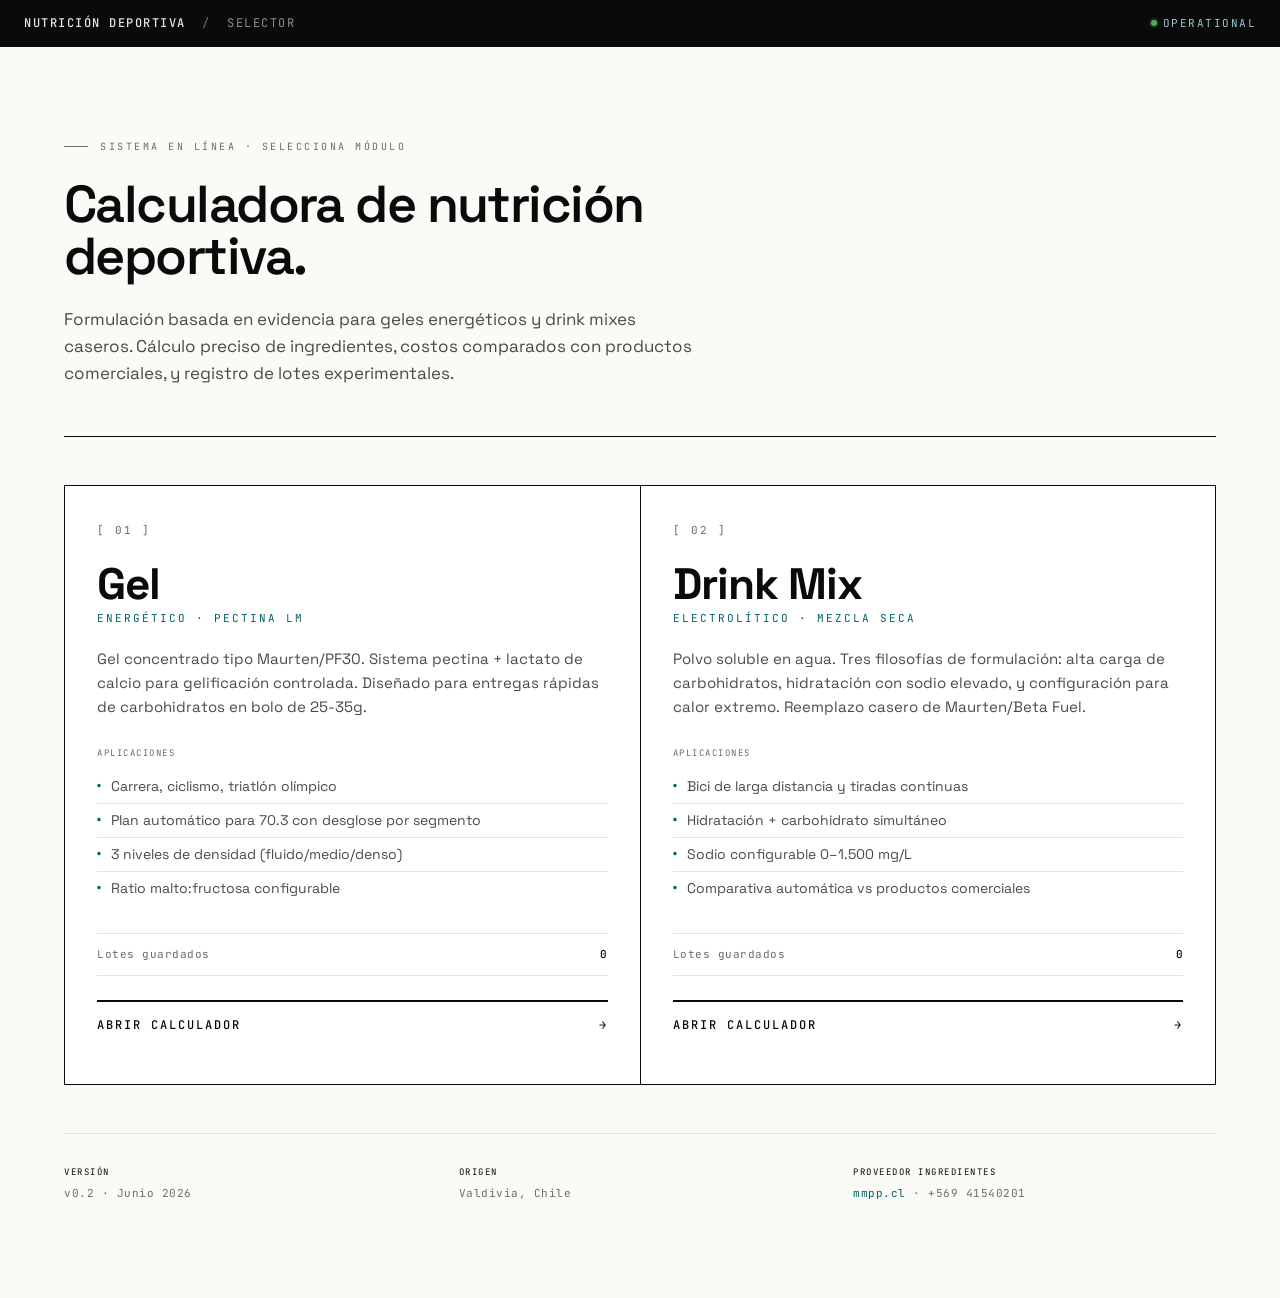
<file: index.html>
<!DOCTYPE html>
<html lang="es">
<head>
<meta charset="UTF-8">
<meta name="viewport" content="width=device-width, initial-scale=1.0">
<title>Nutrición Deportiva · Selector</title>
<link rel="preconnect" href="https://fonts.googleapis.com">
<link rel="preconnect" href="https://fonts.gstatic.com" crossorigin>
<link href="https://fonts.googleapis.com/css2?family=Space+Grotesk:wght@400;500;600;700&family=JetBrains+Mono:wght@400;500;600&display=swap" rel="stylesheet">
<link rel="stylesheet" href="styles.css">
<style>
  /* Selector-specific styles */
  .hero {
    padding: 60px 0 48px;
    border-bottom: 1px solid var(--ink);
    margin-bottom: 48px;
  }
  .hero .system-line {
    font-family: var(--font-mono);
    font-size: 10px;
    letter-spacing: 2.5px;
    text-transform: uppercase;
    color: var(--muted);
    margin-bottom: 24px;
    display: flex;
    align-items: center;
    gap: 12px;
  }
  .hero .system-line::before {
    content: "";
    display: inline-block;
    width: 24px; height: 1px;
    background: var(--muted);
  }
  .hero h1 {
    font-family: var(--font-sans);
    font-weight: 600;
    font-size: 52px;
    line-height: 1;
    letter-spacing: -0.03em;
    margin-bottom: 24px;
    max-width: 800px;
  }
  .hero p {
    font-size: 17px;
    color: var(--ink-soft);
    max-width: 640px;
    line-height: 1.6;
  }

  .selector-grid {
    display: grid;
    grid-template-columns: 1fr 1fr;
    gap: 1px;
    background: var(--ink);
    border: 1px solid var(--ink);
    margin-bottom: 48px;
  }
  .selector-card {
    background: var(--surface);
    padding: 36px 32px;
    text-decoration: none;
    color: var(--ink);
    display: flex;
    flex-direction: column;
    transition: background 0.15s;
    cursor: pointer;
    position: relative;
  }
  .selector-card:hover {
    background: #F4F2EB;
  }
  .selector-card .num {
    font-family: var(--font-mono);
    font-size: 11px;
    letter-spacing: 2px;
    color: var(--muted);
    margin-bottom: 24px;
  }
  .selector-card h2 {
    font-family: var(--font-sans);
    font-weight: 700;
    font-size: 44px;
    letter-spacing: -0.02em;
    line-height: 1;
    margin-bottom: 4px;
  }
  .selector-card .subtitle {
    font-family: var(--font-mono);
    font-size: 11px;
    letter-spacing: 2px;
    text-transform: uppercase;
    color: var(--accent);
    margin-bottom: 20px;
  }
  .selector-card .desc {
    font-size: 15px;
    color: var(--ink-soft);
    line-height: 1.6;
    margin-bottom: 28px;
  }
  .selector-card .features-label {
    font-family: var(--font-mono);
    font-size: 9px;
    letter-spacing: 1.5px;
    text-transform: uppercase;
    color: var(--muted);
    margin-bottom: 10px;
  }
  .selector-card ul {
    list-style: none;
    margin-bottom: 28px;
  }
  .selector-card li {
    padding: 6px 0;
    font-size: 14px;
    color: var(--ink-soft);
    border-bottom: 1px solid var(--hairline);
    display: flex;
    align-items: baseline;
    gap: 10px;
  }
  .selector-card li:last-child { border-bottom: none; }
  .selector-card li::before {
    content: "·";
    color: var(--accent);
    font-weight: bold;
    font-size: 18px;
    line-height: 1;
  }
  .selector-card .meta-row {
    display: flex;
    justify-content: space-between;
    padding: 12px 0;
    border-top: 1px solid var(--hairline);
    border-bottom: 1px solid var(--hairline);
    font-family: var(--font-mono);
    font-size: 11px;
    color: var(--muted);
    margin-bottom: 24px;
    letter-spacing: 0.5px;
  }
  .selector-card .meta-row strong {
    color: var(--ink);
    font-weight: 500;
  }
  .selector-card .cta {
    margin-top: auto;
    padding: 14px 0;
    border-top: 2px solid var(--ink);
    font-family: var(--font-mono);
    font-size: 12px;
    letter-spacing: 2px;
    text-transform: uppercase;
    font-weight: 500;
    display: flex;
    justify-content: space-between;
    align-items: center;
  }
  .selector-card .cta .arrow {
    transition: transform 0.2s;
  }
  .selector-card:hover .cta .arrow {
    transform: translateX(4px);
  }

  .footer-info {
    padding: 32px 0 16px;
    border-top: 1px solid var(--hairline);
    display: grid;
    grid-template-columns: repeat(3, 1fr);
    gap: 32px;
    font-family: var(--font-mono);
    font-size: 11px;
    color: var(--muted);
    letter-spacing: 0.5px;
  }
  .footer-info .label {
    font-size: 9px;
    letter-spacing: 1.5px;
    text-transform: uppercase;
    color: var(--ink);
    margin-bottom: 6px;
    display: block;
  }
  .footer-info a {
    color: var(--accent);
    text-decoration: none;
  }
  .footer-info a:hover { text-decoration: underline; }

  @media (max-width: 800px) {
    .hero h1 { font-size: 36px; }
    .hero { padding: 40px 0 32px; margin-bottom: 32px; }
    .selector-grid { grid-template-columns: 1fr; }
    .selector-card h2 { font-size: 36px; }
    .footer-info { grid-template-columns: 1fr; gap: 20px; }
  }
</style>
</head>
<body>

<header>
  <div class="brand">
    <span>Nutrición Deportiva</span>
    <span class="sep">/</span>
    <span class="sub">Selector</span>
  </div>
  <div class="status">
    <span class="dot"></span>
    <span>Operational</span>
  </div>
</header>

<main>

  <section class="hero">
    <div class="system-line">Sistema en línea · Selecciona módulo</div>
    <h1>Calculadora de nutrición deportiva.</h1>
    <p>Formulación basada en evidencia para geles energéticos y drink mixes caseros. Cálculo preciso de ingredientes, costos comparados con productos comerciales, y registro de lotes experimentales.</p>
  </section>

  <section class="selector-grid">

    <a href="gel.html" class="selector-card">
      <div class="num">[ 01 ]</div>
      <h2>Gel</h2>
      <div class="subtitle">Energético · Pectina LM</div>
      <div class="desc">Gel concentrado tipo Maurten/PF30. Sistema pectina + lactato de calcio para gelificación controlada. Diseñado para entregas rápidas de carbohidratos en bolo de 25-35g.</div>

      <div class="features-label">Aplicaciones</div>
      <ul>
        <li>Carrera, ciclismo, triatlón olímpico</li>
        <li>Plan automático para 70.3 con desglose por segmento</li>
        <li>3 niveles de densidad (fluido/medio/denso)</li>
        <li>Ratio malto:fructosa configurable</li>
      </ul>

      <div class="meta-row">
        <span>Lotes guardados</span>
        <strong id="gelBatchCount">0</strong>
      </div>

      <div class="cta">
        <span>Abrir calculador</span>
        <span class="arrow">→</span>
      </div>
    </a>

    <a href="drinkmix.html" class="selector-card">
      <div class="num">[ 02 ]</div>
      <h2>Drink Mix</h2>
      <div class="subtitle">Electrolítico · Mezcla seca</div>
      <div class="desc">Polvo soluble en agua. Tres filosofías de formulación: alta carga de carbohidratos, hidratación con sodio elevado, y configuración para calor extremo. Reemplazo casero de Maurten/Beta Fuel.</div>

      <div class="features-label">Aplicaciones</div>
      <ul>
        <li>Bici de larga distancia y tiradas continuas</li>
        <li>Hidratación + carbohidrato simultáneo</li>
        <li>Sodio configurable 0–1.500 mg/L</li>
        <li>Comparativa automática vs productos comerciales</li>
      </ul>

      <div class="meta-row">
        <span>Lotes guardados</span>
        <strong id="dmBatchCount">0</strong>
      </div>

      <div class="cta">
        <span>Abrir calculador</span>
        <span class="arrow">→</span>
      </div>
    </a>

  </section>

  <div class="footer-info">
    <div>
      <span class="label">Versión</span>
      v0.2 · Junio 2026
    </div>
    <div>
      <span class="label">Origen</span>
      Valdivia, Chile
    </div>
    <div>
      <span class="label">Proveedor ingredientes</span>
      <a href="https://mmpp.cl" target="_blank" rel="noopener">mmpp.cl</a> · +569 41540201
    </div>
  </div>

</main>

<script>
// Read batch counts from localStorage and display
try {
  const gelBatches = JSON.parse(localStorage.getItem('gel_batches') || '[]');
  const dmBatches = JSON.parse(localStorage.getItem('dm_batches') || '[]');
  document.getElementById('gelBatchCount').textContent = gelBatches.length;
  document.getElementById('dmBatchCount').textContent = dmBatches.length;
} catch (e) {}
</script>

</body>
</html>
</file>
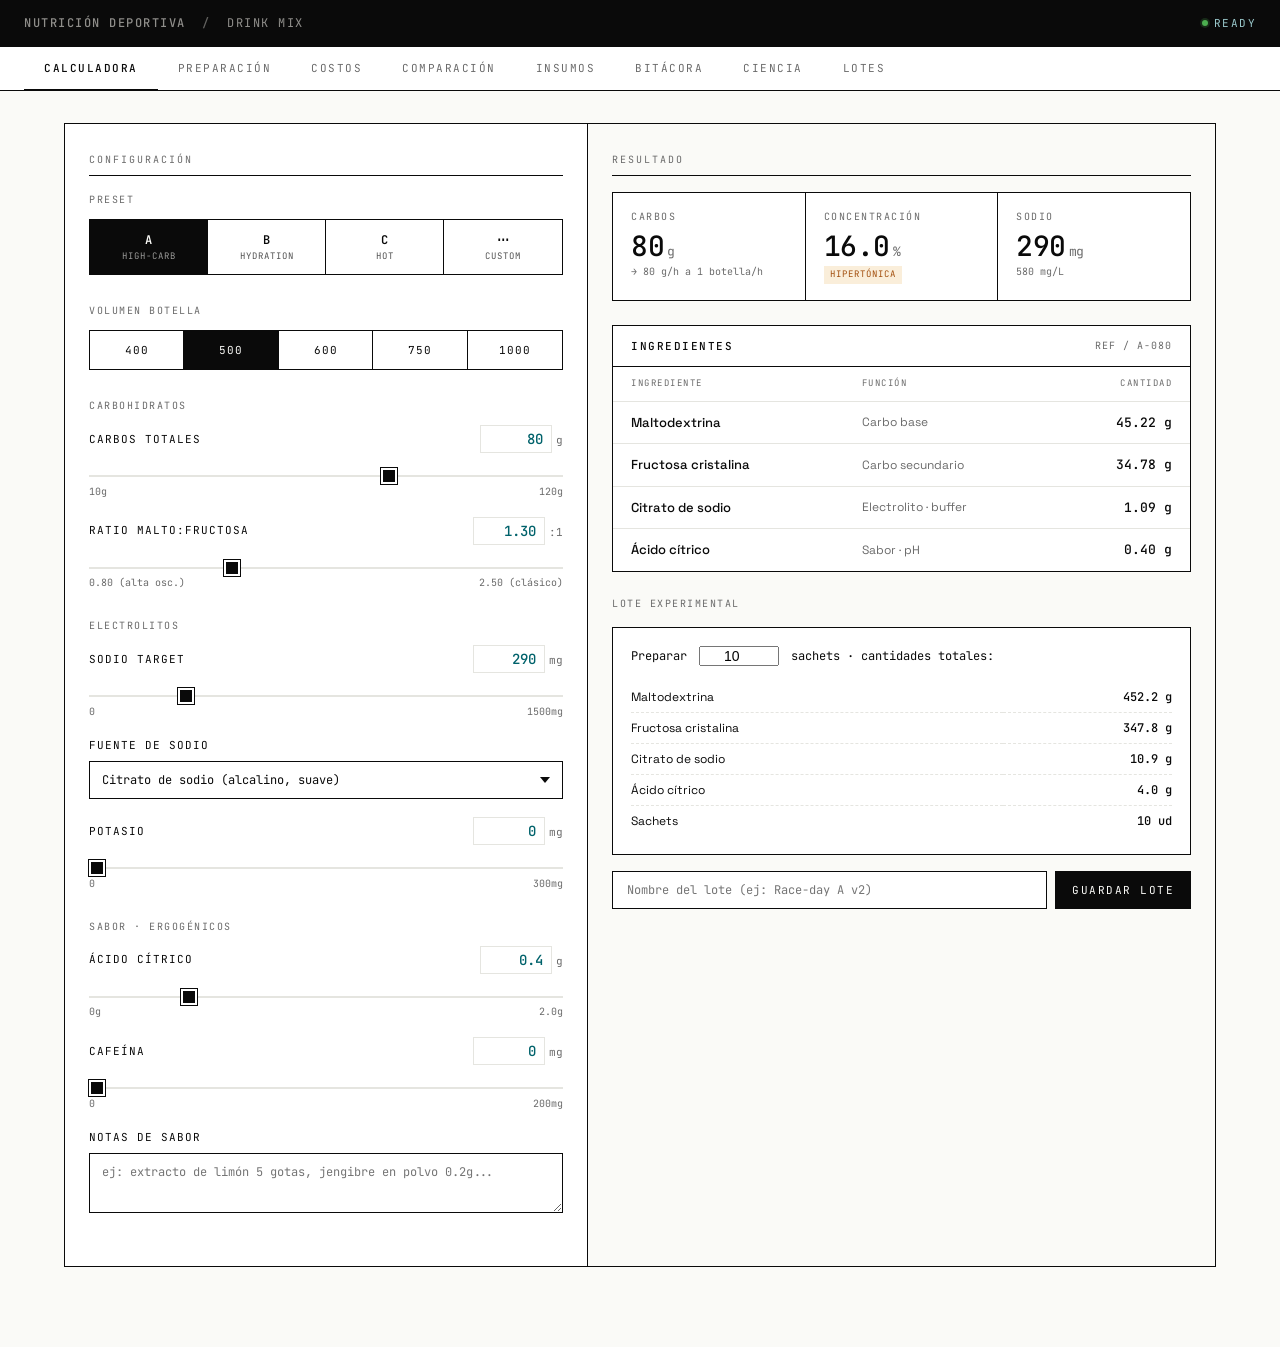
<file: drinkmix.html>
<!DOCTYPE html>
<html lang="es">
<head>
<meta charset="UTF-8">
<meta name="viewport" content="width=device-width, initial-scale=1.0">
<title>Drink Mix · Calculador</title>
<link rel="preconnect" href="https://fonts.googleapis.com">
<link rel="preconnect" href="https://fonts.gstatic.com" crossorigin>
<link href="https://fonts.googleapis.com/css2?family=Space+Grotesk:wght@400;500;600;700&family=JetBrains+Mono:wght@400;500;600&display=swap" rel="stylesheet">
<link rel="stylesheet" href="styles.css">
</head>
<body>

<header>
  <div class="brand">
    <a href="index.html">Nutrición Deportiva</a>
    <span class="sep">/</span>
    <span class="sub">Drink Mix</span>
  </div>
  <div class="status">
    <span class="dot"></span>
    <span>Ready</span>
  </div>
</header>

<nav class="tabs">
  <button class="tab-btn active" data-tab="calc">Calculadora</button>
  <button class="tab-btn" data-tab="prep">Preparación</button>
  <button class="tab-btn" data-tab="costos">Costos</button>
  <button class="tab-btn" data-tab="comparacion">Comparación</button>
  <button class="tab-btn" data-tab="insumos">Insumos</button>
  <button class="tab-btn" data-tab="bitacora">Bitácora</button>
  <button class="tab-btn" data-tab="science">Ciencia</button>
  <button class="tab-btn" data-tab="batches">Lotes <span id="batchCount" style="opacity:0.5;"></span></button>
</nav>

<main>

  <!-- ============ CALCULADORA ============ -->
  <section class="panel active" id="panel-calc">
    <div class="calc-grid">

      <!-- LEFT: INPUTS -->
      <div class="calc-side">
        <div class="section-title">Configuración</div>

        <div class="subsection-label">Preset</div>
        <div class="btn-group cols-4">
          <button class="group-btn active" data-preset="A">
            <span class="label">A</span>
            <span class="desc">High-carb</span>
          </button>
          <button class="group-btn" data-preset="B">
            <span class="label">B</span>
            <span class="desc">Hydration</span>
          </button>
          <button class="group-btn" data-preset="C">
            <span class="label">C</span>
            <span class="desc">Hot</span>
          </button>
          <button class="group-btn" data-preset="custom">
            <span class="label">⋯</span>
            <span class="desc">Custom</span>
          </button>
        </div>

        <div class="subsection">
          <div class="subsection-label">Volumen botella</div>
          <div class="btn-group cols-5">
            <button class="group-btn volume-btn" data-volume="400">400</button>
            <button class="group-btn volume-btn active" data-volume="500">500</button>
            <button class="group-btn volume-btn" data-volume="600">600</button>
            <button class="group-btn volume-btn" data-volume="750">750</button>
            <button class="group-btn volume-btn" data-volume="1000">1000</button>
          </div>
        </div>

        <div class="subsection">
          <div class="subsection-label">Carbohidratos</div>

          <div class="slider-row">
            <div class="slider-header">
              <span class="slider-label">Carbos totales</span>
              <div class="slider-value-edit">
                <input type="number" id="carbs_input" class="value-input" value="80" min="10" max="120" step="1">
                <span class="unit">g</span>
              </div>
            </div>
            <input type="range" id="carbs" min="10" max="120" step="1" value="80">
            <div class="slider-bounds"><span>10g</span><span>120g</span></div>
          </div>

          <div class="slider-row">
            <div class="slider-header">
              <span class="slider-label">Ratio malto:fructosa</span>
              <div class="slider-value-edit">
                <input type="number" id="ratio_input" class="value-input" value="1.30" min="0.80" max="2.50" step="0.05">
                <span class="unit">:1</span>
              </div>
            </div>
            <input type="range" id="ratio" min="0.80" max="2.50" step="0.05" value="1.30">
            <div class="slider-bounds"><span>0.80 (alta osc.)</span><span>2.50 (clásico)</span></div>
          </div>
        </div>

        <div class="subsection">
          <div class="subsection-label">Electrolitos</div>

          <div class="slider-row">
            <div class="slider-header">
              <span class="slider-label">Sodio target</span>
              <div class="slider-value-edit">
                <input type="number" id="sodium_input" class="value-input" value="290" min="0" max="1500" step="10">
                <span class="unit">mg</span>
              </div>
            </div>
            <input type="range" id="sodium" min="0" max="1500" step="10" value="290">
            <div class="slider-bounds"><span>0</span><span>1500mg</span></div>
          </div>

          <div class="slider-row">
            <div class="slider-header">
              <span class="slider-label">Fuente de sodio</span>
            </div>
            <select id="sodiumSource">
              <option value="citrate">Citrato de sodio (alcalino, suave)</option>
              <option value="chloride">Cloruro de sodio (sal de mesa)</option>
              <option value="mix">Mezcla 50/50</option>
            </select>
          </div>

          <div class="slider-row">
            <div class="slider-header">
              <span class="slider-label">Potasio</span>
              <div class="slider-value-edit">
                <input type="number" id="potassium_input" class="value-input" value="0" min="0" max="300" step="5">
                <span class="unit">mg</span>
              </div>
            </div>
            <input type="range" id="potassium" min="0" max="300" step="5" value="0">
            <div class="slider-bounds"><span>0</span><span>300mg</span></div>
          </div>
        </div>

        <div class="subsection">
          <div class="subsection-label">Sabor · ergogénicos</div>

          <div class="slider-row">
            <div class="slider-header">
              <span class="slider-label">Ácido cítrico</span>
              <div class="slider-value-edit">
                <input type="number" id="citric_input" class="value-input" value="0.4" min="0" max="2.0" step="0.1">
                <span class="unit">g</span>
              </div>
            </div>
            <input type="range" id="citric" min="0" max="2.0" step="0.1" value="0.4">
            <div class="slider-bounds"><span>0g</span><span>2.0g</span></div>
          </div>

          <div class="slider-row">
            <div class="slider-header">
              <span class="slider-label">Cafeína</span>
              <div class="slider-value-edit">
                <input type="number" id="caffeine_input" class="value-input" value="0" min="0" max="200" step="5">
                <span class="unit">mg</span>
              </div>
            </div>
            <input type="range" id="caffeine" min="0" max="200" step="5" value="0">
            <div class="slider-bounds"><span>0</span><span>200mg</span></div>
          </div>

          <div class="slider-row" style="margin-top:14px;">
            <div class="slider-header">
              <span class="slider-label">Notas de sabor</span>
            </div>
            <textarea id="notes" placeholder="ej: extracto de limón 5 gotas, jengibre en polvo 0.2g..."></textarea>
          </div>
        </div>
      </div>

      <!-- RIGHT: OUTPUTS -->
      <div class="calc-side outputs">
        <div class="section-title">Resultado</div>

        <div class="stats-grid cols-3">
          <div class="stat-card">
            <div class="stat-label">Carbos</div>
            <div class="stat-value"><span id="outCarbs">80</span><span class="stat-unit">g</span></div>
            <div class="stat-sub" id="outCarbHr">→ 80 g/h a 1 botella/h</div>
          </div>
          <div class="stat-card">
            <div class="stat-label">Concentración</div>
            <div class="stat-value"><span id="outConc">16.0</span><span class="stat-unit">%</span></div>
            <div id="concTag"><span class="stat-tag warn">Hipertónica</span></div>
          </div>
          <div class="stat-card">
            <div class="stat-label">Sodio</div>
            <div class="stat-value"><span id="outSod">290</span><span class="stat-unit">mg</span></div>
            <div class="stat-sub"><span id="outSodL">580</span> mg/L</div>
          </div>
        </div>

        <div class="table-wrap" style="margin-top: 20px;">
          <div class="table-header">
            <span class="table-title">Ingredientes</span>
            <span class="table-ref" id="recipeRef">REF / A-080</span>
          </div>
          <table>
            <thead>
              <tr>
                <th>Ingrediente</th>
                <th>Función</th>
                <th class="right">Cantidad</th>
              </tr>
            </thead>
            <tbody id="ingredientsBody"></tbody>
          </table>
        </div>

        <div class="subsection-label">Lote experimental</div>
        <div class="lote-section">
          <div class="lote-header">
            <span style="font-family: var(--font-mono); font-size: 12px;">Preparar</span>
            <input type="number" id="loteN" class="lote-input" value="10" min="1" max="500">
            <span style="font-family: var(--font-mono); font-size: 12px;">sachets · cantidades totales:</span>
          </div>
          <table class="lote-table" id="loteTable"></table>
        </div>

        <div class="actions">
          <input type="text" id="batchName" placeholder="Nombre del lote (ej: Race-day A v2)" style="flex:1; padding: 10px 14px;">
          <button class="btn" id="saveBatch">Guardar lote</button>
        </div>
      </div>
    </div>
  </section>

  <!-- ============ PREPARACIÓN ============ -->
  <section class="panel" id="panel-prep">
    <div style="margin-bottom: 24px;">
      <h2 style="font-size: 24px; font-weight: 600; margin-bottom: 8px;">Preparación de drink mix</h2>
      <p style="color: var(--ink-soft); font-size: 14px;">El drink mix es producto seco. No tiene gelificación que controlar — lo único crítico es la homogeneidad de la mezcla. Si las sales se segregan al fondo del lote, los sachets quedan inconsistentes.</p>
    </div>

    <div class="prep-step">
      <div class="step-num">01</div>
      <div class="step-body">
        <div class="step-title">Pesar ingredientes</div>
        <p>Pesar cada ingrediente con balanza de 0,1g de precisión. Las sales (sodio, potasio, ácido cítrico) son las que más cuidado requieren — diferencias de 0,2g cambian el sodio total significativamente.</p>
        <p><strong>Sin balanza de precisión:</strong> no improvises. Compra una de joyería ($15-25k en MercadoLibre Chile). Es la inversión más rentable del proyecto.</p>
      </div>
    </div>

    <div class="prep-step">
      <div class="step-num">02</div>
      <div class="step-body">
        <div class="step-title">Mezcla en seco</div>
        <p>Combinar todos los ingredientes en un recipiente seco. Tapar y agitar enérgicamente durante <strong>2 minutos mínimo</strong>. Romper grumos visibles con cuchara seca.</p>
        <p>Para múltiples sachets, mezclar primero el total y luego dosificar. La homogeneidad del lote completo es más fiable que mezclar sachet por sachet.</p>
        <div class="step-note warn">⚠ Las sales pueden migrar al fondo por densidad. Si el lote queda guardado, agitar de nuevo antes de dosificar.</div>
      </div>
    </div>

    <div class="prep-step">
      <div class="step-num">03</div>
      <div class="step-body">
        <div class="step-title">Envasar</div>
        <p>Dosificar en sachets individuales o en tarro con scoop calibrado. Los sachets son más prácticos en carrera (no hay que medir), pero el tarro multidosis ahorra plástico para entrenamientos.</p>
        <p>Si vas a tarro: pesar y marcar el scoop exacto para una dosis. No confíes en "una cucharada" — varía mucho.</p>
      </div>
    </div>

    <div class="prep-step">
      <div class="step-num">04</div>
      <div class="step-body">
        <div class="step-title">Uso en botella</div>
        <p>Vaciar sachet en botella con el volumen correspondiente de agua fría. Agitar enérgicamente durante <strong>30 segundos</strong>. La maltodextrina demora unos segundos en hidratarse — si quedan grumos, agitar más.</p>
        <p>El producto se mantiene homogéneo 4-6 horas. Para tiradas largas, agitar la botella cada hora.</p>
        <div class="step-note">Tip: agua fría disuelve más rápido y mejora la palatabilidad. Con calor (&gt;20°C) puede ser menos refrescante.</div>
      </div>
    </div>
  </section>

  <!-- ============ COSTOS ============ -->
  <section class="panel" id="panel-costos">
    <div style="margin-bottom: 24px;">
      <h2 style="font-size: 24px; font-weight: 600; margin-bottom: 8px;">Costos del drink mix</h2>
      <p style="color: var(--ink-soft); font-size: 14px;">Desglose de costo por insumo de tu receta actual.</p>
    </div>

    <div class="stats-grid" style="grid-template-columns: 1fr; max-width: 260px;">
      <div class="stat-card">
        <div class="stat-label">Costo unidad</div>
        <div class="stat-value">$<span id="costOutCost">605</span><span class="stat-unit">CLP</span></div>
        <div class="stat-sub">solo ingredientes</div>
      </div>
    </div>

    <div class="table-wrap">
      <div class="table-header">
        <span class="table-title">Desglose de costo (1 sachet)</span>
      </div>
      <table>
        <thead>
          <tr>
            <th>Insumo</th>
            <th class="right">Cantidad</th>
            <th class="right">Precio/g</th>
            <th class="right">Subtotal</th>
          </tr>
        </thead>
        <tbody id="costBreakdownBody"></tbody>
      </table>
    </div>
    <div class="prices-footnote">Precios de referencia · mmpp.cl, actualizado jul-2026. <span class="price-note">Cloruro de sodio: no vendido en mmpp.cl, precio referencial sin verificar.</span></div>

    <div class="lote-cost-line">
      <span class="label">Costo lote actual (<span id="loteCostN">10</span> sachets)</span>
      <span class="value">$<span id="loteCost">6050</span> CLP</span>
    </div>
  </section>

  <!-- ============ COMPARACIÓN ============ -->
  <section class="panel" id="panel-comparacion">
    <div style="margin-bottom: 24px;">
      <h2 style="font-size: 24px; font-weight: 600; margin-bottom: 8px;">Comparación de precios</h2>
      <p style="color: var(--ink-soft); font-size: 14px;">Zona de experimentación: agrega hasta 5 productos comerciales con el precio que tú ingreses (ej: 1 sachet individual) y compáralos contra tu costo por sachet actual.</p>
    </div>

    <form class="comparison-form" id="comparisonForm">
      <input type="text" id="cmpName" placeholder="Nombre (ej: Maurten Drink Mix 320)">
      <input type="number" id="cmpPrice" placeholder="Precio CLP" min="0" step="1">
      <button type="submit" class="btn">Agregar</button>
    </form>
    <div class="prices-footnote" id="cmpLimitNote" style="display:none;">Máximo 5 productos · elimina uno para agregar otro.</div>

    <div id="comparisonList"></div>
  </section>

  <!-- ============ INSUMOS ============ -->
  <section class="panel" id="panel-insumos">
    <div style="margin-bottom: 24px;">
      <h2 style="font-size: 24px; font-weight: 600; margin-bottom: 8px;">Lista de precios de insumos</h2>
      <p style="color: var(--ink-soft); font-size: 14px;">Precio de referencia por presentación de cada materia prima, según mmpp.cl (actualizado jul-2026). Se comparte con la calculadora de gel.</p>
    </div>

    <div class="table-wrap">
      <table>
        <thead>
          <tr>
            <th>Insumo</th>
            <th class="right">Presentación</th>
            <th class="right">Precio presentación</th>
            <th class="right">Precio/g</th>
            <th>Fuente</th>
          </tr>
        </thead>
        <tbody id="insumosBody"></tbody>
      </table>
    </div>
  </section>

  <!-- ============ BITÁCORA ============ -->
  <section class="panel" id="panel-bitacora">
    <div style="margin-bottom: 24px;">
      <h2 style="font-size: 24px; font-weight: 600; margin-bottom: 8px;">Bitácora</h2>
      <p style="color: var(--ink-soft); font-size: 14px;">Notas de entrenamiento y carrera. Se comparte con la calculadora de gel.</p>
    </div>

    <form class="bitacora-form" id="bitacoraForm">
      <div>
        <span class="field-label">Fecha</span>
        <input type="date" id="bitacoraDate">
      </div>
      <div>
        <span class="field-label">Vincular a lote (opcional)</span>
        <select id="bitacoraBatch"></select>
      </div>
      <div class="full-row">
        <div>
          <span class="field-label">Nota</span>
          <textarea id="bitacoraText" placeholder="ej: drink mix preset B en calor, buena tolerancia, sabor muy salado..."></textarea>
        </div>
      </div>
      <div class="full-row" style="justify-content:flex-end;">
        <button type="submit" class="btn">Guardar nota</button>
      </div>
    </form>

    <div id="bitacoraList"></div>
  </section>

  <!-- ============ CIENCIA ============ -->
  <section class="panel" id="panel-science">
    <div style="margin-bottom: 24px;">
      <h2 style="font-size: 24px; font-weight: 600; margin-bottom: 8px;">Ciencia del drink mix</h2>
      <p style="color: var(--ink-soft); font-size: 14px;">Lo esencial para entender qué estás haciendo y por qué.</p>
    </div>

    <div class="tips-grid">

      <div class="tip-card">
        <h3>Osmolalidad</h3>
        <p>La <strong>osmolalidad</strong> controla el vaciamiento gástrico. Hipotónica (&lt;280) vacía rápido pero entrega poco carbo. Hipertónica (&gt;300) entrega más carbo pero vacía más lento.</p>
        <p>El "límite del 6-8%" que dicen los libros viejos era cierto con <strong>glucosa pura</strong>. La maltodextrina, al ser polímero, contribuye mucho menos a la osmolalidad. Por eso se puede llegar al 14-16% con malto+fructosa sin destruir el estómago.</p>
      </div>

      <div class="tip-card">
        <h3>Dual transport</h3>
        <p><strong>SGLT1</strong> absorbe glucosa/maltodextrina hasta ~60 g/h. <strong>GLUT5</strong> absorbe fructosa adicional (~30-40 g/h).</p>
        <p>La combinación supera el límite de un solo transportador. Para drink mix de alta concentración, el ratio óptimo es <code>1:0.8</code>, no 2:1. Más fructosa proporcional = mejor oxidación cuando empujas &gt;90 g/h.</p>
      </div>

      <div class="tip-card">
        <h3>El mito del hidrogel</h3>
        <p>El <strong>"hidrogel"</strong> de Maurten es 80% marketing. La premisa es que el alginato forma un gel en el estómago y reduce el impacto osmótico. Pero múltiples estudios (Baur 2019, King 2020) no encontraron diferencia vs solución control con misma composición.</p>
        <p>Maurten funciona porque la <strong>fórmula es buena</strong>, no por el hidrogel. No vale la pena replicarlo.</p>
      </div>

      <div class="tip-card">
        <h3>Sodio: el variable individual</h3>
        <p>Pérdidas de sodio en sudor: <strong>200-2.000 mg/L</strong>. La mayoría está entre 500-1.000 mg/L.</p>
        <p>Clima fresco: 400-600 mg Na/L. Calor: 700-1.000. Ultra/calor extremo: hasta 1.500. Sin test de sudor, empieza en el rango medio y ajusta por sensación (calambres, sed, niebla cognitiva).</p>
      </div>

      <div class="tip-card">
        <h3>Citrato vs Cloruro</h3>
        <p><strong>Citrato de sodio:</strong> alcalinizante, buffer de pH, sabor menos salado. Aporta ~267 mg Na/g.</p>
        <p><strong>Cloruro de sodio:</strong> sal de mesa pura. Más sodio por gramo (~394 mg/g) pero sabor más agresivo. Más barato.</p>
        <p>La mezcla 50/50 da el mejor balance sabor/concentración para entrenamientos largos.</p>
      </div>

      <div class="tip-card">
        <h3>Cuándo entrenar con cuál</h3>
        <p><strong>Preset A (high-carb):</strong> entrenamientos largos en bici donde quieres maximizar carbo. Requiere gut training.</p>
        <p><strong>Preset B (hydration):</strong> sesiones cortas-medias, complemento de geles, días calurosos sin esfuerzo extremo.</p>
        <p><strong>Preset C (hot):</strong> días &gt;25°C, sudoración alta, simulaciones de carrera en calor.</p>
      </div>

      <div class="tip-card">
        <h3>Gut training</h3>
        <p>La tolerancia a alta concentración se entrena. El intestino se adapta a procesar más carbos con exposición repetida.</p>
        <p>Para empujar &gt;80 g/h con drink mix: <strong>8-10 semanas</strong> de adaptación. Empieza al 8-10% concentración y sube 2% cada 2 semanas. Mínimo 2 sesiones/semana con carga.</p>
      </div>

      <div class="tip-card">
        <h3>Drink mix vs gel</h3>
        <p>En bici, drink mix de alta concentración puede reemplazar geles si tienes la tolerancia. Más simple, menos sachets que abrir.</p>
        <p>En carrera, los geles funcionan mejor (menos volumen en estómago, menos sloshing). Drink mix en carrera solo si vas con cinturón de hidratación.</p>
      </div>

    </div>
  </section>

  <!-- ============ LOTES ============ -->
  <section class="panel" id="panel-batches">
    <div style="margin-bottom: 24px; display: flex; justify-content: space-between; align-items: center;">
      <div>
        <h2 style="font-size: 24px; font-weight: 600; margin-bottom: 4px;">Lotes guardados</h2>
        <p style="color: var(--ink-soft); font-size: 14px;">Registra tus experimentos. Compara dos lotes lado a lado.</p>
      </div>
    </div>

    <div class="compare-bar" id="compareBar" style="display:none;">
      <span id="compareBarText">Selecciona 2 lotes para comparar</span>
      <div>
        <button id="compareBtn" disabled>Comparar</button>
        <button id="cancelCompare" style="margin-left:8px;">Cancelar</button>
      </div>
    </div>

    <div id="compareView"></div>

    <div id="batchesList"></div>
  </section>

</main>

<div class="toast" id="toast">Lote guardado</div>

<script src="shared.js"></script>
<script>
// ============ CONSTANTS ============
const PRESETS = {
  A: { name: 'High-carb', volume: 500, carbs: 80, ratio: 1.30, sodium: 290, sodiumSource: 'citrate', potassium: 0, citric: 0.4, caffeine: 0 },
  B: { name: 'Hydration', volume: 500, carbs: 28, ratio: 1.80, sodium: 665, sodiumSource: 'mix', potassium: 115, citric: 0.3, caffeine: 0 },
  C: { name: 'Hot', volume: 500, carbs: 50, ratio: 1.30, sodium: 800, sodiumSource: 'mix', potassium: 150, citric: 0.3, caffeine: 0 }
};

const NA_PER_G = { citrate: 267, chloride: 394, mix: 330 };
const K_PER_G = 381;

// Precios de insumos: ver PRICES en shared.js (mmpp.cl)
// Comparación con productos comerciales: ver pestaña Comparación (manual, ver DM_COMPARISON_SEED más abajo)

let state = {
  preset: 'A',
  volume: 500,
  carbs: 80,
  ratio: 1.30,
  sodium: 290,
  sodiumSource: 'citrate',
  potassium: 0,
  citric: 0.4,
  caffeine: 0,
  notes: ''
};

let savedBatches = [];
let compareMode = false;
let selectedForCompare = [];
let comparisonCtl = null;
const DM_COMPARISON_SEED = [
  { id: 1, name: 'Maurten Drink Mix 320', price: 6500 },
  { id: 2, name: 'SiS Beta Fuel', price: 4500 },
  { id: 3, name: 'Precision PF 30', price: 3500 }
];

// ============ CALCULATION ============
function calculate() {
  const r = state.ratio;
  const malto = state.carbs * r / (r + 1);
  const fructose = state.carbs / (r + 1);

  let sodiumCitrateG = 0, sodiumChlorideG = 0;
  if (state.sodiumSource === 'citrate') {
    sodiumCitrateG = state.sodium / NA_PER_G.citrate;
  } else if (state.sodiumSource === 'chloride') {
    sodiumChlorideG = state.sodium / NA_PER_G.chloride;
  } else {
    sodiumCitrateG = (state.sodium / 2) / NA_PER_G.citrate;
    sodiumChlorideG = (state.sodium / 2) / NA_PER_G.chloride;
  }

  const potassiumCitrateG = state.potassium / K_PER_G;
  const citricG = state.citric;
  const caffeineG = state.caffeine / 1000;

  const concentration = (state.carbs / state.volume) * 100;
  const sodiumPerL = (state.sodium / state.volume) * 1000;

  const cost = Math.round(
    malto * PRICES.maltodextrin +
    fructose * PRICES.fructose +
    sodiumCitrateG * PRICES.sodiumCitrate +
    sodiumChlorideG * PRICES.sodiumChloride +
    potassiumCitrateG * PRICES.potassiumCitrate +
    citricG * PRICES.citricAcid +
    caffeineG * PRICES.caffeine
  );

  return { malto, fructose, sodiumCitrateG, sodiumChlorideG, potassiumCitrateG, citricG, caffeineG, concentration, sodiumPerL, cost };
}

function getTonicityClass(conc) {
  if (conc < 5.6) return { label: 'Hipotónica', cls: 'stat-tag' };
  if (conc <= 8) return { label: 'Isotónica', cls: 'stat-tag' };
  if (conc <= 12) return { label: 'Hipertónica leve', cls: 'stat-tag warn' };
  return { label: 'Hipertónica', cls: 'stat-tag warn' };
}

// ============ RENDER ============
function render() {
  const c = calculate();

  document.getElementById('outCarbs').textContent = state.carbs;
  document.getElementById('outConc').textContent = c.concentration.toFixed(1);
  document.getElementById('outSod').textContent = state.sodium;
  document.getElementById('outSodL').textContent = Math.round(c.sodiumPerL);

  const tonicity = getTonicityClass(c.concentration);
  document.getElementById('concTag').innerHTML = `<span class="${tonicity.cls}">${tonicity.label}</span>`;
  document.getElementById('outCarbHr').textContent = `→ ${state.carbs} g/h a 1 botella/h`;

  const presetCode = state.preset === 'custom' ? 'CUSTOM' : state.preset;
  document.getElementById('recipeRef').textContent = `REF / ${presetCode}-${String(state.carbs).padStart(3,'0')}`;

  // Ingredients table
  const rows = [];
  if (c.malto > 0) rows.push(['Maltodextrina', 'Carbo base', c.malto, 'g']);
  if (c.fructose > 0) rows.push(['Fructosa cristalina', 'Carbo secundario', c.fructose, 'g']);
  if (c.sodiumCitrateG > 0) rows.push(['Citrato de sodio', 'Electrolito · buffer', c.sodiumCitrateG, 'g']);
  if (c.sodiumChlorideG > 0) rows.push(['Cloruro de sodio', 'Electrolito', c.sodiumChlorideG, 'g']);
  if (c.potassiumCitrateG > 0) rows.push(['Citrato de potasio', 'Electrolito', c.potassiumCitrateG, 'g']);
  if (c.citricG > 0) rows.push(['Ácido cítrico', 'Sabor · pH', c.citricG, 'g']);
  if (c.caffeineG > 0) rows.push(['Cafeína anhidra', 'Ergogénico', state.caffeine, 'mg']);

  document.getElementById('ingredientsBody').innerHTML = rows.map(r => {
    const val = r[3] === 'mg' ? r[2].toFixed(0) : r[2].toFixed(2);
    return `<tr><td class="ingredient">${r[0]}</td><td class="role">${r[1]}</td><td class="num">${val} ${r[3]}</td></tr>`;
  }).join('');

  renderCosts(c);
  renderLote(c);
}

// ============ COSTOS (panel separado) ============
function renderCosts(c) {
  document.getElementById('costOutCost').textContent = c.cost.toLocaleString('es-CL');
  if (comparisonCtl) comparisonCtl.refreshSavings(c.cost);

  const breakdown = [];
  if (c.malto > 0) breakdown.push(['Maltodextrina', c.malto, PRICES.maltodextrin, false]);
  if (c.fructose > 0) breakdown.push(['Fructosa cristalina', c.fructose, PRICES.fructose, false]);
  if (c.sodiumCitrateG > 0) breakdown.push(['Citrato de sodio', c.sodiumCitrateG, PRICES.sodiumCitrate, false]);
  if (c.sodiumChlorideG > 0) breakdown.push(['Cloruro de sodio', c.sodiumChlorideG, PRICES.sodiumChloride, true]);
  if (c.potassiumCitrateG > 0) breakdown.push(['Citrato de potasio', c.potassiumCitrateG, PRICES.potassiumCitrate, false]);
  if (c.citricG > 0) breakdown.push(['Ácido cítrico', c.citricG, PRICES.citricAcid, false]);
  if (c.caffeineG > 0) breakdown.push(['Cafeína anhidra', c.caffeineG, PRICES.caffeine, false]);

  let rowsHtml = breakdown.map(([name, qty, price, unverified]) => `
    <tr>
      <td class="ingredient">${name}${unverified ? ' <span class="price-note">no verificado</span>' : ''}</td>
      <td class="num">${qty.toFixed(2)} g</td>
      <td class="num">$${price.toLocaleString('es-CL')}</td>
      <td class="num">$${Math.round(qty * price).toLocaleString('es-CL')}</td>
    </tr>`).join('');
  rowsHtml += `
    <tr class="cost-total-row">
      <td class="ingredient">Total</td>
      <td></td>
      <td></td>
      <td class="num">$${c.cost.toLocaleString('es-CL')}</td>
    </tr>`;
  document.getElementById('costBreakdownBody').innerHTML = rowsHtml;
}

function renderLote(c) {
  const n = parseInt(document.getElementById('loteN').value) || 1;
  const rows = [];
  if (c.malto > 0) rows.push(['Maltodextrina', c.malto * n, 'g']);
  if (c.fructose > 0) rows.push(['Fructosa cristalina', c.fructose * n, 'g']);
  if (c.sodiumCitrateG > 0) rows.push(['Citrato de sodio', c.sodiumCitrateG * n, 'g']);
  if (c.sodiumChlorideG > 0) rows.push(['Cloruro de sodio', c.sodiumChlorideG * n, 'g']);
  if (c.potassiumCitrateG > 0) rows.push(['Citrato de potasio', c.potassiumCitrateG * n, 'g']);
  if (c.citricG > 0) rows.push(['Ácido cítrico', c.citricG * n, 'g']);
  if (c.caffeineG > 0) rows.push(['Cafeína', state.caffeine * n, 'mg']);
  rows.push(['Sachets', n, 'ud']);

  document.getElementById('loteTable').innerHTML = rows.map(r => {
    const val = r[2] === 'mg' || r[2] === 'ud' ? r[1].toFixed(0) : r[1].toFixed(1);
    return `<tr><td>${r[0]}</td><td>${val} ${r[2]}</td></tr>`;
  }).join('');
  document.getElementById('loteCostN').textContent = n;
  document.getElementById('loteCost').textContent = (c.cost * n).toLocaleString('es-CL');
}

// ============ PRESET / VOLUME ============
function applyPreset(key) {
  if (key === 'custom') {
    state.preset = 'custom';
  } else {
    state = { ...state, ...PRESETS[key], preset: key, notes: state.notes };
  }
  syncInputsToState();
  document.querySelectorAll('[data-preset]').forEach(b => b.classList.toggle('active', b.dataset.preset === key));
  document.querySelectorAll('[data-volume]').forEach(b => b.classList.toggle('active', parseInt(b.dataset.volume) === state.volume));
  saveState();
  render();
}

function syncInputsToState() {
  const map = [
    ['carbs', state.carbs, 0],
    ['ratio', state.ratio, 2],
    ['sodium', state.sodium, 0],
    ['potassium', state.potassium, 0],
    ['citric', state.citric, 1],
    ['caffeine', state.caffeine, 0]
  ];
  map.forEach(([id, val, dec]) => {
    document.getElementById(id).value = val;
    document.getElementById(id + '_input').value = dec > 0 ? val.toFixed(dec) : val;
  });
  document.getElementById('sodiumSource').value = state.sodiumSource;
  document.getElementById('notes').value = state.notes;
}

function markCustomIfChanged() {
  const current = state.preset;
  if (current === 'custom') return;
  const p = PRESETS[current];
  if (!p) return;
  const keys = ['volume','carbs','ratio','sodium','sodiumSource','potassium','citric','caffeine'];
  for (const k of keys) {
    if (Math.abs((typeof state[k] === 'number' ? state[k] : 0) - (typeof p[k] === 'number' ? p[k] : 0)) > 0.001 && state[k] !== p[k]) {
      state.preset = 'custom';
      document.querySelectorAll('[data-preset]').forEach(b => b.classList.toggle('active', b.dataset.preset === 'custom'));
      return;
    }
  }
}

// ============ RANGE + INPUT BIND ============
function bindRangeInput(key, isFloat, decimals) {
  const range = document.getElementById(key);
  const input = document.getElementById(key + '_input');

  const update = (val, source) => {
    let v = isFloat ? parseFloat(val) : parseInt(val);
    if (isNaN(v)) return;
    const min = parseFloat(range.min);
    const max = parseFloat(range.max);
    if (v < min) v = min;
    if (v > max) v = max;
    state[key] = v;
    if (source !== 'range') range.value = v;
    if (source !== 'input') input.value = decimals > 0 ? v.toFixed(decimals) : v;
    markCustomIfChanged();
    saveState();
    render();
  };

  range.addEventListener('input', e => update(e.target.value, 'range'));
  input.addEventListener('input', e => {
    // Allow free typing without clamping mid-edit
    let v = isFloat ? parseFloat(e.target.value) : parseInt(e.target.value);
    if (isNaN(v)) return;
    state[key] = v;
    range.value = v;
    markCustomIfChanged();
    saveState();
    render();
  });
  input.addEventListener('blur', e => {
    let v = isFloat ? parseFloat(e.target.value) : parseInt(e.target.value);
    if (isNaN(v)) v = state[key];
    update(v, null);
  });
}

// ============ EVENTS ============
function attachEvents() {
  document.querySelectorAll('[data-preset]').forEach(btn => {
    btn.addEventListener('click', () => applyPreset(btn.dataset.preset));
  });
  document.querySelectorAll('[data-volume]').forEach(btn => {
    btn.addEventListener('click', () => {
      state.volume = parseInt(btn.dataset.volume);
      document.querySelectorAll('[data-volume]').forEach(b => b.classList.toggle('active', b === btn));
      markCustomIfChanged();
      saveState();
      render();
    });
  });

  bindRangeInput('carbs', false, 0);
  bindRangeInput('ratio', true, 2);
  bindRangeInput('sodium', false, 0);
  bindRangeInput('potassium', false, 0);
  bindRangeInput('citric', true, 1);
  bindRangeInput('caffeine', false, 0);

  document.getElementById('sodiumSource').addEventListener('change', e => {
    state.sodiumSource = e.target.value;
    markCustomIfChanged();
    saveState();
    render();
  });
  document.getElementById('notes').addEventListener('input', e => {
    state.notes = e.target.value;
    saveState();
  });
  document.getElementById('loteN').addEventListener('input', () => render());
  document.getElementById('saveBatch').addEventListener('click', saveBatch);
  document.querySelectorAll('.tab-btn').forEach(btn => {
    btn.addEventListener('click', () => switchTab(btn.dataset.tab));
  });
  document.getElementById('cancelCompare').addEventListener('click', () => {
    compareMode = false;
    selectedForCompare = [];
    document.getElementById('compareBar').style.display = 'none';
    document.getElementById('compareView').innerHTML = '';
    renderBatches();
  });
}

function switchTab(tab) {
  document.querySelectorAll('.tab-btn').forEach(b => b.classList.toggle('active', b.dataset.tab === tab));
  document.querySelectorAll('.panel').forEach(p => p.classList.toggle('active', p.id === `panel-${tab}`));
  if (tab === 'batches') renderBatches();
  if (tab === 'bitacora' && bitacoraCtl) bitacoraCtl.refreshBatches();
}

// ============ STORAGE ============
function saveState() {
  try { localStorage.setItem('dm_currentState', JSON.stringify(state)); } catch(e) {}
}
function loadState() {
  try {
    const s = localStorage.getItem('dm_currentState');
    if (s) state = { ...state, ...JSON.parse(s) };
  } catch(e) {}
}
function loadBatches() {
  try {
    const b = localStorage.getItem('dm_batches');
    if (b) savedBatches = JSON.parse(b);
  } catch(e) { savedBatches = []; }
  updateBatchCount();
}
function persistBatches() {
  try { localStorage.setItem('dm_batches', JSON.stringify(savedBatches)); } catch(e) {}
  updateBatchCount();
}
function updateBatchCount() {
  document.getElementById('batchCount').textContent = savedBatches.length > 0 ? `· ${savedBatches.length}` : '';
}
function saveBatch() {
  const nameInput = document.getElementById('batchName');
  const name = nameInput.value.trim() || `Lote ${savedBatches.length + 1}`;
  const c = calculate();
  savedBatches.unshift({
    id: Date.now(),
    name,
    state: { ...state },
    calc: { concentration: c.concentration, sodiumPerL: c.sodiumPerL, cost: c.cost },
    savedAt: new Date().toISOString()
  });
  persistBatches();
  nameInput.value = '';
  showToast(`Guardado: ${name}`);
}
function showToast(msg) {
  const t = document.getElementById('toast');
  t.textContent = msg;
  t.classList.add('show');
  setTimeout(() => t.classList.remove('show'), 2000);
}

// ============ BATCHES UI ============
function renderBatches() {
  const container = document.getElementById('batchesList');
  if (savedBatches.length === 0) {
    container.innerHTML = `<div class="empty-state"><p>Sin lotes guardados · Configura un lote en la calculadora y presiona "Guardar"</p></div>`;
    document.getElementById('compareBar').style.display = 'none';
    return;
  }

  container.innerHTML = savedBatches.map(b => {
    const presetLabel = b.state.preset === 'custom' ? 'CUSTOM' : b.state.preset;
    const checked = selectedForCompare.includes(b.id) ? 'checked' : '';
    return `
    <div class="saved-batch">
      <div class="batch-info">
        <h4>
          ${compareMode ? `<input type="checkbox" class="batch-checkbox" data-id="${b.id}" ${checked}>` : ''}
          <span class="batch-preset">${presetLabel}</span>
          ${b.name}
        </h4>
        <div class="batch-stats">${b.state.carbs}g carbos · ${b.state.volume}ml · ${b.calc.concentration.toFixed(1)}% · ${b.state.sodium}mg Na · $${b.calc.cost.toLocaleString('es-CL')} CLP</div>
        ${b.state.notes ? `<div class="batch-notes">${b.state.notes}</div>` : ''}
      </div>
      <div class="batch-actions">
        <button data-action="load" data-id="${b.id}">Cargar</button>
        <button data-action="delete" data-id="${b.id}" class="danger">Eliminar</button>
      </div>
    </div>`;
  }).join('');

  if (savedBatches.length >= 2) {
    const bar = document.getElementById('compareBar');
    bar.style.display = 'flex';
    document.getElementById('compareBarText').textContent = compareMode ?
      `${selectedForCompare.length} de 2 lotes seleccionados` :
      'Activa modo comparar para seleccionar 2 lotes';
    const cBtn = document.getElementById('compareBtn');
    cBtn.disabled = compareMode && selectedForCompare.length !== 2;
    cBtn.textContent = compareMode ? 'Comparar' : 'Activar modo comparar';
    cBtn.onclick = compareMode ? renderCompareView : () => { compareMode = true; renderBatches(); };
  }

  container.querySelectorAll('button[data-action]').forEach(btn => {
    btn.addEventListener('click', () => {
      const id = parseInt(btn.dataset.id);
      if (btn.dataset.action === 'load') loadBatch(id);
      else deleteBatch(id);
    });
  });
  container.querySelectorAll('.batch-checkbox').forEach(cb => {
    cb.addEventListener('change', () => {
      const id = parseInt(cb.dataset.id);
      if (cb.checked) {
        if (selectedForCompare.length >= 2) { cb.checked = false; showToast('Máximo 2 lotes'); return; }
        selectedForCompare.push(id);
      } else {
        selectedForCompare = selectedForCompare.filter(x => x !== id);
      }
      renderBatches();
    });
  });
}

function loadBatch(id) {
  const batch = savedBatches.find(b => b.id === id);
  if (!batch) return;
  state = { ...batch.state };
  syncInputsToState();
  document.querySelectorAll('[data-preset]').forEach(b => b.classList.toggle('active', b.dataset.preset === state.preset));
  document.querySelectorAll('[data-volume]').forEach(b => b.classList.toggle('active', parseInt(b.dataset.volume) === state.volume));
  saveState();
  render();
  switchTab('calc');
  showToast(`Cargado: ${batch.name}`);
}
function deleteBatch(id) {
  const batch = savedBatches.find(b => b.id === id);
  if (!batch) return;
  if (!confirm(`¿Eliminar "${batch.name}"?`)) return;
  savedBatches = savedBatches.filter(b => b.id !== id);
  selectedForCompare = selectedForCompare.filter(x => x !== id);
  persistBatches();
  renderBatches();
  showToast('Lote eliminado');
}

function renderCompareView() {
  if (selectedForCompare.length !== 2) return;
  const batches = selectedForCompare.map(id => savedBatches.find(b => b.id === id));
  const view = document.getElementById('compareView');
  view.innerHTML = `<div class="compare-view" style="grid-template-columns: 1fr 1fr;">
    ${batches.map(b => `
      <div class="compare-col">
        <h4>${b.name}</h4>
        <div class="meta">${b.state.preset.toUpperCase()} · ${new Date(b.savedAt).toLocaleDateString('es-CL')}</div>
        <table>
          <tr><th>Volumen</th><td class="num">${b.state.volume} ml</td></tr>
          <tr><th>Carbos</th><td class="num">${b.state.carbs} g</td></tr>
          <tr><th>Concentración</th><td class="num">${b.calc.concentration.toFixed(1)}%</td></tr>
          <tr><th>Ratio</th><td class="num">${b.state.ratio.toFixed(2)}:1</td></tr>
          <tr><th>Sodio</th><td class="num">${b.state.sodium} mg</td></tr>
          <tr><th>Sodio /L</th><td class="num">${Math.round(b.calc.sodiumPerL)} mg/L</td></tr>
          <tr><th>Potasio</th><td class="num">${b.state.potassium} mg</td></tr>
          <tr><th>Cafeína</th><td class="num">${b.state.caffeine} mg</td></tr>
          <tr><th>Costo</th><td class="num">$${b.calc.cost.toLocaleString('es-CL')}</td></tr>
        </table>
        ${b.state.notes ? `<div style="margin-top:12px;padding-top:12px;border-top:1px solid var(--hairline);font-size:12px;color:var(--ink-soft);"><strong>Notas:</strong> ${b.state.notes}</div>` : ''}
      </div>`).join('')}
  </div>`;
}

// ============ BITÁCORA INIT ============
let bitacoraCtl = null;
function initBitacora() {
  const dateEl = document.getElementById('bitacoraDate');
  dateEl.value = new Date().toLocaleDateString('en-CA');
  bitacoraCtl = renderBitacoraPanel({
    listEl: document.getElementById('bitacoraList'),
    formEl: document.getElementById('bitacoraForm'),
    dateEl,
    textEl: document.getElementById('bitacoraText'),
    batchSelectEl: document.getElementById('bitacoraBatch'),
    getBatches: () => savedBatches,
    toast: showToast
  });
}

// ============ COMPARACIÓN INIT ============
function initComparison() {
  comparisonCtl = renderComparisonPanel({
    storageKey: 'dm_comparisons',
    seed: DM_COMPARISON_SEED,
    listEl: document.getElementById('comparisonList'),
    formEl: document.getElementById('comparisonForm'),
    nameEl: document.getElementById('cmpName'),
    priceEl: document.getElementById('cmpPrice'),
    limitNoteEl: document.getElementById('cmpLimitNote')
  });
}

// ============ INIT ============
function init() {
  loadState();
  loadBatches();
  syncInputsToState();
  document.querySelectorAll('[data-preset]').forEach(b => b.classList.toggle('active', b.dataset.preset === state.preset));
  document.querySelectorAll('[data-volume]').forEach(b => b.classList.toggle('active', parseInt(b.dataset.volume) === state.volume));
  attachEvents();
  initComparison();
  initBitacora();
  renderInsumosTable('insumosBody');
  render();
}
init();
</script>

</body>
</html>
</file>
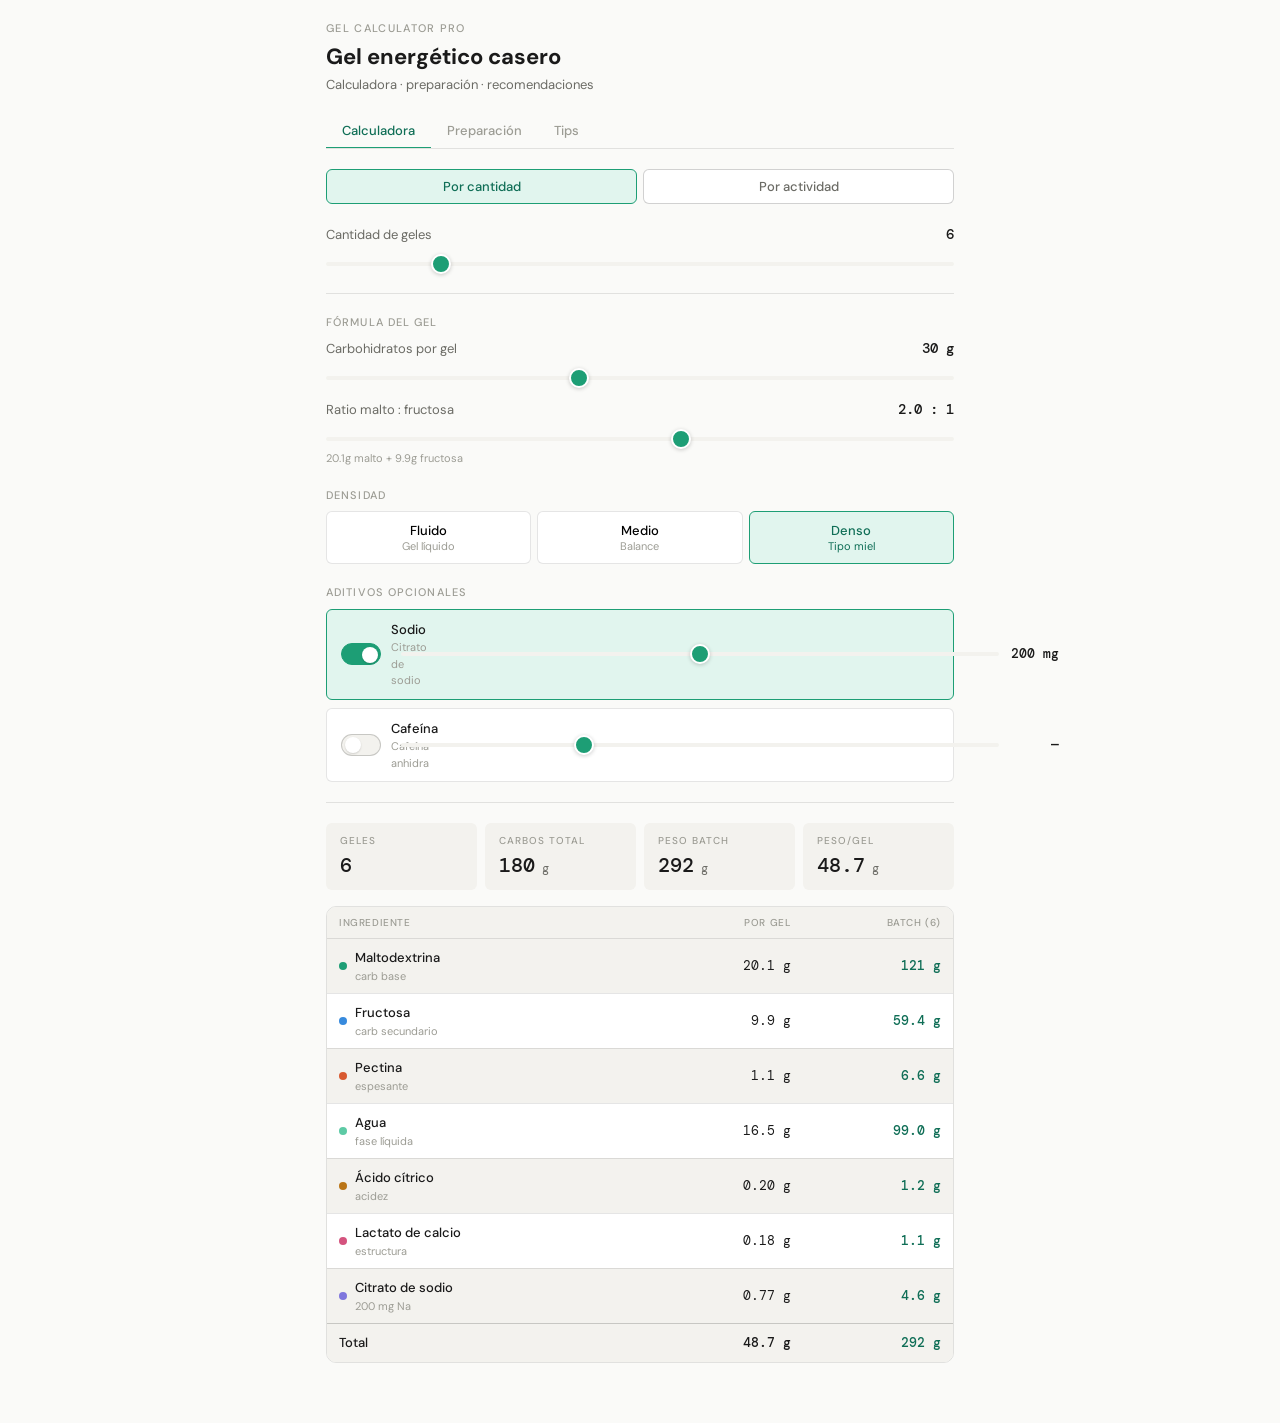
<file: gel-calculator 2.0.html>
<!DOCTYPE html>
<html lang="es">
<head>
<meta charset="UTF-8">
<meta name="viewport" content="width=device-width, initial-scale=1.0">
<title>Gel Calculator Pro</title>
<link href="https://fonts.googleapis.com/css2?family=DM+Sans:wght@400;500;600;700&family=DM+Mono:wght@400;500&display=swap" rel="stylesheet">
<style>
:root{--bg:#fafaf8;--sf:#fff;--sf2:#f3f2ee;--bd:rgba(0,0,0,.1);--bd2:rgba(0,0,0,.18);--tx:#1a1a1a;--t2:#6b6b65;--t3:#9c9c94;--ac:#1D9E75;--ab:#E1F5EE;--ad:#0F6E56;--wr:#993C1D;--wb:#FAECE7;--bl:#378ADD;--bb:#E6F1FB;--r:10px;--rs:6px;--f:'DM Sans',system-ui,sans-serif;--m:'DM Mono',monospace}
@media(prefers-color-scheme:dark){:root{--bg:#1a1a1a;--sf:#242422;--sf2:#2c2c2a;--bd:rgba(255,255,255,.1);--bd2:rgba(255,255,255,.18);--tx:#e8e8e4;--t2:#a0a098;--t3:#6b6b65;--ac:#5DCAA5;--ab:#0a2e22;--ad:#9FE1CB;--wr:#F0997B;--wb:#2e1a12;--bl:#6AABEE;--bb:#1a2a3a}}
*{margin:0;padding:0;box-sizing:border-box}
body{font-family:var(--f);background:var(--bg);color:var(--tx);line-height:1.5;-webkit-font-smoothing:antialiased}
.wrap{max-width:660px;margin:0 auto;padding:20px 16px 60px}
.hdr{margin-bottom:20px}
.hdr-l{font-size:11px;font-weight:500;text-transform:uppercase;letter-spacing:.12em;color:var(--t3);margin-bottom:3px}
.hdr-t{font-size:22px;font-weight:700}
.hdr-s{font-size:13px;color:var(--t2);margin-top:2px}
.tabs{display:flex;gap:0;margin-bottom:20px;border-bottom:1.5px solid var(--bd);overflow-x:auto}
.tab{padding:8px 16px;font-size:13px;font-weight:500;font-family:var(--f);cursor:pointer;border:none;background:none;color:var(--t3);border-bottom:2px solid transparent;margin-bottom:-1.5px;transition:all .15s;white-space:nowrap}
.tab.on{color:var(--ad);border-bottom-color:var(--ac)}
.tab:hover:not(.on){color:var(--t2)}
.panel{display:none}.panel.on{display:block}
.sec{margin-bottom:20px}
.sec-l{font-size:11px;font-weight:500;text-transform:uppercase;letter-spacing:.1em;color:var(--t3);margin-bottom:8px}
.sec-t{font-size:15px;font-weight:600;margin-bottom:8px}
.dv{border:none;border-top:.5px solid var(--bd);margin:20px 0}
.tog{display:flex;gap:6px}
.tbtn{flex:1;padding:8px;font-size:13px;font-weight:500;font-family:var(--f);border:.5px solid var(--bd2);border-radius:var(--rs);cursor:pointer;background:var(--sf);color:var(--t2);text-align:center;transition:all .15s}
.tbtn.on{border:1.5px solid var(--ac);background:var(--ab);color:var(--ad)}
.dg{display:grid;grid-template-columns:1fr 1fr 1fr;gap:6px}
.dbtn{padding:10px 6px;border-radius:var(--rs);cursor:pointer;text-align:center;font-family:var(--f);border:.5px solid var(--bd);background:var(--sf);transition:all .15s}
.dbtn.on{border:1.5px solid var(--ac);background:var(--ab)}
.dbtn .dl{font-size:13px;font-weight:500}.dbtn.on .dl{color:var(--ad)}
.dbtn .dd{font-size:11px;color:var(--t3)}.dbtn.on .dd{color:var(--ad)}
.sg{margin-bottom:12px}
.sh{display:flex;justify-content:space-between;align-items:baseline;margin-bottom:4px}
.sl{font-size:13px;color:var(--t2)}.sv{font-family:var(--m);font-size:14px;font-weight:500}
.ss{font-size:11px;color:var(--t3);margin-top:2px}
input[type=range]{width:100%;height:4px;-webkit-appearance:none;appearance:none;background:var(--sf2);border-radius:2px;outline:none;cursor:pointer}
input[type=range]::-webkit-slider-thumb{-webkit-appearance:none;width:20px;height:20px;border-radius:50%;background:var(--ac);border:2px solid var(--sf);box-shadow:0 1px 4px rgba(0,0,0,.2);cursor:pointer}
input[type=range]::-moz-range-thumb{width:20px;height:20px;border-radius:50%;background:var(--ac);border:2px solid var(--sf);box-shadow:0 1px 4px rgba(0,0,0,.2);cursor:pointer}
.presets{display:flex;flex-wrap:wrap;gap:6px;margin-bottom:12px}
.pbtn{font-size:12px;padding:5px 10px;border-radius:var(--rs);cursor:pointer;font-family:var(--f);font-weight:500;border:.5px solid var(--bd);background:var(--sf2);color:var(--t2);transition:all .15s}
.pbtn.on{border:1.5px solid var(--ac);background:var(--ab);color:var(--ad)}
.ar{display:flex;align-items:center;gap:10px;padding:10px 14px;background:var(--sf);border:.5px solid var(--bd);border-radius:var(--rs);margin-bottom:8px}
.ar.on{border-color:var(--ac);background:var(--ab)}
.atg{width:40px;height:22px;border-radius:11px;background:var(--sf2);border:.5px solid var(--bd2);position:relative;cursor:pointer;transition:background .2s;flex-shrink:0}
.atg.on{background:var(--ac);border-color:var(--ac)}
.atg .kn{width:16px;height:16px;border-radius:50%;background:#fff;position:absolute;top:2.5px;left:3px;transition:transform .2s;box-shadow:0 1px 2px rgba(0,0,0,.15)}
.atg.on .kn{transform:translateX(17px)}
.ai{flex:1;min-width:0}.an{font-size:13px;font-weight:500}.adesc{font-size:11px;color:var(--t3)}
.asl{width:80px;flex-shrink:0}
.avl{font-family:var(--m);font-size:13px;font-weight:500;min-width:50px;text-align:right;flex-shrink:0}
.cards{display:grid;grid-template-columns:repeat(auto-fit,minmax(120px,1fr));gap:8px;margin-bottom:16px}
.card{background:var(--sf2);border-radius:var(--rs);padding:10px 14px}
.card .cl{font-size:10px;font-weight:500;text-transform:uppercase;letter-spacing:.1em;color:var(--t3)}
.card .cv{font-family:var(--m);font-size:20px;font-weight:500;margin-top:2px}
.card .cu{font-size:12px;font-weight:400;color:var(--t2)}
.tw{border:.5px solid var(--bd);border-radius:var(--r);overflow:hidden}
.th{display:grid;grid-template-columns:2fr 1fr 1fr;padding:8px 12px;background:var(--sf2);font-size:10px;font-weight:500;text-transform:uppercase;letter-spacing:.06em;color:var(--t3)}
.tr{display:grid;grid-template-columns:2fr 1fr 1fr;padding:9px 12px;border-top:.5px solid var(--bd)}
.tr:nth-child(odd){background:var(--sf)}.tr:nth-child(even){background:var(--sf2)}
.tr.tot{border-top:1.5px solid var(--bd2);background:var(--sf2)}
.ic{display:flex;align-items:center;gap:8px}
.id{width:8px;height:8px;border-radius:50%;flex-shrink:0}
.iname{font-size:13px;font-weight:500}.irole{font-size:11px;color:var(--t3)}
.vc{text-align:right;font-family:var(--m);font-size:13px;align-self:center}
.vc.b{font-weight:500;color:var(--ad)}
.nb{margin-top:12px;background:var(--ab);border-left:3px solid var(--ac);padding:10px 14px}
.nb p{font-size:13px;color:var(--ad);line-height:1.5;margin:0}
.tip{background:var(--ab);border-left:3px solid var(--ac);padding:10px 14px;margin:10px 0 14px}
.tip p{font-size:13px;color:var(--ad);margin:0;line-height:1.5}
.warn{background:var(--wb);border-left:3px solid var(--wr);padding:10px 14px;margin:10px 0 14px}
.warn p{font-size:13px;color:var(--wr);margin:0;line-height:1.5}
.step{display:flex;gap:12px;margin-bottom:12px;align-items:flex-start}
.snum{min-width:28px;height:28px;border-radius:50%;background:var(--ab);border:1.5px solid var(--ac);display:flex;align-items:center;justify-content:center;font-size:13px;font-weight:500;color:var(--ad);flex-shrink:0;margin-top:2px}
.sbody{font-size:14px;color:var(--tx);line-height:1.65}
.snote{font-size:12px;color:var(--t2);margin-top:4px;line-height:1.5}
.ig{display:grid;grid-template-columns:repeat(auto-fill,minmax(140px,1fr));gap:8px;margin-bottom:16px}
.igc{background:var(--sf2);border-radius:var(--rs);padding:10px 14px}
.iga{font-size:18px;font-weight:500}.ign{font-size:12px;color:var(--t2)}.igr{font-size:11px;color:var(--t3)}
.tag{display:inline-block;font-size:10px;padding:2px 7px;border-radius:var(--rs);font-weight:500;margin-left:4px;vertical-align:middle}
.tag-w{background:var(--wb);color:var(--wr)}.tag-g{background:var(--ab);color:var(--ad)}
.rc{background:var(--sf);border:.5px solid var(--bd);border-radius:var(--rs);padding:14px;margin-bottom:10px}
.rc-t{font-size:14px;font-weight:600;margin-bottom:6px}
.rc-b{font-size:13px;color:var(--t2);line-height:1.6}
.two{display:grid;grid-template-columns:1fr 1fr;gap:12px}
.plan-seg{background:var(--sf);border:.5px solid var(--bd);border-radius:var(--rs);padding:12px 14px;margin-bottom:8px}
.ps-h{display:flex;justify-content:space-between;align-items:center;margin-bottom:6px}
.ps-t{font-size:14px;font-weight:600}
.ps-v{font-family:var(--m);font-size:13px;color:var(--ad);font-weight:500}
.ps-d{font-size:12px;color:var(--t2);line-height:1.5}
@media(max-width:480px){.two{grid-template-columns:1fr}.cards{grid-template-columns:1fr 1fr}}
@media print{.no-print{display:none!important}.wrap{padding:10px 0;max-width:100%}}
</style>
</head>
<body>
<div class="wrap">
<div class="hdr">
<div class="hdr-l">Gel Calculator Pro</div>
<div class="hdr-t">Gel energético casero</div>
<div class="hdr-s">Calculadora · preparación · recomendaciones</div>
</div>

<div class="tabs no-print">
<button class="tab on" onclick="showTab(0)">Calculadora</button>
<button class="tab" onclick="showTab(1)">Preparación</button>
<button class="tab" onclick="showTab(2)">Tips</button>
</div>

<!-- TAB 0: CALCULADORA -->
<div class="panel on" id="p0">
<div class="sec no-print"><div class="tog" id="modeToggle"></div></div>

<div class="sec no-print" id="actSec" style="display:none">
<div class="sec-l">Datos del atleta</div>
<div class="two">
<div class="sg"><div class="sh"><span class="sl">Peso corporal</span><span class="sv" id="weightVal"></span></div><input type="range" min="45" max="120" step="1" id="weightSlider"></div>
<div class="sg"><div class="sh"><span class="sl">Actividad</span></div>
<div class="tog" id="actToggle" style="margin-top:4px">
<button class="tbtn on" onclick="setActType('run',this)">Carrera</button>
<button class="tbtn" onclick="setActType('bike',this)">Ciclismo</button>
<button class="tbtn" onclick="setActType('tri',this)">70.3</button>
</div></div>
</div>
<div id="actInputs"></div>
<div class="sec-l" style="margin-top:14px">O usa un preset</div>
<div class="presets" id="presets"></div>
</div>

<div class="sec no-print" id="dirSec">
<div class="sg"><div class="sh"><span class="sl">Cantidad de geles</span><span class="sv" id="gelCountVal"></span></div>
<input type="range" min="1" max="30" step="1" id="gelCountSlider"></div>
</div>

<hr class="dv no-print">

<div class="sec no-print">
<div class="sec-l">Fórmula del gel</div>
<div class="sg"><div class="sh"><span class="sl">Carbohidratos por gel</span><span class="sv" id="cpgVal"></span></div>
<input type="range" min="20" max="45" step="1" id="cpgSlider"></div>
<div class="sg"><div class="sh"><span class="sl">Ratio malto : fructosa</span><span class="sv" id="ratVal"></span></div>
<input type="range" min="50" max="80" step="1" id="ratSlider"><div class="ss" id="ratSub"></div></div>
</div>

<div class="sec no-print">
<div class="sec-l">Densidad</div>
<div class="dg" id="denGrid"></div>
</div>

<div class="sec no-print">
<div class="sec-l">Aditivos opcionales</div>
<div class="ar" id="arSod">
<div class="atg" id="sodTog" onclick="togAddon('sod')"><div class="kn"></div></div>
<div class="ai"><div class="an">Sodio</div><div class="adesc">Citrato de sodio</div></div>
<input type="range" class="asl" min="100" max="300" step="25" id="sodSl" disabled>
<div class="avl" id="sodVl">—</div>
</div>
<div class="ar" id="arCaf">
<div class="atg" id="cafTog" onclick="togAddon('caf')"><div class="kn"></div></div>
<div class="ai"><div class="an">Cafeína</div><div class="adesc">Cafeína anhidra</div></div>
<input type="range" class="asl" min="25" max="75" step="5" id="cafSl" disabled>
<div class="avl" id="cafVl">—</div>
</div>
</div>

<div id="recoBox" style="display:none"></div>
<hr class="dv">
<div id="summaryCards" class="cards"></div>
<div id="ingTable" class="tw"></div>
<div id="timingNote"></div>
</div>

<!-- TAB 1: PREPARACIÓN -->
<div class="panel" id="p1">
<div class="sec">
<div class="sec-t">Ingredientes (1 gel denso con sodio)</div>
<div class="ig">
<div class="igc"><div class="iga">20 g</div><div class="ign">Maltodextrina</div><div class="igr">carb base</div></div>
<div class="igc"><div class="iga">10 g</div><div class="ign">Fructosa</div><div class="igr">carb secundario</div></div>
<div class="igc"><div class="iga">1,1 g</div><div class="ign">Pectina</div><div class="igr">espesante</div></div>
<div class="igc"><div class="iga">16,5 g</div><div class="ign">Agua</div><div class="igr">fase líquida</div></div>
<div class="igc"><div class="iga">0,2 g</div><div class="ign">Ácido cítrico <span class="tag tag-w">al final</span></div><div class="igr">acidez</div></div>
<div class="igc"><div class="iga">0,18 g</div><div class="ign">Lactato de calcio <span class="tag tag-w">al final</span></div><div class="igr">estructura</div></div>
<div class="igc"><div class="iga">0,77 g</div><div class="ign">Citrato de sodio <span class="tag tag-g">opcional</span></div><div class="igr">~200 mg sodio</div></div>
<div class="igc"><div class="iga">0,04 g</div><div class="ign">Cafeína anhidra <span class="tag tag-g">opcional</span></div><div class="igr">40 mg</div></div>
</div>
<div class="tip"><p>Sin conservantes. Consumir dentro de 24 horas. Mantener refrigerado.</p></div>
</div>

<div class="sec">
<div class="sec-l">Equipamiento</div>
<div style="display:flex;flex-wrap:wrap;gap:6px;margin-bottom:16px">
<span style="font-size:12px;color:var(--t2);background:var(--sf2);border:.5px solid var(--bd);border-radius:var(--rs);padding:4px 10px">Balanza 0,1 g</span>
<span style="font-size:12px;color:var(--t2);background:var(--sf2);border:.5px solid var(--bd);border-radius:var(--rs);padding:4px 10px">Vaso 150 ml</span>
<span style="font-size:12px;color:var(--t2);background:var(--sf2);border:.5px solid var(--bd);border-radius:var(--rs);padding:4px 10px">Microondas u olla</span>
<span style="font-size:12px;color:var(--t2);background:var(--sf2);border:.5px solid var(--bd);border-radius:var(--rs);padding:4px 10px">Minipimer</span>
<span style="font-size:12px;color:var(--t2);background:var(--sf2);border:.5px solid var(--bd);border-radius:var(--rs);padding:4px 10px">Colador fino</span>
<span style="font-size:12px;color:var(--t2);background:var(--sf2);border:.5px solid var(--bd);border-radius:var(--rs);padding:4px 10px">Sachet o soft flask</span>
<span style="font-size:12px;color:var(--t2);background:var(--sf2);border:.5px solid var(--bd);border-radius:var(--rs);padding:4px 10px">2 tacitas extra</span>
</div>
</div>
<hr class="dv">

<div class="sec">
<div class="sec-l">Paso 1 — Premezcla seca</div>
<div class="step"><div class="snum">1</div><div>
<div class="sbody">Pesa y mezcla <strong>en seco</strong>: maltodextrina + fructosa + pectina.</div>
<div class="snote">Revuelve mínimo 1 minuto con cuchara o tenedor. La maltodextrina y fructosa dispersan la pectina entre el polvo, impidiendo que forme grumos al contacto con el agua. Este paso es el más importante de toda la receta.</div>
</div></div>
<div class="tip"><p>Si la pectina viene apelmazada en la bolsa, tamízala sola antes de pesarla.</p></div>
</div>

<div class="sec">
<div class="sec-l">Paso 2 — Agua caliente</div>
<div class="step"><div class="snum">2</div><div>
<div class="sbody">Calienta el agua a <strong>70–80 °C</strong>. No necesita hervir — bien caliente, sin burbujear.</div>
<div class="snote">Microondas: 25–30 seg en taza pequeña. Olla: fuego medio hasta vapor visible.</div>
</div></div>
<div class="warn"><p>⚠️ No disuelvas el lactato de calcio ni el ácido cítrico en el agua todavía. Hacerlo gelifica la pectina instantáneamente al contacto y genera grumos. Siempre van al final.</p></div>
</div>

<div class="sec">
<div class="sec-l">Paso 3 — Hidratar la pectina</div>
<div class="step"><div class="snum">3</div><div>
<div class="sbody">Con el minipimer encendido dentro del agua caliente, agrega la premezcla seca <strong>en lluvia lenta</strong>.</div>
<div class="snote">Espolvorea poco a poco con la otra mano. Nunca todo de golpe. La agitación mecánica dispersa la pectina sin que se aglomere.</div>
</div></div>
<div class="step"><div class="snum">4</div><div>
<div class="sbody">Bate a velocidad alta durante <strong>1–2 minutos continuos</strong>. Mantén a 75–80 °C.</div>
<div class="snote">Sin minipimer: batir con fuerza en movimiento circular y cruzando en "8". Debe verse homogénea, sin trozos.</div>
</div></div>
</div>

<div class="sec">
<div class="sec-l">Paso 4 — Ácido y calcio al final</div>
<div class="step"><div class="snum">5</div><div>
<div class="sbody">En una tacita, disuelve <strong>ácido cítrico + citrato de sodio</strong> (+ cafeína si aplica) en ~1 g de agua. Agrega y bate 20 seg.</div>
</div></div>
<div class="step"><div class="snum">6</div><div>
<div class="sbody">En otra tacita, disuelve <strong>lactato de calcio</strong> en ~1 g de agua. Agrega y bate 20 seg.</div>
<div class="snote">Este ingrediente dispara la gelificación. La mezcla empezará a espesar. Por eso entra al último.</div>
</div></div>
</div>

<div class="sec">
<div class="sec-l">Paso 5 — Reposo y envasado</div>
<div class="step"><div class="snum">7</div><div>
<div class="sbody">Reposa <strong>20–30 min a temperatura ambiente</strong>. No refrigerar directo.</div>
<div class="snote">La red pectina-calcio se forma uniformemente. Frío directo puede dejar zonas con texturas distintas.</div>
</div></div>
<div class="step"><div class="snum">8</div><div>
<div class="sbody">Pasa por <strong>colador fino</strong> al sachet o soft flask.</div>
<div class="snote">Atrapa cualquier microgrumo residual.</div>
</div></div>
<div class="step"><div class="snum">9</div><div>
<div class="sbody">Refrigera. <strong>Consumir dentro de 24 horas.</strong></div>
</div></div>
</div>

<hr class="dv">
<div class="sec">
<div class="sec-l">Solución de problemas</div>
<div class="ig">
<div class="igc"><div style="font-size:13px;font-weight:500;margin-bottom:4px">Muy líquido</div><div style="font-size:12px;color:var(--t2)">Baja 1–2 g de agua.</div></div>
<div class="igc"><div style="font-size:13px;font-weight:500;margin-bottom:4px">Muy firme</div><div style="font-size:12px;color:var(--t2)">Sube 1–2 g de agua.</div></div>
<div class="igc"><div style="font-size:13px;font-weight:500;margin-bottom:4px">Tiene grumos</div><div style="font-size:12px;color:var(--t2)">Revisa el orden: ácido y calcio siempre al final.</div></div>
<div class="igc"><div style="font-size:13px;font-weight:500;margin-bottom:4px">Sin minipimer</div><div style="font-size:12px;color:var(--t2)">Mezcla en frío, refrigera 8–12 h.</div></div>
</div>
</div>
</div>

<!-- TAB 2: TIPS -->
<div class="panel" id="p2">
<div class="rc"><div class="rc-t">🧪 Testeo progresivo</div><div class="rc-b">Nunca uses un gel en competencia sin haberlo probado en entrenamiento. Secuencia: 1) prueba en reposo (sabor/textura), 2) prueba en bici Z2, 3) prueba en bici a ritmo de carrera, 4) prueba en brick (bici+carrera), 5) simulación completa. Cambiar solo una variable por tanda.</div></div>
<div class="rc"><div class="rc-t">🫁 Entrenamiento intestinal</div><div class="rc-b">El transportador SGLT1 se regula al alza con exposición repetida. Incluir geles en entrenamiento al menos 8–10 semanas antes de la carrera. Comenzar con 30–40 g/h e incrementar progresivamente. Mínimo 2 sesiones/semana con ingesta de carbos durante el ejercicio.</div></div>
<div class="rc"><div class="rc-t">⏱️ Timing de ingesta</div><div class="rc-b">No más de 1 gel cada 15–20 min. Siempre con 100–150 mL de agua. En triatlón: primer gel en T1 (salida del agua), fueling principal en bici, reducir frecuencia en carrera. Geles con cafeína solo en los últimos 60–90 min.</div></div>
<div class="rc"><div class="rc-t">🚴 Bici vs 🏃 Carrera</div><div class="rc-b">La tolerancia GI es mejor en bici (menor impacto mecánico, mejor flujo intestinal). Gel denso en bici, gel fluido en carrera. Reducir carbos/hora un 20–30% en carrera respecto a bici.</div></div>
<div class="rc"><div class="rc-t">☕ Cafeína</div><div class="rc-b">Dosis efectiva: 3–6 mg/kg total durante el evento. No todos los geles deben llevar cafeína — reservar para los últimos 2–3 geles. No usar en entrenamiento salvo simulaciones. Considerar café pre-carrera en el total. Pesar con balanza de 0,01 g.</div></div>
<div class="rc"><div class="rc-t">🧂 Sodio</div><div class="rc-b">Co-transporta con glucosa en el SGLT1, mejorando absorción. 150–250 mg por gel es el rango estándar. Si ya tomas bebida isotónica, puedes reducirlo. En calor o alta sudoración, subir a 250–300 mg.</div></div>
<div class="rc"><div class="rc-t">📐 Ratio malto : fructosa</div><div class="rc-b">2:1 funciona bien hasta 80 g/h. Para >90 g/h, 1:0.8 puede mejorar oxidación exógena. El 1:0.8 queda más dulce — el ácido cítrico contrarresta. No cambiar sin testear.</div></div>
<div class="rc"><div class="rc-t">❄️ Sin conservante</div><div class="rc-b">Sin sorbato, consumir dentro de 24h refrigerado. Preparar la víspera de la carrera o entreno. Transportar en bolsa térmica si hace calor. Descartar ante cambio de olor, color o textura.</div></div>
<div class="rc"><div class="rc-t">💧 Osmolalidad</div><div class="rc-b">Un gel es hipertónico: atrae agua al intestino. Si no lo tomas con agua, el efecto osmótico se amplifica y puede causar náuseas o diarrea. Versión densa es más hipertónica que la fluida. Nunca tomar gel sin agua.</div></div>
</div>

</div>

<script>
const DENS=[{key:'fluido',label:'Fluido',desc:'Gel líquido',pec:.5,agua:20,lac:.1},{key:'medio',label:'Medio',desc:'Balance',pec:.8,agua:18,lac:.15},{key:'denso',label:'Denso',desc:'Tipo miel',pec:1.1,agua:16.5,lac:.18}];
const PRESETS=[{label:'Entreno largo',hours:2.5,carbs:60},{label:'70.3 bike',hours:2.4,carbs:80},{label:'70.3 run',hours:1.6,carbs:60},{label:'70.3 completo',hours:4.5,carbs:70},{label:'Fondo ciclismo',hours:3.5,carbs:75},{label:'Maratón',hours:3.5,carbs:60}];
const COL={mal:'#1D9E75',fru:'#378ADD',pec:'#D85A30',agu:'#5DCAA5',aci:'#BA7517',lac:'#D4537E',cit:'#7F77DD',caf:'#993556'};
const fm=n=>{if(n>=100)return Math.round(n).toLocaleString('es-CL');if(n>=10)return n.toFixed(1);if(n>=1)return n.toFixed(1);return n.toFixed(2)};
const fmP=v=>{let m=Math.floor(v),s=Math.round((v%1)*60);return m+':'+String(s).padStart(2,'0')};

let S={mode:'directo',gelCount:6,den:'denso',preset:-1,hours:2.5,carbsHr:60,cpg:30,maltPct:67,sod:true,sodMg:200,caf:false,cafMg:40,weight:65,actType:'run',runDist:21.1,runPace:4.5,bikeDist:90,bikeSpd:30,triRunPace:4.5,triBikeSpd:30};

function showTab(i){document.querySelectorAll('.tab').forEach((t,j)=>t.classList.toggle('on',j===i));document.querySelectorAll('.panel').forEach((p,j)=>p.classList.toggle('on',j===i));}
function setMode(m){S.mode=m;S.preset=-1;render();renderMode();}
function setDen(d){S.den=d;render();}
function setActType(t,el){S.actType=t;S.preset=-1;document.querySelectorAll('#actToggle .tbtn').forEach(b=>b.classList.remove('on'));el.classList.add('on');render();}
function applyPreset(i){S.hours=PRESETS[i].hours;S.carbsHr=PRESETS[i].carbs;S.preset=i;S.mode='actividad';render();renderMode();}
function togAddon(a){if(a==='sod')S.sod=!S.sod;if(a==='caf')S.caf=!S.caf;render();}
function getDen(){return DENS.find(d=>d.key===S.den);}

function calcAct(){
if(S.actType==='run'){let dur=S.runDist*S.runPace/60;let rc=dur<1?30:dur<2?50:dur<3?65:80;return{dur,rc,seg:null};}
if(S.actType==='bike'){let dur=S.bikeDist/S.bikeSpd;let rc=dur<1?30:dur<2?60:dur<3?75:85;return{dur,rc,seg:null};}
if(S.actType==='tri'){
let bd=90/S.triBikeSpd,rd=21.1*S.triRunPace/60,td=bd+rd+10/60;
let bc=bd<2?65:80,rrc=rd<1.5?50:60;
return{dur:td,rc:Math.round((bd*bc+rd*rrc)/(bd+rd)),seg:{bd,rd,bc,rrc,bg:Math.ceil(bd*bc/S.cpg),rg:Math.ceil(rd*rrc/S.cpg),t1:1}};}
}

function getGels(){
if(S.mode==='directo')return S.gelCount;
if(S.preset>=0)return Math.ceil(S.hours*S.carbsHr/S.cpg);
let a=calcAct();
if(a.seg)return a.seg.bg+a.seg.rg+a.seg.t1;
return Math.ceil(a.dur*S.carbsHr/S.cpg);
}

function getIng(){
let d=getDen(),mal=S.cpg*S.maltPct/100,fru=S.cpg*(100-S.maltPct)/100;
let items=[{k:'mal',l:'Maltodextrina',r:'carb base',g:mal},{k:'fru',l:'Fructosa',r:'carb secundario',g:fru},{k:'pec',l:'Pectina',r:'espesante',g:d.pec},{k:'agu',l:'Agua',r:'fase líquida',g:d.agua},{k:'aci',l:'Ácido cítrico',r:'acidez',g:.2},{k:'lac',l:'Lactato de calcio',r:'estructura',g:d.lac}];
if(S.sod)items.push({k:'cit',l:'Citrato de sodio',r:S.sodMg+' mg Na',g:S.sodMg/260});
if(S.caf)items.push({k:'caf',l:'Cafeína anhidra',r:S.cafMg+' mg',g:S.cafMg/1000});
return items;
}

function renderMode(){document.getElementById('modeToggle').innerHTML='<button class="tbtn'+(S.mode==='directo'?' on':'')+'" onclick="setMode(\'directo\')">Por cantidad</button><button class="tbtn'+(S.mode==='actividad'?' on':'')+'" onclick="setMode(\'actividad\')">Por actividad</button>';}

function render(){
let gels=getGels(),items=getIng(),tpg=items.reduce((s,i)=>s+i.g,0),tb=tpg*gels,tc=gels*S.cpg;
document.getElementById('dirSec').style.display=S.mode==='directo'?'':'none';
document.getElementById('actSec').style.display=S.mode==='actividad'?'':'none';
document.getElementById('gelCountVal').textContent=S.gelCount;
document.getElementById('gelCountSlider').value=S.gelCount;
document.getElementById('cpgVal').textContent=S.cpg+' g';
document.getElementById('cpgSlider').value=S.cpg;
let malG=(S.cpg*S.maltPct/100).toFixed(1),fruG=(S.cpg*(100-S.maltPct)/100).toFixed(1),ratF=S.maltPct/(100-S.maltPct);
document.getElementById('ratVal').textContent=ratF.toFixed(1)+' : 1';
document.getElementById('ratSlider').value=S.maltPct;
document.getElementById('ratSub').textContent=malG+'g malto + '+fruG+'g fructosa';
document.getElementById('weightVal').textContent=S.weight+' kg';
document.getElementById('weightSlider').value=S.weight;

let aiH='';
if(S.mode==='actividad'&&S.preset<0){
if(S.actType==='run')aiH='<div class="two" style="margin-top:10px"><div class="sg"><div class="sh"><span class="sl">Distancia</span><span class="sv">'+S.runDist.toFixed(1)+' km</span></div><input type="range" min="5" max="42.2" step="0.1" value="'+S.runDist+'" oninput="S.runDist=+this.value;render()"></div><div class="sg"><div class="sh"><span class="sl">Ritmo</span><span class="sv">'+fmP(S.runPace)+'/km</span></div><input type="range" min="3.5" max="7" step="0.083" value="'+S.runPace+'" oninput="S.runPace=+this.value;render()"></div></div>';
else if(S.actType==='bike')aiH='<div class="two" style="margin-top:10px"><div class="sg"><div class="sh"><span class="sl">Distancia</span><span class="sv">'+S.bikeDist+' km</span></div><input type="range" min="20" max="200" step="5" value="'+S.bikeDist+'" oninput="S.bikeDist=+this.value;render()"></div><div class="sg"><div class="sh"><span class="sl">Velocidad</span><span class="sv">'+S.bikeSpd+' km/h</span></div><input type="range" min="20" max="40" step="0.5" value="'+S.bikeSpd+'" oninput="S.bikeSpd=+this.value;render()"></div></div>';
else if(S.actType==='tri')aiH='<div class="two" style="margin-top:10px"><div class="sg"><div class="sh"><span class="sl">Vel. bici (90 km)</span><span class="sv">'+S.triBikeSpd+' km/h</span></div><input type="range" min="22" max="38" step="0.5" value="'+S.triBikeSpd+'" oninput="S.triBikeSpd=+this.value;render()"></div><div class="sg"><div class="sh"><span class="sl">Ritmo carrera (21,1 km)</span><span class="sv">'+fmP(S.triRunPace)+'/km</span></div><input type="range" min="3.5" max="7" step="0.083" value="'+S.triRunPace+'" oninput="S.triRunPace=+this.value;render()"></div></div>';
}
if(S.mode==='actividad'&&S.preset>=0){
aiH='<div class="two" style="margin-top:10px"><div class="sg"><div class="sh"><span class="sl">Duración</span><span class="sv">'+S.hours.toFixed(1)+'h</span></div><input type="range" min="0.5" max="7" step="0.1" value="'+S.hours+'" oninput="S.hours=+this.value;S.preset=-1;render()"><div class="ss">'+Math.floor(S.hours)+'h '+Math.round((S.hours%1)*60)+'min</div></div><div class="sg"><div class="sh"><span class="sl">Carbos/hora</span><span class="sv">'+S.carbsHr+' g/h</span></div><input type="range" min="30" max="120" step="5" value="'+S.carbsHr+'" oninput="S.carbsHr=+this.value;S.preset=-1;render()"><div class="ss">'+(S.carbsHr<=50?'conservador':S.carbsHr<=70?'estándar':S.carbsHr<=90?'agresivo':'máximo')+'</div></div></div>';
}
document.getElementById('actInputs').innerHTML=aiH;
document.getElementById('presets').innerHTML=PRESETS.map((p,i)=>'<button class="pbtn'+(S.preset===i?' on':'')+'" onclick="applyPreset('+i+')">'+p.label+'</button>').join('');
document.getElementById('denGrid').innerHTML=DENS.map(d=>'<button class="dbtn'+(S.den===d.key?' on':'')+'" onclick="setDen(\''+d.key+'\')"><div class="dl">'+d.label+'</div><div class="dd">'+d.desc+'</div></button>').join('');

let st=document.getElementById('sodTog'),ct=document.getElementById('cafTog');
st.classList.toggle('on',S.sod);ct.classList.toggle('on',S.caf);
document.getElementById('arSod').classList.toggle('on',S.sod);document.getElementById('arCaf').classList.toggle('on',S.caf);
document.getElementById('sodSl').disabled=!S.sod;document.getElementById('cafSl').disabled=!S.caf;
document.getElementById('sodSl').value=S.sodMg;document.getElementById('cafSl').value=S.cafMg;
document.getElementById('sodVl').textContent=S.sod?S.sodMg+' mg':'—';
document.getElementById('cafVl').textContent=S.caf?S.cafMg+' mg':'—';

// Reco
let rB=document.getElementById('recoBox');
if(S.mode==='actividad'){
let cafT=S.weight*4,cafX=S.weight*6,a=(S.preset<0)?calcAct():null;
let rH='<div class="sec"><div class="sec-l">Recomendación personalizada</div><div class="cards">';
rH+='<div class="card"><div class="cl">Cafeína sugerida</div><div class="cv">'+Math.round(cafT)+'–'+Math.round(cafX)+'<span class="cu"> mg</span></div><div class="cu">3–6 mg/kg</div></div>';
if(S.caf){let cg=Math.round(cafT/S.cafMg);rH+='<div class="card"><div class="cl">Geles con cafeína</div><div class="cv">'+cg+'<span class="cu"> geles</span></div><div class="cu">de '+S.cafMg+' mg c/u</div></div>';}
if(a&&!a.seg){rH+='<div class="card"><div class="cl">Duración est.</div><div class="cv">'+Math.floor(a.dur)+'h'+Math.round((a.dur%1)*60)+'<span class="cu">min</span></div></div>';rH+='<div class="card"><div class="cl">Carbos/h recom.</div><div class="cv">'+a.rc+'<span class="cu"> g/h</span></div></div>';}
rH+='</div>';
if(a&&a.seg){let g=a.seg;
rH+='<div style="margin-top:12px">';
rH+='<div class="plan-seg"><div class="ps-h"><div class="ps-t">🏊 Natación</div><div class="ps-v">~33 min</div></div><div class="ps-d">Sin ingesta.</div></div>';
rH+='<div class="plan-seg"><div class="ps-h"><div class="ps-t">🔄 T1</div><div class="ps-v">1 gel</div></div><div class="ps-d">Al salir del agua, antes de la bici. Estómago vacío = buena absorción.</div></div>';
rH+='<div class="plan-seg"><div class="ps-h"><div class="ps-t">🚴 Bici (90 km)</div><div class="ps-v">'+g.bg+' geles · '+g.bc+' g/h</div></div><div class="ps-d">'+Math.floor(g.bd)+'h'+Math.round((g.bd%1)*60)+'min a '+S.triBikeSpd+' km/h. Gel denso. 1 cada '+Math.round(g.bd*60/g.bg)+' min.</div></div>';
rH+='<div class="plan-seg"><div class="ps-h"><div class="ps-t">🏃 Carrera (21,1 km)</div><div class="ps-v">'+g.rg+' geles · '+g.rrc+' g/h</div></div><div class="ps-d">'+Math.floor(g.rd)+'h'+Math.round((g.rd%1)*60)+'min a '+fmP(S.triRunPace)+'/km. Gel fluido.</div></div>';
let tt=g.t1+g.bg+g.rg;
rH+='<div class="plan-seg" style="background:var(--ab);border-color:var(--ac)"><div class="ps-h"><div class="ps-t" style="color:var(--ad)">Total</div><div class="ps-v">'+tt+' geles · '+tt*S.cpg+' g carbos</div></div>';
if(S.caf){let cg=Math.min(3,Math.round(cafT/S.cafMg));rH+='<div class="ps-d" style="color:var(--ad)">'+cg+' con cafeína en los últimos 60–90 min</div>';}
rH+='</div></div>';}
rH+='</div>';rB.innerHTML=rH;rB.style.display='';
}else{rB.style.display='none';}

document.getElementById('summaryCards').innerHTML='<div class="card"><div class="cl">Geles</div><div class="cv">'+gels+'</div></div><div class="card"><div class="cl">Carbos total</div><div class="cv">'+tc+'<span class="cu"> g</span></div></div><div class="card"><div class="cl">Peso batch</div><div class="cv">'+Math.round(tb)+'<span class="cu"> g</span></div></div><div class="card"><div class="cl">Peso/gel</div><div class="cv">'+fm(tpg)+'<span class="cu"> g</span></div></div>';

let rows=items.map(it=>'<div class="tr"><div class="ic"><div class="id" style="background:'+(COL[it.k]||'#888')+'"></div><div><div class="iname">'+it.l+'</div><div class="irole">'+it.r+'</div></div></div><div class="vc">'+fm(it.g)+' g</div><div class="vc b">'+fm(it.g*gels)+' g</div></div>').join('');
rows+='<div class="tr tot"><div style="font-size:13px;font-weight:500">Total</div><div class="vc" style="font-weight:500">'+fm(tpg)+' g</div><div class="vc b">'+fm(tb)+' g</div></div>';
document.getElementById('ingTable').innerHTML='<div class="th"><div>Ingrediente</div><div style="text-align:right">Por gel</div><div style="text-align:right">Batch ('+gels+')</div></div>'+rows;

let tn=document.getElementById('timingNote');
if(S.mode==='actividad'&&S.preset>=0){let tca=Math.round(S.hours*S.carbsHr),intv=gels>1?Math.round(S.hours*60/gels):0;tn.innerHTML='<div class="nb"><p>'+S.hours.toFixed(1)+'h × '+S.carbsHr+' g/h = '+tca+' g → '+gels+' geles'+(intv>0?' · 1 cada '+intv+' min':'')+' aprox.</p></div>';}
else if(S.mode==='actividad'&&S.preset<0){let a=calcAct();if(!a.seg){let intv=gels>1?Math.round(a.dur*60/gels):0;tn.innerHTML='<div class="nb"><p>'+Math.floor(a.dur)+'h'+Math.round((a.dur%1)*60)+'min · '+gels+' geles'+(intv>0?' · 1 cada '+intv+' min':'')+' aprox.</p></div>';}else tn.innerHTML='';}
else tn.innerHTML='';
}

document.getElementById('gelCountSlider').addEventListener('input',e=>{S.gelCount=+e.target.value;render();});
document.getElementById('cpgSlider').addEventListener('input',e=>{S.cpg=+e.target.value;render();});
document.getElementById('ratSlider').addEventListener('input',e=>{S.maltPct=+e.target.value;render();});
document.getElementById('weightSlider').addEventListener('input',e=>{S.weight=+e.target.value;render();});
document.getElementById('sodSl').addEventListener('input',e=>{S.sodMg=+e.target.value;render();});
document.getElementById('cafSl').addEventListener('input',e=>{S.cafMg=+e.target.value;render();});

renderMode();render();
</script>
</body>
</html>
</file>
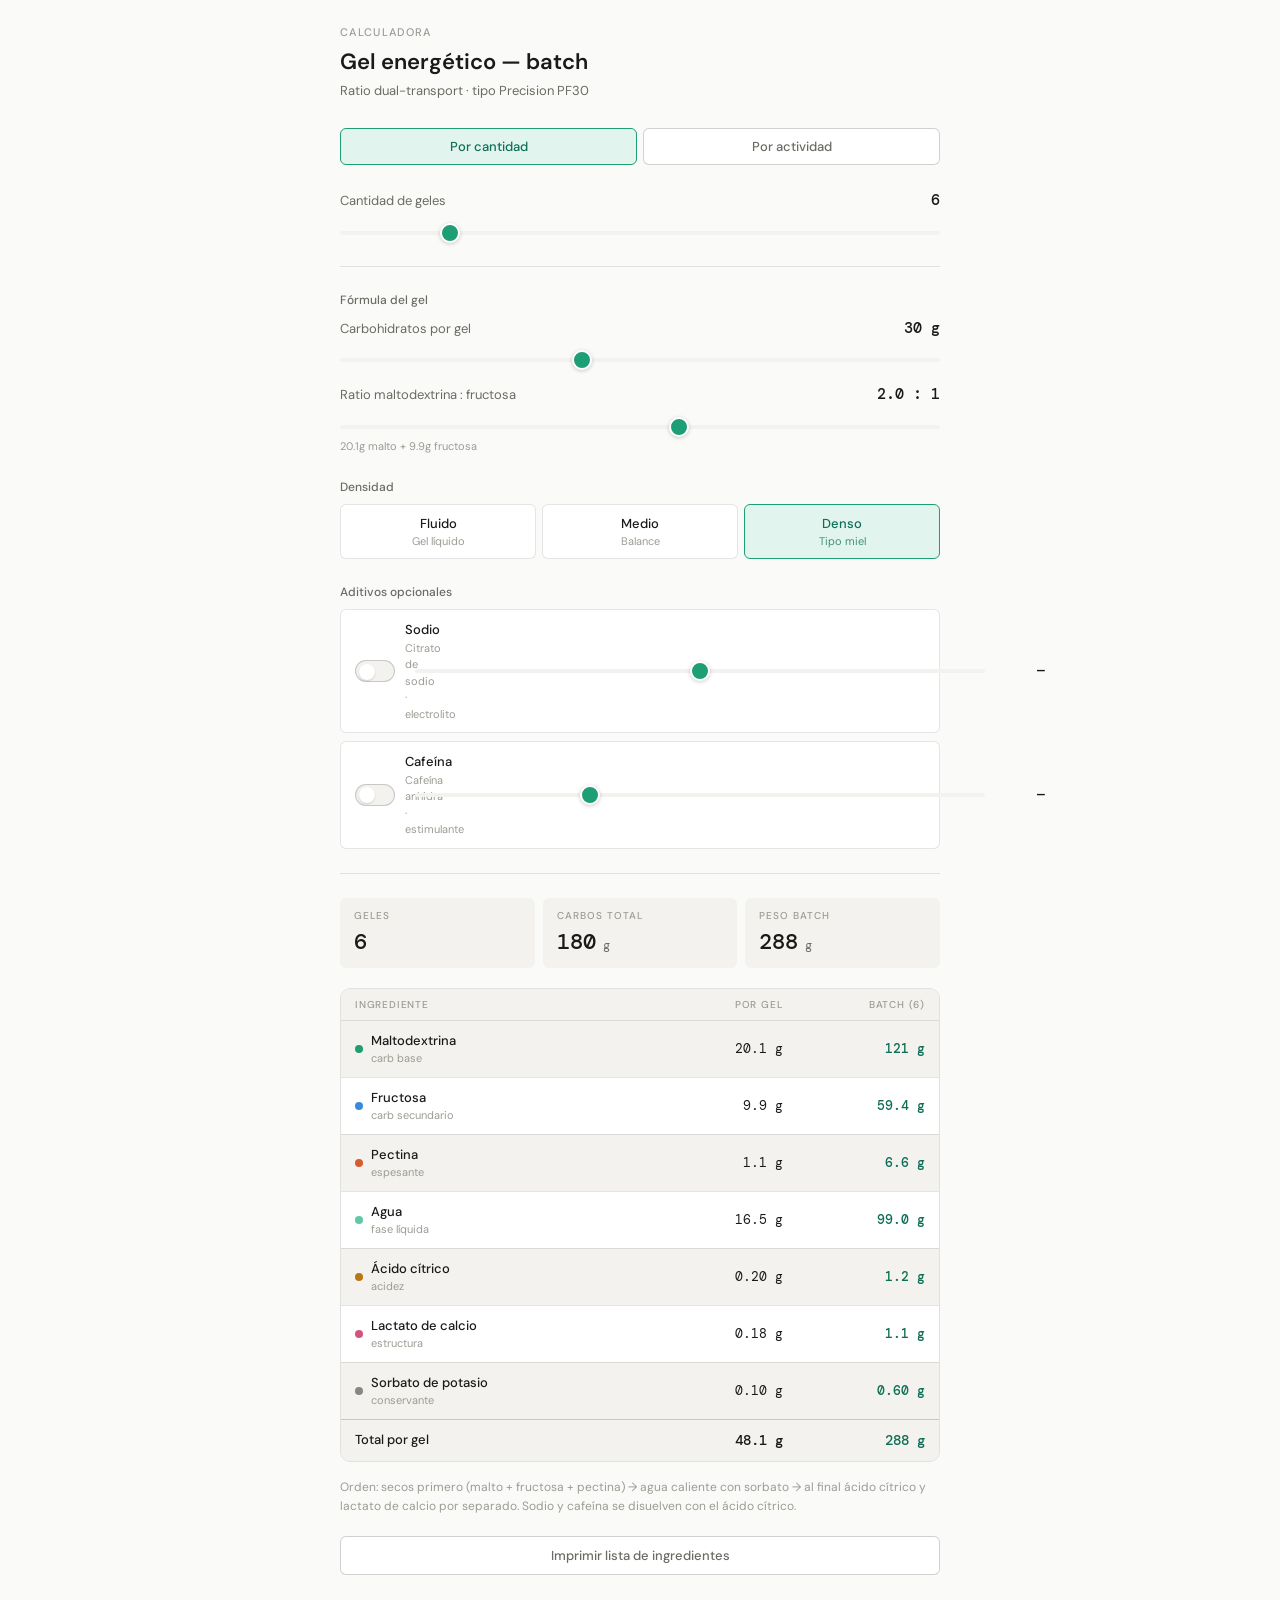
<file: gel-calculator.html>
<!DOCTYPE html>
<html lang="es">
<head>
<meta charset="UTF-8">
<meta name="viewport" content="width=device-width, initial-scale=1.0">
<title>Gel Calculator</title>
<link href="https://fonts.googleapis.com/css2?family=DM+Sans:wght@400;500;600&family=DM+Mono:wght@400;500&display=swap" rel="stylesheet">
<style>
:root {
  --bg: #fafaf8;
  --surface: #ffffff;
  --surface2: #f3f2ee;
  --border: rgba(0,0,0,0.1);
  --border2: rgba(0,0,0,0.18);
  --text: #1a1a1a;
  --text2: #6b6b65;
  --text3: #9c9c94;
  --accent: #1D9E75;
  --accent-bg: #E1F5EE;
  --accent-dark: #0F6E56;
  --warn-bg: #FAECE7;
  --warn-text: #993C1D;
  --radius: 10px;
  --radius-sm: 6px;
  --font: 'DM Sans', system-ui, -apple-system, sans-serif;
  --mono: 'DM Mono', 'SF Mono', monospace;
}
@media (prefers-color-scheme: dark) {
  :root {
    --bg: #1a1a1a;
    --surface: #242422;
    --surface2: #2c2c2a;
    --border: rgba(255,255,255,0.1);
    --border2: rgba(255,255,255,0.18);
    --text: #e8e8e4;
    --text2: #a0a098;
    --text3: #6b6b65;
    --accent: #5DCAA5;
    --accent-bg: #0a2e22;
    --accent-dark: #9FE1CB;
    --warn-bg: #2e1a12;
    --warn-text: #F0997B;
  }
}
* { margin: 0; padding: 0; box-sizing: border-box; }
body { font-family: var(--font); background: var(--bg); color: var(--text); line-height: 1.5; -webkit-font-smoothing: antialiased; }
.wrap { max-width: 640px; margin: 0 auto; padding: 24px 20px 60px; }
.header { margin-bottom: 28px; }
.header-label { font-size: 11px; font-weight: 500; text-transform: uppercase; letter-spacing: 0.12em; color: var(--text3); margin-bottom: 4px; }
.header-title { font-size: 22px; font-weight: 600; }
.header-sub { font-size: 13px; color: var(--text2); margin-top: 3px; }
.section { margin-bottom: 24px; }
.section-label { font-size: 12px; font-weight: 500; color: var(--text2); margin-bottom: 8px; }
.divider { border: none; border-top: 0.5px solid var(--border); margin: 24px 0; }
.toggle-row { display: flex; gap: 6px; }
.toggle-btn { flex: 1; padding: 9px 8px; font-size: 13px; font-weight: 500; font-family: var(--font); border: 0.5px solid var(--border2); border-radius: var(--radius-sm); cursor: pointer; background: var(--surface); color: var(--text2); text-align: center; transition: all 0.15s; }
.toggle-btn.active { border: 1.5px solid var(--accent); background: var(--accent-bg); color: var(--accent-dark); }
.toggle-btn:hover:not(.active) { border-color: var(--border2); background: var(--surface2); }
.density-grid { display: grid; grid-template-columns: 1fr 1fr 1fr; gap: 6px; }
.density-btn { padding: 10px 8px; border-radius: var(--radius-sm); cursor: pointer; text-align: center; font-family: var(--font); border: 0.5px solid var(--border); background: var(--surface); transition: all 0.15s; }
.density-btn.active { border: 1.5px solid var(--accent); background: var(--accent-bg); }
.density-btn:hover:not(.active) { background: var(--surface2); }
.density-btn .d-label { font-size: 13px; font-weight: 500; color: var(--text); }
.density-btn.active .d-label { color: var(--accent-dark); }
.density-btn .d-desc { font-size: 11px; color: var(--text3); margin-top: 2px; }
.density-btn.active .d-desc { color: var(--accent-dark); opacity: 0.75; }
.slider-group { margin-bottom: 14px; }
.slider-header { display: flex; justify-content: space-between; align-items: baseline; margin-bottom: 6px; }
.slider-label { font-size: 13px; color: var(--text2); }
.slider-value { font-family: var(--mono); font-size: 15px; font-weight: 500; color: var(--text); }
.slider-sub { font-size: 11px; color: var(--text3); margin-top: 2px; }
input[type="range"] { width: 100%; height: 4px; -webkit-appearance: none; appearance: none; background: var(--surface2); border-radius: 2px; outline: none; cursor: pointer; }
input[type="range"]::-webkit-slider-thumb { -webkit-appearance: none; width: 20px; height: 20px; border-radius: 50%; background: var(--accent); border: 2px solid var(--surface); box-shadow: 0 1px 4px rgba(0,0,0,0.2); cursor: pointer; }
input[type="range"]::-moz-range-thumb { width: 20px; height: 20px; border-radius: 50%; background: var(--accent); border: 2px solid var(--surface); box-shadow: 0 1px 4px rgba(0,0,0,0.2); cursor: pointer; }
.presets { display: flex; flex-wrap: wrap; gap: 6px; margin-bottom: 14px; }
.preset-btn { font-size: 12px; padding: 5px 10px; border-radius: var(--radius-sm); cursor: pointer; font-family: var(--font); font-weight: 500; border: 0.5px solid var(--border); background: var(--surface2); color: var(--text2); transition: all 0.15s; }
.preset-btn.active { border: 1.5px solid var(--accent); background: var(--accent-bg); color: var(--accent-dark); }
.preset-btn:hover:not(.active) { background: var(--surface); border-color: var(--border2); }
.two-col { display: grid; grid-template-columns: 1fr 1fr; gap: 14px; }
.addon-row { display: flex; align-items: center; gap: 10px; padding: 10px 14px; background: var(--surface); border: 0.5px solid var(--border); border-radius: var(--radius-sm); margin-bottom: 8px; }
.addon-row.active { border-color: var(--accent); background: var(--accent-bg); }
.addon-toggle { width: 40px; height: 22px; border-radius: 11px; background: var(--surface2); border: 0.5px solid var(--border2); position: relative; cursor: pointer; transition: background 0.2s; flex-shrink: 0; }
.addon-toggle.on { background: var(--accent); border-color: var(--accent); }
.addon-toggle .knob { width: 16px; height: 16px; border-radius: 50%; background: white; position: absolute; top: 2.5px; left: 3px; transition: transform 0.2s; box-shadow: 0 1px 2px rgba(0,0,0,0.15); }
.addon-toggle.on .knob { transform: translateX(17px); }
.addon-info { flex: 1; min-width: 0; }
.addon-name { font-size: 13px; font-weight: 500; }
.addon-desc { font-size: 11px; color: var(--text3); }
.addon-slider { width: 80px; flex-shrink: 0; }
.addon-val { font-family: var(--mono); font-size: 13px; font-weight: 500; min-width: 50px; text-align: right; flex-shrink: 0; }
.summary-grid { display: grid; grid-template-columns: 1fr 1fr 1fr; gap: 8px; margin-bottom: 20px; }
.summary-card { background: var(--surface2); border-radius: var(--radius-sm); padding: 10px 14px; }
.summary-card .s-label { font-size: 10px; font-weight: 500; text-transform: uppercase; letter-spacing: 0.1em; color: var(--text3); }
.summary-card .s-value { font-family: var(--mono); font-size: 22px; font-weight: 500; margin-top: 2px; }
.summary-card .s-unit { font-size: 12px; font-weight: 400; color: var(--text2); }
.table-wrap { border: 0.5px solid var(--border); border-radius: var(--radius); overflow: hidden; }
.table-head { display: grid; grid-template-columns: 2fr 1fr 1fr; padding: 8px 14px; background: var(--surface2); font-size: 10px; font-weight: 500; text-transform: uppercase; letter-spacing: 0.08em; color: var(--text3); }
.table-row { display: grid; grid-template-columns: 2fr 1fr 1fr; padding: 10px 14px; border-top: 0.5px solid var(--border); }
.table-row:nth-child(odd) { background: var(--surface); }
.table-row:nth-child(even) { background: var(--surface2); }
.table-row.total-row { border-top: 1.5px solid var(--border2); background: var(--surface2); }
.ing-cell { display: flex; align-items: center; gap: 8px; }
.ing-dot { width: 8px; height: 8px; border-radius: 50%; flex-shrink: 0; }
.ing-name { font-size: 13px; font-weight: 500; }
.ing-role { font-size: 11px; color: var(--text3); }
.val-cell { text-align: right; font-family: var(--mono); font-size: 13px; align-self: center; }
.val-cell.batch { font-weight: 500; color: var(--accent-dark); }
.val-cell.total-val { font-weight: 500; font-size: 14px; }
.note-box { margin-top: 14px; background: var(--accent-bg); border-left: 3px solid var(--accent); padding: 10px 14px; }
.note-box p { font-size: 13px; color: var(--accent-dark); line-height: 1.5; }
.order-note { margin-top: 16px; font-size: 12px; color: var(--text3); line-height: 1.6; }
.print-btn { margin-top: 20px; width: 100%; padding: 10px; font-size: 13px; font-weight: 500; font-family: var(--font); border: 0.5px solid var(--border2); border-radius: var(--radius-sm); cursor: pointer; background: var(--surface); color: var(--text2); transition: all 0.15s; }
.print-btn:hover { background: var(--surface2); border-color: var(--accent); color: var(--accent-dark); }
@media print {
  body { background: white; color: black; }
  .no-print { display: none !important; }
  .wrap { padding: 10px 0; max-width: 100%; }
  .table-wrap { border: 1px solid #ccc; }
  .table-row { border-top: 1px solid #ddd; }
  .summary-card { border: 1px solid #ddd; }
  .val-cell.batch { color: black; font-weight: 600; }
}
@media (max-width: 480px) {
  .wrap { padding: 16px 14px 40px; }
  .two-col { grid-template-columns: 1fr; }
  .summary-grid { grid-template-columns: 1fr 1fr 1fr; gap: 6px; }
  .summary-card .s-value { font-size: 18px; }
  .addon-row { flex-wrap: wrap; }
}
</style>
</head>
<body>
<div class="wrap">

  <div class="header">
    <div class="header-label">Calculadora</div>
    <div class="header-title">Gel energético — batch</div>
    <div class="header-sub">Ratio dual-transport · tipo Precision PF30</div>
  </div>

  <!-- MODE -->
  <div class="section no-print">
    <div class="toggle-row" id="modeToggle"></div>
  </div>

  <!-- ACTIVITY INPUTS -->
  <div class="section no-print" id="activitySection" style="display:none;">
    <div class="section-label">Presets</div>
    <div class="presets" id="presets"></div>
    <div class="two-col">
      <div class="slider-group">
        <div class="slider-header">
          <span class="slider-label">Duración</span>
          <span class="slider-value" id="hoursVal"></span>
        </div>
        <input type="range" min="0.5" max="7" step="0.1" id="hoursSlider">
        <div class="slider-sub" id="hoursSub"></div>
      </div>
      <div class="slider-group">
        <div class="slider-header">
          <span class="slider-label">Carbos/hora</span>
          <span class="slider-value" id="carbsHrVal"></span>
        </div>
        <input type="range" min="30" max="120" step="5" id="carbsHrSlider">
        <div class="slider-sub" id="carbsHrSub"></div>
      </div>
    </div>
  </div>

  <!-- DIRECT INPUTS -->
  <div class="section no-print" id="directSection">
    <div class="slider-group">
      <div class="slider-header">
        <span class="slider-label">Cantidad de geles</span>
        <span class="slider-value" id="gelCountVal"></span>
      </div>
      <input type="range" min="1" max="30" step="1" id="gelCountSlider">
    </div>
  </div>

  <hr class="divider no-print">

  <!-- FORMULA -->
  <div class="section no-print">
    <div class="section-label">Fórmula del gel</div>
    <div class="slider-group">
      <div class="slider-header">
        <span class="slider-label">Carbohidratos por gel</span>
        <span class="slider-value" id="carbsPerGelVal"></span>
      </div>
      <input type="range" min="20" max="45" step="1" id="carbsPerGelSlider">
    </div>
    <div class="slider-group">
      <div class="slider-header">
        <span class="slider-label">Ratio maltodextrina : fructosa</span>
        <span class="slider-value" id="ratioVal"></span>
      </div>
      <input type="range" min="50" max="80" step="1" id="ratioSlider">
      <div class="slider-sub" id="ratioSub"></div>
    </div>
  </div>

  <!-- DENSITY -->
  <div class="section no-print">
    <div class="section-label">Densidad</div>
    <div class="density-grid" id="densityGrid"></div>
  </div>

  <!-- ADDITIVES -->
  <div class="section no-print">
    <div class="section-label">Aditivos opcionales</div>
    <div id="addonSodium" class="addon-row">
      <div class="addon-toggle" id="sodiumToggle" onclick="toggleAddon('sodium')"><div class="knob"></div></div>
      <div class="addon-info"><div class="addon-name">Sodio</div><div class="addon-desc">Citrato de sodio · electrolito</div></div>
      <input type="range" class="addon-slider" min="100" max="300" step="25" id="sodiumSlider" disabled>
      <div class="addon-val" id="sodiumVal">—</div>
    </div>
    <div id="addonCaffeine" class="addon-row">
      <div class="addon-toggle" id="caffeineToggle" onclick="toggleAddon('caffeine')"><div class="knob"></div></div>
      <div class="addon-info"><div class="addon-name">Cafeína</div><div class="addon-desc">Cafeína anhidra · estimulante</div></div>
      <input type="range" class="addon-slider" min="25" max="75" step="5" id="caffeineSlider" disabled>
      <div class="addon-val" id="caffeineVal">—</div>
    </div>
  </div>

  <hr class="divider">

  <!-- RESULTS -->
  <div id="printHeader" style="display:none;">
    <div style="font-size:16px;font-weight:600;margin-bottom:4px;">Gel energético — batch</div>
    <div style="font-size:12px;color:#666;margin-bottom:12px;" id="printMeta"></div>
  </div>

  <div class="summary-grid" id="summaryCards"></div>
  <div class="table-wrap" id="ingredientTable"></div>
  <div id="timingNote"></div>
  <div class="order-note">Orden: secos primero (malto + fructosa + pectina) → agua caliente con sorbato → al final ácido cítrico y lactato de calcio por separado. Sodio y cafeína se disuelven con el ácido cítrico.</div>

  <button class="print-btn no-print" onclick="doPrint()">Imprimir lista de ingredientes</button>

</div>

<script>
const DENSITIES = [
  { key: 'fluido', label: 'Fluido', desc: 'Gel líquido', pectina: 0.5, agua: 20, lactato: 0.1 },
  { key: 'medio', label: 'Medio', desc: 'Balance', pectina: 0.8, agua: 18, lactato: 0.15 },
  { key: 'denso', label: 'Denso', desc: 'Tipo miel', pectina: 1.1, agua: 16.5, lactato: 0.18 }
];
const PRESETS_DATA = [
  { label: 'Entreno largo', hours: 2.5, carbs: 60 },
  { label: '70.3 bike', hours: 2.4, carbs: 80 },
  { label: '70.3 run', hours: 1.6, carbs: 60 },
  { label: '70.3 completo', hours: 4.5, carbs: 70 },
  { label: 'Fondo ciclismo', hours: 3.5, carbs: 75 },
  { label: 'Maratón', hours: 3.5, carbs: 60 }
];
const COLORS = { maltodextrina:'#1D9E75', fructosa:'#378ADD', pectina:'#D85A30', agua:'#5DCAA5', acidoCitrico:'#BA7517', lactatoCalcio:'#D4537E', sorbatoPotasio:'#888780', citrato:'#7F77DD', cafeina:'#993556' };

let S = {
  mode: 'directo', gelCount: 6, density: 'denso', activePreset: -1,
  hours: 2.5, carbsHr: 60, carbsPerGel: 30, maltoPct: 67,
  sodium: false, sodiumMg: 200, caffeine: false, caffeineMg: 40
};

function fmt(n) {
  if (n >= 100) return Math.round(n).toLocaleString('es-CL');
  if (n >= 10) return n.toFixed(1);
  if (n >= 1) return n.toFixed(1);
  return n.toFixed(2);
}

function getGels() {
  if (S.mode === 'directo') return S.gelCount;
  return Math.ceil((S.hours * S.carbsHr) / S.carbsPerGel);
}

function getDensity() { return DENSITIES.find(d => d.key === S.density); }

function getIngredients() {
  let d = getDensity();
  let malto = S.carbsPerGel * S.maltoPct / 100;
  let fruct = S.carbsPerGel * (100 - S.maltoPct) / 100;
  let items = [
    { key:'maltodextrina', label:'Maltodextrina', role:'carb base', g: malto },
    { key:'fructosa', label:'Fructosa', role:'carb secundario', g: fruct },
    { key:'pectina', label:'Pectina', role:'espesante', g: d.pectina },
    { key:'agua', label:'Agua', role:'fase líquida', g: d.agua },
    { key:'acidoCitrico', label:'Ácido cítrico', role:'acidez', g: 0.2 },
    { key:'lactatoCalcio', label:'Lactato de calcio', role:'estructura', g: d.lactato },
    { key:'sorbatoPotasio', label:'Sorbato de potasio', role:'conservante', g: 0.1 }
  ];
  if (S.sodium) {
    let citrato = S.sodiumMg / 260;
    items.push({ key:'citrato', label:'Citrato de sodio', role: S.sodiumMg + ' mg Na', g: citrato });
  }
  if (S.caffeine) {
    items.push({ key:'cafeina', label:'Cafeína anhidra', role: S.caffeineMg + ' mg', g: S.caffeineMg / 1000 });
  }
  return items;
}

function render() {
  let gels = getGels();
  let items = getIngredients();
  let totalPerGel = items.reduce((s,i) => s + i.g, 0);
  let totalBatch = totalPerGel * gels;
  let totalCarbs = gels * S.carbsPerGel;

  document.getElementById('directSection').style.display = S.mode === 'directo' ? '' : 'none';
  document.getElementById('activitySection').style.display = S.mode === 'actividad' ? '' : 'none';

  document.getElementById('gelCountVal').textContent = S.gelCount;
  document.getElementById('gelCountSlider').value = S.gelCount;
  document.getElementById('hoursVal').textContent = S.hours.toFixed(1) + 'h';
  document.getElementById('hoursSlider').value = S.hours;
  let hh = Math.floor(S.hours), mm = Math.round((S.hours % 1) * 60);
  document.getElementById('hoursSub').textContent = hh + 'h ' + mm + 'min';
  document.getElementById('carbsHrVal').textContent = S.carbsHr + ' g/h';
  document.getElementById('carbsHrSlider').value = S.carbsHr;
  let intLabel = S.carbsHr <= 50 ? 'conservador' : S.carbsHr <= 70 ? 'estándar' : S.carbsHr <= 90 ? 'agresivo' : 'máximo';
  document.getElementById('carbsHrSub').textContent = intLabel;

  document.getElementById('carbsPerGelVal').textContent = S.carbsPerGel + ' g';
  document.getElementById('carbsPerGelSlider').value = S.carbsPerGel;

  let maltoG = (S.carbsPerGel * S.maltoPct / 100).toFixed(1);
  let fructG = (S.carbsPerGel * (100 - S.maltoPct) / 100).toFixed(1);
  let ratioF = (S.maltoPct / (100 - S.maltoPct));
  document.getElementById('ratioVal').textContent = ratioF.toFixed(1) + ' : 1';
  document.getElementById('ratioSlider').value = S.maltoPct;
  document.getElementById('ratioSub').textContent = maltoG + 'g malto + ' + fructG + 'g fructosa';

  let sodToggle = document.getElementById('sodiumToggle');
  let cafToggle = document.getElementById('caffeineToggle');
  sodToggle.classList.toggle('on', S.sodium);
  cafToggle.classList.toggle('on', S.caffeine);
  document.getElementById('addonSodium').classList.toggle('active', S.sodium);
  document.getElementById('addonCaffeine').classList.toggle('active', S.caffeine);
  document.getElementById('sodiumSlider').disabled = !S.sodium;
  document.getElementById('caffeineSlider').disabled = !S.caffeine;
  document.getElementById('sodiumSlider').value = S.sodiumMg;
  document.getElementById('caffeineSlider').value = S.caffeineMg;
  document.getElementById('sodiumVal').textContent = S.sodium ? S.sodiumMg + ' mg' : '—';
  document.getElementById('caffeineVal').textContent = S.caffeine ? S.caffeineMg + ' mg' : '—';

  // Density
  let dg = document.getElementById('densityGrid');
  dg.innerHTML = DENSITIES.map(d =>
    '<button class="density-btn' + (S.density === d.key ? ' active' : '') + '" onclick="setDensity(\'' + d.key + '\')">' +
    '<div class="d-label">' + d.label + '</div><div class="d-desc">' + d.desc + '</div></button>'
  ).join('');

  // Presets
  let pp = document.getElementById('presets');
  pp.innerHTML = PRESETS_DATA.map((p, i) =>
    '<button class="preset-btn' + (S.activePreset === i ? ' active' : '') + '" onclick="applyPreset(' + i + ')">' + p.label + '</button>'
  ).join('');

  // Summary
  document.getElementById('summaryCards').innerHTML =
    '<div class="summary-card"><div class="s-label">Geles</div><div class="s-value">' + gels + '</div></div>' +
    '<div class="summary-card"><div class="s-label">Carbos total</div><div class="s-value">' + totalCarbs + '<span class="s-unit"> g</span></div></div>' +
    '<div class="summary-card"><div class="s-label">Peso batch</div><div class="s-value">' + Math.round(totalBatch) + '<span class="s-unit"> g</span></div></div>';

  // Table
  let rows = items.map((it, i) =>
    '<div class="table-row">' +
      '<div class="ing-cell"><div class="ing-dot" style="background:' + (COLORS[it.key] || '#888') + '"></div><div><div class="ing-name">' + it.label + '</div><div class="ing-role">' + it.role + '</div></div></div>' +
      '<div class="val-cell">' + fmt(it.g) + ' g</div>' +
      '<div class="val-cell batch">' + fmt(it.g * gels) + ' g</div>' +
    '</div>'
  ).join('');
  rows += '<div class="table-row total-row">' +
    '<div style="font-size:13px;font-weight:500;">Total por gel</div>' +
    '<div class="val-cell total-val">' + fmt(totalPerGel) + ' g</div>' +
    '<div class="val-cell total-val batch">' + fmt(totalBatch) + ' g</div></div>';

  document.getElementById('ingredientTable').innerHTML =
    '<div class="table-head"><div>Ingrediente</div><div style="text-align:right">Por gel</div><div style="text-align:right">Batch (' + gels + ')</div></div>' + rows;

  // Timing
  let tn = document.getElementById('timingNote');
  if (S.mode === 'actividad') {
    let totalCarbsAct = Math.round(S.hours * S.carbsHr);
    let interval = gels > 1 ? Math.round((S.hours * 60) / gels) : 0;
    tn.innerHTML = '<div class="note-box"><p>' + S.hours.toFixed(1) + 'h × ' + S.carbsHr + ' g/h = ' + totalCarbsAct + ' g carbos → ' + gels + ' geles de ' + S.carbsPerGel + ' g' + (interval > 0 ? ' · 1 gel cada ' + interval + ' min aprox.' : '') + '</p></div>';
  } else { tn.innerHTML = ''; }

  // Print meta
  document.getElementById('printMeta').textContent = gels + ' geles · ' + S.carbsPerGel + 'g carbos/gel · densidad ' + S.density + ' · ratio ' + ratioF.toFixed(1) + ':1';
}

function setMode(m) { S.mode = m; S.activePreset = -1; render(); renderModeToggle(); }
function setDensity(d) { S.density = d; render(); }
function applyPreset(i) { S.hours = PRESETS_DATA[i].hours; S.carbsHr = PRESETS_DATA[i].carbs; S.activePreset = i; S.mode = 'actividad'; render(); renderModeToggle(); }
function toggleAddon(a) {
  if (a === 'sodium') S.sodium = !S.sodium;
  if (a === 'caffeine') S.caffeine = !S.caffeine;
  render();
}

function renderModeToggle() {
  document.getElementById('modeToggle').innerHTML =
    '<button class="toggle-btn' + (S.mode === 'directo' ? ' active' : '') + '" onclick="setMode(\'directo\')">Por cantidad</button>' +
    '<button class="toggle-btn' + (S.mode === 'actividad' ? ' active' : '') + '" onclick="setMode(\'actividad\')">Por actividad</button>';
}

document.getElementById('gelCountSlider').addEventListener('input', e => { S.gelCount = parseInt(e.target.value); render(); });
document.getElementById('hoursSlider').addEventListener('input', e => { S.hours = parseFloat(e.target.value); S.activePreset = -1; render(); });
document.getElementById('carbsHrSlider').addEventListener('input', e => { S.carbsHr = parseInt(e.target.value); S.activePreset = -1; render(); });
document.getElementById('carbsPerGelSlider').addEventListener('input', e => { S.carbsPerGel = parseInt(e.target.value); render(); });
document.getElementById('ratioSlider').addEventListener('input', e => { S.maltoPct = parseInt(e.target.value); render(); });
document.getElementById('sodiumSlider').addEventListener('input', e => { S.sodiumMg = parseInt(e.target.value); render(); });
document.getElementById('caffeineSlider').addEventListener('input', e => { S.caffeineMg = parseInt(e.target.value); render(); });

function doPrint() {
  document.getElementById('printHeader').style.display = 'block';
  window.print();
  setTimeout(() => { document.getElementById('printHeader').style.display = 'none'; }, 500);
}

renderModeToggle();
render();
</script>
</body>
</html>
</file>
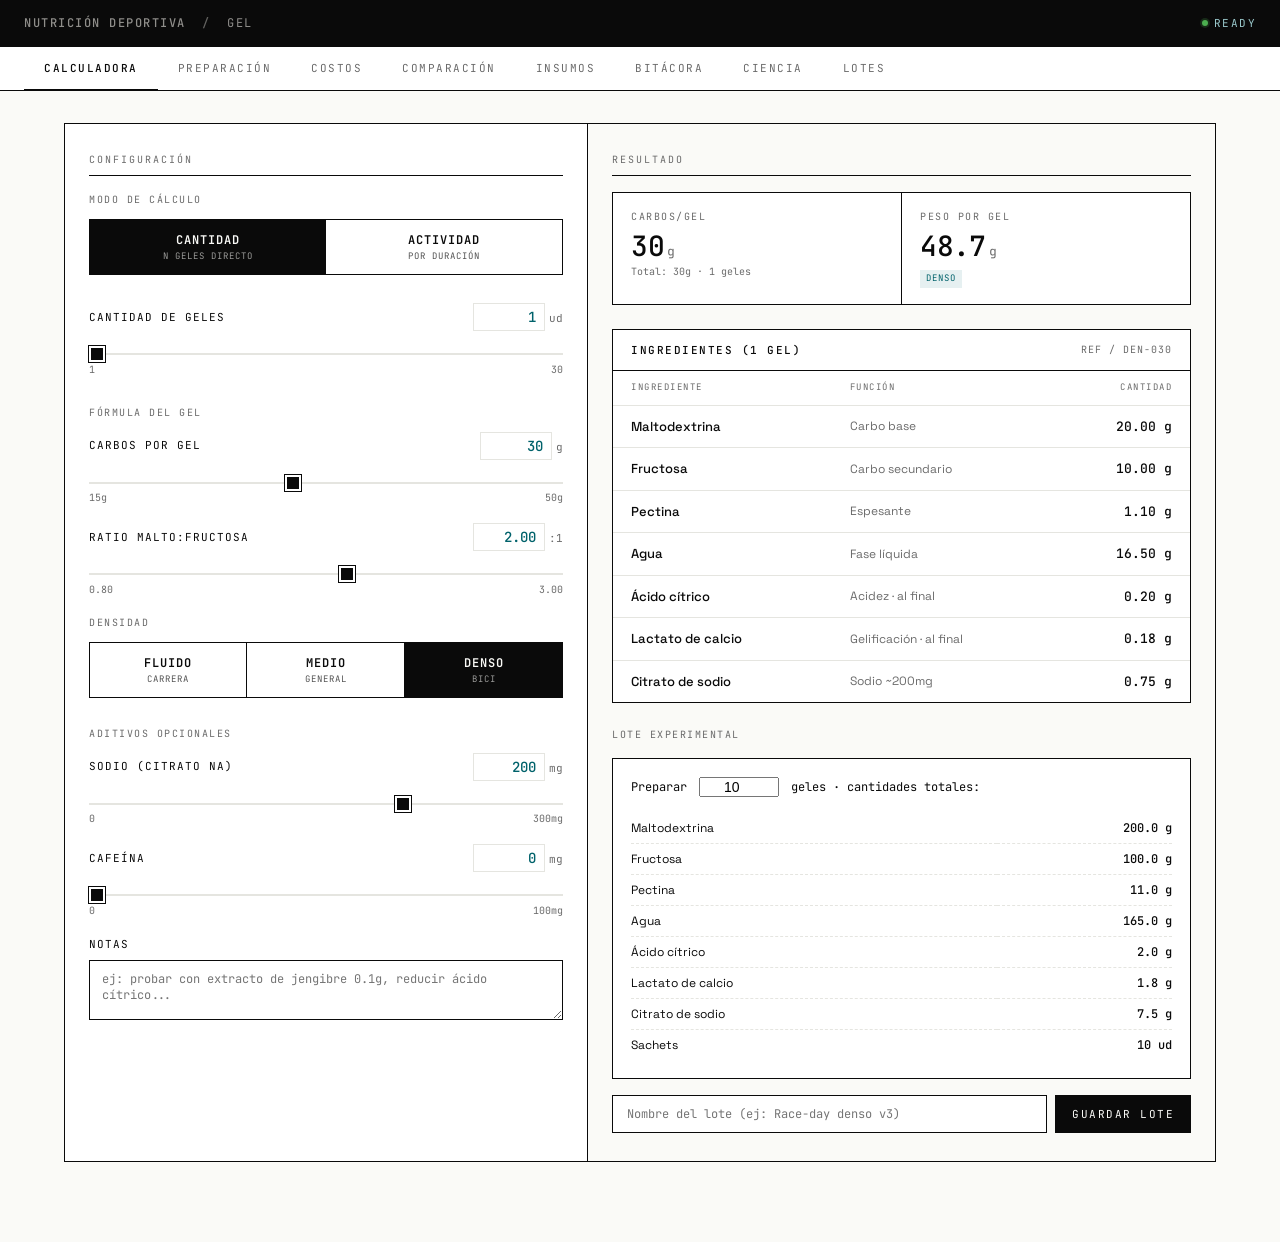
<file: gel.html>
<!DOCTYPE html>
<html lang="es">
<head>
<meta charset="UTF-8">
<meta name="viewport" content="width=device-width, initial-scale=1.0">
<title>Gel · Calculador</title>
<link rel="preconnect" href="https://fonts.googleapis.com">
<link rel="preconnect" href="https://fonts.gstatic.com" crossorigin>
<link href="https://fonts.googleapis.com/css2?family=Space+Grotesk:wght@400;500;600;700&family=JetBrains+Mono:wght@400;500;600&display=swap" rel="stylesheet">
<link rel="stylesheet" href="styles.css">
</head>
<body>

<header>
  <div class="brand">
    <a href="index.html">Nutrición Deportiva</a>
    <span class="sep">/</span>
    <span class="sub">Gel</span>
  </div>
  <div class="status">
    <span class="dot"></span>
    <span>Ready</span>
  </div>
</header>

<nav class="tabs">
  <button class="tab-btn active" data-tab="calc">Calculadora</button>
  <button class="tab-btn" data-tab="prep">Preparación</button>
  <button class="tab-btn" data-tab="costos">Costos</button>
  <button class="tab-btn" data-tab="comparacion">Comparación</button>
  <button class="tab-btn" data-tab="insumos">Insumos</button>
  <button class="tab-btn" data-tab="bitacora">Bitácora</button>
  <button class="tab-btn" data-tab="science">Ciencia</button>
  <button class="tab-btn" data-tab="batches">Lotes <span id="batchCount" style="opacity:0.5;"></span></button>
</nav>

<main>

  <!-- ============ CALCULADORA ============ -->
  <section class="panel active" id="panel-calc">
    <div class="calc-grid">

      <!-- LEFT: INPUTS -->
      <div class="calc-side">
        <div class="section-title">Configuración</div>

        <div class="subsection-label">Modo de cálculo</div>
        <div class="btn-group cols-2">
          <button class="group-btn active" data-mode="quantity">
            <span class="label">Cantidad</span>
            <span class="desc">N geles directo</span>
          </button>
          <button class="group-btn" data-mode="activity">
            <span class="label">Actividad</span>
            <span class="desc">Por duración</span>
          </button>
        </div>

        <!-- MODO CANTIDAD -->
        <div id="modeQuantity" class="subsection">
          <div class="slider-row">
            <div class="slider-header">
              <span class="slider-label">Cantidad de geles</span>
              <div class="slider-value-edit">
                <input type="number" id="quantity_input" class="value-input" value="1" min="1" max="30" step="1">
                <span class="unit">ud</span>
              </div>
            </div>
            <input type="range" id="quantity" min="1" max="30" step="1" value="1">
            <div class="slider-bounds"><span>1</span><span>30</span></div>
          </div>
        </div>

        <!-- MODO ACTIVIDAD -->
        <div id="modeActivity" class="subsection" style="display:none;">
          <div class="subsection-label">Tipo de actividad</div>
          <div class="btn-group cols-3">
            <button class="group-btn active" data-activity="run">
              <span class="label">Carrera</span>
            </button>
            <button class="group-btn" data-activity="bike">
              <span class="label">Ciclismo</span>
            </button>
            <button class="group-btn" data-activity="70.3">
              <span class="label">70.3</span>
            </button>
          </div>

          <!-- Standard activity inputs -->
          <div id="standardActivity">
            <div class="slider-row" style="margin-top: 16px;">
              <div class="slider-header">
                <span class="slider-label">Duración total</span>
                <div class="slider-value-edit">
                  <input type="number" id="duration_input" class="value-input" value="2.0" min="0.5" max="10" step="0.25">
                  <span class="unit">h</span>
                </div>
              </div>
              <input type="range" id="duration" min="0.5" max="10" step="0.25" value="2.0">
              <div class="slider-bounds"><span>30min</span><span>10h</span></div>
            </div>

            <div class="slider-row">
              <div class="slider-header">
                <span class="slider-label">Carbos por hora target</span>
                <div class="slider-value-edit">
                  <input type="number" id="carbsHr_input" class="value-input" value="60" min="20" max="120" step="5">
                  <span class="unit">g/h</span>
                </div>
              </div>
              <input type="range" id="carbsHr" min="20" max="120" step="5" value="60">
              <div class="slider-bounds"><span>20</span><span>120</span></div>
            </div>
          </div>

          <!-- 70.3 specific inputs -->
          <div id="triathlonInputs" style="display:none;">
            <div class="slider-row" style="margin-top: 16px;">
              <div class="slider-header">
                <span class="slider-label">Bici (h)</span>
                <div class="slider-value-edit">
                  <input type="number" id="bikeTime_input" class="value-input" value="2.40" min="1.5" max="4" step="0.05">
                  <span class="unit">h</span>
                </div>
              </div>
              <input type="range" id="bikeTime" min="1.5" max="4" step="0.05" value="2.40">
              <div class="slider-bounds"><span>1:30</span><span>4:00</span></div>
            </div>

            <div class="slider-row">
              <div class="slider-header">
                <span class="slider-label">Carrera (h)</span>
                <div class="slider-value-edit">
                  <input type="number" id="runTime_input" class="value-input" value="1.58" min="1.2" max="3" step="0.05">
                  <span class="unit">h</span>
                </div>
              </div>
              <input type="range" id="runTime" min="1.2" max="3" step="0.05" value="1.58">
              <div class="slider-bounds"><span>1:12</span><span>3:00</span></div>
            </div>

            <div class="slider-row">
              <div class="slider-header">
                <span class="slider-label">Carbos/h en bici</span>
                <div class="slider-value-edit">
                  <input type="number" id="carbsBike_input" class="value-input" value="70" min="40" max="120" step="5">
                  <span class="unit">g/h</span>
                </div>
              </div>
              <input type="range" id="carbsBike" min="40" max="120" step="5" value="70">
              <div class="slider-bounds"><span>40</span><span>120</span></div>
            </div>

            <div class="slider-row">
              <div class="slider-header">
                <span class="slider-label">Carbos/h en carrera</span>
                <div class="slider-value-edit">
                  <input type="number" id="carbsRun_input" class="value-input" value="50" min="30" max="90" step="5">
                  <span class="unit">g/h</span>
                </div>
              </div>
              <input type="range" id="carbsRun" min="30" max="90" step="5" value="50">
              <div class="slider-bounds"><span>30</span><span>90</span></div>
            </div>
          </div>
        </div>

        <div class="subsection">
          <div class="subsection-label">Fórmula del gel</div>

          <div class="slider-row">
            <div class="slider-header">
              <span class="slider-label">Carbos por gel</span>
              <div class="slider-value-edit">
                <input type="number" id="carbsPerGel_input" class="value-input" value="30" min="15" max="50" step="1">
                <span class="unit">g</span>
              </div>
            </div>
            <input type="range" id="carbsPerGel" min="15" max="50" step="1" value="30">
            <div class="slider-bounds"><span>15g</span><span>50g</span></div>
          </div>

          <div class="slider-row">
            <div class="slider-header">
              <span class="slider-label">Ratio malto:fructosa</span>
              <div class="slider-value-edit">
                <input type="number" id="ratio_input" class="value-input" value="2.00" min="0.80" max="3.00" step="0.05">
                <span class="unit">:1</span>
              </div>
            </div>
            <input type="range" id="ratio" min="0.80" max="3.00" step="0.05" value="2.00">
            <div class="slider-bounds"><span>0.80</span><span>3.00</span></div>
          </div>

          <div style="margin-top: 16px;">
            <div class="subsection-label">Densidad</div>
            <div class="btn-group cols-3">
              <button class="group-btn" data-density="fluido">
                <span class="label">Fluido</span>
                <span class="desc">Carrera</span>
              </button>
              <button class="group-btn" data-density="medio">
                <span class="label">Medio</span>
                <span class="desc">General</span>
              </button>
              <button class="group-btn active" data-density="denso">
                <span class="label">Denso</span>
                <span class="desc">Bici</span>
              </button>
            </div>
          </div>
        </div>

        <div class="subsection">
          <div class="subsection-label">Aditivos opcionales</div>

          <div class="slider-row">
            <div class="slider-header">
              <span class="slider-label">Sodio (citrato Na)</span>
              <div class="slider-value-edit">
                <input type="number" id="sodium_input" class="value-input" value="200" min="0" max="300" step="10">
                <span class="unit">mg</span>
              </div>
            </div>
            <input type="range" id="sodium" min="0" max="300" step="10" value="200">
            <div class="slider-bounds"><span>0</span><span>300mg</span></div>
          </div>

          <div class="slider-row">
            <div class="slider-header">
              <span class="slider-label">Cafeína</span>
              <div class="slider-value-edit">
                <input type="number" id="caffeine_input" class="value-input" value="0" min="0" max="100" step="5">
                <span class="unit">mg</span>
              </div>
            </div>
            <input type="range" id="caffeine" min="0" max="100" step="5" value="0">
            <div class="slider-bounds"><span>0</span><span>100mg</span></div>
          </div>

          <div class="slider-row" style="margin-top:14px;">
            <div class="slider-header">
              <span class="slider-label">Notas</span>
            </div>
            <textarea id="notes" placeholder="ej: probar con extracto de jengibre 0.1g, reducir ácido cítrico..."></textarea>
          </div>
        </div>
      </div>

      <!-- RIGHT: OUTPUTS -->
      <div class="calc-side outputs">
        <div class="section-title">Resultado</div>

        <div class="stats-grid">
          <div class="stat-card">
            <div class="stat-label">Carbos/gel</div>
            <div class="stat-value"><span id="outCarbsGel">30</span><span class="stat-unit">g</span></div>
            <div class="stat-sub">Total: <span id="outCarbsTotal">30</span>g · <span id="outNGels">1</span> geles</div>
          </div>
          <div class="stat-card">
            <div class="stat-label">Peso por gel</div>
            <div class="stat-value"><span id="outWeight">49</span><span class="stat-unit">g</span></div>
            <div class="stat-sub" id="outDensityTag"><span class="stat-tag">Denso</span></div>
          </div>
        </div>

        <!-- Plan 70.3 (solo cuando aplica) -->
        <div id="planSection" style="display:none;">
          <div class="subsection-label" style="margin-top:0;">Plan de fueling sugerido</div>
          <div class="plan-table table-wrap">
            <table>
              <thead>
                <tr>
                  <th>Segmento</th>
                  <th class="timing">Tiempo</th>
                  <th>Geles</th>
                  <th class="right">Carbos</th>
                </tr>
              </thead>
              <tbody id="planBody"></tbody>
            </table>
          </div>
        </div>

        <div class="table-wrap" style="margin-top: 8px;">
          <div class="table-header">
            <span class="table-title">Ingredientes (1 gel)</span>
            <span class="table-ref" id="recipeRef">REF / DEN-030</span>
          </div>
          <table>
            <thead>
              <tr>
                <th>Ingrediente</th>
                <th>Función</th>
                <th class="right">Cantidad</th>
              </tr>
            </thead>
            <tbody id="ingredientsBody"></tbody>
          </table>
        </div>

        <div class="subsection-label">Lote experimental</div>
        <div class="lote-section">
          <div class="lote-header">
            <span style="font-family: var(--font-mono); font-size: 12px;">Preparar</span>
            <input type="number" id="loteN" class="lote-input" value="10" min="1" max="200">
            <span style="font-family: var(--font-mono); font-size: 12px;">geles · cantidades totales:</span>
          </div>
          <table class="lote-table" id="loteTable"></table>
        </div>

        <div class="actions">
          <input type="text" id="batchName" placeholder="Nombre del lote (ej: Race-day denso v3)" style="flex:1; padding: 10px 14px;">
          <button class="btn" id="saveBatch">Guardar lote</button>
        </div>
      </div>
    </div>
  </section>

  <!-- ============ PREPARACIÓN ============ -->
  <section class="panel" id="panel-prep">
    <div style="margin-bottom: 24px;">
      <h2 style="font-size: 24px; font-weight: 600; margin-bottom: 8px;">Preparación del gel</h2>
      <p style="color: var(--ink-soft); font-size: 14px;">La pectina + lactato de calcio forman la matriz del gel. El orden de adición es crítico — desviarse genera grumos irreversibles. Sin sorbato: consumo en 24h refrigerado.</p>
    </div>

    <div class="prep-step">
      <div class="step-num">01</div>
      <div class="step-body">
        <div class="step-title">Premezcla seca</div>
        <p>Pesa <strong>maltodextrina + fructosa + pectina</strong> en seco. Mezcla con cuchara o tenedor mínimo 1 minuto.</p>
        <p>La maltodextrina y fructosa dispersan la pectina entre el polvo, impidiendo que forme grumos al contacto con el agua. Este paso es el más importante de toda la receta.</p>
        <div class="step-note">Si la pectina viene apelmazada, tamízala sola antes de pesarla.</div>
      </div>
    </div>

    <div class="prep-step">
      <div class="step-num">02</div>
      <div class="step-body">
        <div class="step-title">Calentar agua</div>
        <p>Calienta el agua a <strong>70-80°C</strong>. No necesita hervir, bien caliente sin burbujear. Microondas: 25-30 seg en taza pequeña.</p>
        <div class="step-note danger">⚠ No disuelvas el lactato de calcio ni el ácido cítrico en el agua todavía. Hacerlo gelifica la pectina instantáneamente al contacto y genera grumos. Siempre van al final.</div>
      </div>
    </div>

    <div class="prep-step">
      <div class="step-num">03</div>
      <div class="step-body">
        <div class="step-title">Hidratar la pectina</div>
        <p>Con el minipimer encendido dentro del agua caliente, agrega la premezcla seca <strong>en lluvia lenta</strong>. Espolvorea poco a poco con la otra mano — nunca todo de golpe.</p>
        <p>Bate a velocidad alta durante <strong>1-2 minutos continuos</strong>. Mantén a 75-80°C. Sin minipimer: bate con fuerza en movimiento circular y cruzando en "8". Debe verse homogénea, sin trozos.</p>
      </div>
    </div>

    <div class="prep-step">
      <div class="step-num">04</div>
      <div class="step-body">
        <div class="step-title">Ácido y calcio al final</div>
        <p>En una tacita, disuelve <strong>ácido cítrico + citrato de sodio</strong> (+ cafeína si aplica) en ~1g de agua. Agrega a la mezcla y bate 20 seg.</p>
        <p>En otra tacita, disuelve <strong>lactato de calcio</strong> en ~1g de agua. Agrega al final y bate 20 seg.</p>
        <div class="step-note warn">El lactato dispara la gelificación. La mezcla empezará a espesar visiblemente. Por eso entra al último.</div>
      </div>
    </div>

    <div class="prep-step">
      <div class="step-num">05</div>
      <div class="step-body">
        <div class="step-title">Reposo, tamizado, envasado</div>
        <p>Reposa <strong>20-30 min a temperatura ambiente</strong>. No refrigerar directo — la red pectina-calcio se forma uniformemente. Frío directo puede dejar zonas con texturas distintas.</p>
        <p>Pasa por <strong>colador fino</strong> al sachet o soft flask. Atrapa cualquier microgrumo residual.</p>
        <p>Refrigera. <strong>Consumir dentro de 24 horas.</strong></p>
        <div class="step-note">Lotes recomendados: 6-8 geles por tanda. Más cantidad y se pierde control de temperatura durante la preparación.</div>
      </div>
    </div>
  </section>

  <!-- ============ COSTOS ============ -->
  <section class="panel" id="panel-costos">
    <div style="margin-bottom: 24px;">
      <h2 style="font-size: 24px; font-weight: 600; margin-bottom: 8px;">Costos del gel</h2>
      <p style="color: var(--ink-soft); font-size: 14px;">Desglose de costo por insumo de tu receta actual.</p>
    </div>

    <div class="stats-grid" style="grid-template-columns: 1fr; max-width: 260px;">
      <div class="stat-card">
        <div class="stat-label">Costo por gel</div>
        <div class="stat-value">$<span id="costOutCost">212</span><span class="stat-unit">CLP</span></div>
        <div class="stat-sub">solo ingredientes</div>
      </div>
    </div>

    <div class="table-wrap">
      <div class="table-header">
        <span class="table-title">Desglose de costo (1 gel)</span>
      </div>
      <table>
        <thead>
          <tr>
            <th>Insumo</th>
            <th class="right">Cantidad</th>
            <th class="right">Precio/g</th>
            <th class="right">Subtotal</th>
          </tr>
        </thead>
        <tbody id="costBreakdownBody"></tbody>
      </table>
    </div>
    <div class="prices-footnote">Precios de referencia · mmpp.cl, actualizado jul-2026.</div>

    <div class="lote-cost-line">
      <span class="label">Costo lote actual (<span id="loteCostN">10</span> geles)</span>
      <span class="value">$<span id="loteCost">2120</span> CLP</span>
    </div>
  </section>

  <!-- ============ COMPARACIÓN ============ -->
  <section class="panel" id="panel-comparacion">
    <div style="margin-bottom: 24px;">
      <h2 style="font-size: 24px; font-weight: 600; margin-bottom: 8px;">Comparación de precios</h2>
      <p style="color: var(--ink-soft); font-size: 14px;">Zona de experimentación: agrega hasta 5 productos comerciales con el precio que tú ingreses (ej: 1 gel individual) y compáralos contra tu costo por gel actual.</p>
    </div>

    <form class="comparison-form" id="comparisonForm">
      <input type="text" id="cmpName" placeholder="Nombre (ej: Maurten Gel 100)">
      <input type="number" id="cmpPrice" placeholder="Precio CLP" min="0" step="1">
      <button type="submit" class="btn">Agregar</button>
    </form>
    <div class="prices-footnote" id="cmpLimitNote" style="display:none;">Máximo 5 productos · elimina uno para agregar otro.</div>

    <div id="comparisonList"></div>
  </section>

  <!-- ============ INSUMOS ============ -->
  <section class="panel" id="panel-insumos">
    <div style="margin-bottom: 24px;">
      <h2 style="font-size: 24px; font-weight: 600; margin-bottom: 8px;">Lista de precios de insumos</h2>
      <p style="color: var(--ink-soft); font-size: 14px;">Precio de referencia por presentación de cada materia prima, según mmpp.cl (actualizado jul-2026). Se comparte con la calculadora de drink mix.</p>
    </div>

    <div class="table-wrap">
      <table>
        <thead>
          <tr>
            <th>Insumo</th>
            <th class="right">Presentación</th>
            <th class="right">Precio presentación</th>
            <th class="right">Precio/g</th>
            <th>Fuente</th>
          </tr>
        </thead>
        <tbody id="insumosBody"></tbody>
      </table>
    </div>
  </section>

  <!-- ============ BITÁCORA ============ -->
  <section class="panel" id="panel-bitacora">
    <div style="margin-bottom: 24px;">
      <h2 style="font-size: 24px; font-weight: 600; margin-bottom: 8px;">Bitácora</h2>
      <p style="color: var(--ink-soft); font-size: 14px;">Notas de entrenamiento y carrera. Se comparte con la calculadora de drink mix.</p>
    </div>

    <form class="bitacora-form" id="bitacoraForm">
      <div>
        <span class="field-label">Fecha</span>
        <input type="date" id="bitacoraDate">
      </div>
      <div>
        <span class="field-label">Vincular a lote (opcional)</span>
        <select id="bitacoraBatch"></select>
      </div>
      <div class="full-row">
        <div>
          <span class="field-label">Nota</span>
          <textarea id="bitacoraText" placeholder="ej: gel denso en rodada de 3h, buena tolerancia, subir sodio la próxima vez..."></textarea>
        </div>
      </div>
      <div class="full-row" style="justify-content:flex-end;">
        <button type="submit" class="btn">Guardar nota</button>
      </div>
    </form>

    <div id="bitacoraList"></div>
  </section>

  <!-- ============ CIENCIA ============ -->
  <section class="panel" id="panel-science">
    <div style="margin-bottom: 24px;">
      <h2 style="font-size: 24px; font-weight: 600; margin-bottom: 8px;">Ciencia del gel</h2>
      <p style="color: var(--ink-soft); font-size: 14px;">Lo esencial para entender qué estás haciendo y por qué.</p>
    </div>

    <div class="tips-grid">

      <div class="tip-card">
        <h3>Dual transport</h3>
        <p><strong>SGLT1</strong> absorbe glucosa/maltodextrina hasta ~60 g/h. <strong>GLUT5</strong> absorbe fructosa hasta ~30-40 g/h adicional. La combinación supera el límite de un solo transportador (hasta 120 g/h con gut training).</p>
        <p>El sodio co-transporta con glucosa en SGLT1, mejorando absorción.</p>
      </div>

      <div class="tip-card">
        <h3>Ratio malto:fructosa</h3>
        <p><strong>2:1</strong> es el estándar, funciona bien hasta 80 g/h, menos dulce.</p>
        <p><strong>1.5:1</strong> punto intermedio. <strong>1:0.8</strong> mejor oxidación a &gt;90 g/h (Podlogar 2022) pero más dulce — el ácido cítrico contrarresta.</p>
      </div>

      <div class="tip-card">
        <h3>Cafeína</h3>
        <p>Dosis efectiva: <strong>3-6 mg/kg</strong> peso corporal total. Para 65kg: 195-390 mg distribuidos en el evento.</p>
        <p>Solo en últimos 60-90 min (últimos 2-3 geles). No usar en entrenamiento salvo simulaciones. Pesar con balanza de 0,01g.</p>
      </div>

      <div class="tip-card">
        <h3>Densidad y tolerancia</h3>
        <p><strong>Bici &gt; carrera</strong> en tolerancia GI (menor impacto mecánico, mejor flujo intestinal).</p>
        <p>Gel <strong>denso</strong> en bici (más energía/volumen), gel <strong>fluido</strong> en carrera (mejor vaciamiento). Reducir carbos/h un 20-30% en carrera respecto a bici.</p>
      </div>

      <div class="tip-card">
        <h3>Osmolalidad</h3>
        <p>Un gel es <strong>hipertónico</strong>: atrae agua al intestino. Si no lo tomas con agua, el efecto osmótico se amplifica y puede causar náuseas o diarrea.</p>
        <p>Versión densa es más hipertónica que la fluida. Siempre consumir con <strong>100-150 mL de agua</strong>.</p>
      </div>

      <div class="tip-card">
        <h3>Timing de ingesta</h3>
        <p>Máximo <strong>1 gel cada 15-20 min</strong>. En triatlón: primer gel en T1 (salida del agua), fueling principal en bici, reducir frecuencia en carrera.</p>
        <p>Geles con cafeína solo en los últimos 60-90 min. Considerar café pre-carrera en el total.</p>
      </div>

      <div class="tip-card">
        <h3>Gut training</h3>
        <p>El SGLT1 se regula al alza con exposición repetida. Incluir geles en entrenamiento al menos <strong>8-10 semanas</strong> antes de la carrera.</p>
        <p>Comenzar con 30-40 g/h e incrementar progresivamente. Mínimo 2 sesiones/semana con ingesta de carbos durante el ejercicio.</p>
      </div>

      <div class="tip-card">
        <h3>Sin conservante</h3>
        <p>Sin sorbato, consumir dentro de <strong>24h refrigerado</strong>. Preparar la víspera de la carrera o entreno.</p>
        <p>Transportar en bolsa térmica si hace calor. Descartar ante cambio de olor, color o textura.</p>
      </div>

      <div class="tip-card">
        <h3>Testeo progresivo</h3>
        <p>Nunca uses un gel en competencia sin haberlo probado en entrenamiento. Secuencia: <strong>reposo → bici Z2 → bici a ritmo carrera → brick → simulación completa.</strong></p>
        <p>Cambiar solo una variable por tanda para identificar qué afecta tolerancia y sabor.</p>
      </div>

    </div>
  </section>

  <!-- ============ LOTES ============ -->
  <section class="panel" id="panel-batches">
    <div style="margin-bottom: 24px; display: flex; justify-content: space-between; align-items: center;">
      <div>
        <h2 style="font-size: 24px; font-weight: 600; margin-bottom: 4px;">Lotes guardados</h2>
        <p style="color: var(--ink-soft); font-size: 14px;">Registra tus experimentos. Compara dos lotes lado a lado.</p>
      </div>
    </div>

    <div class="compare-bar" id="compareBar" style="display:none;">
      <span id="compareBarText">Selecciona 2 lotes para comparar</span>
      <div>
        <button id="compareBtn" disabled>Comparar</button>
        <button id="cancelCompare" style="margin-left:8px;">Cancelar</button>
      </div>
    </div>

    <div id="compareView"></div>
    <div id="batchesList"></div>
  </section>

</main>

<div class="toast" id="toast">Lote guardado</div>

<script src="shared.js"></script>
<script>
// ============ CONSTANTS ============
const DENSITY_FACTORS = {
  fluido: { pectin: 0.0167, water: 0.667, calcium: 0.00333 },
  medio:  { pectin: 0.0267, water: 0.600, calcium: 0.00500 },
  denso:  { pectin: 0.0367, water: 0.550, calcium: 0.00600 }
};
const DENSITY_LABEL = { fluido: 'Fluido', medio: 'Medio', denso: 'Denso' };
const CITRIC_PER_CARB = 0.00667; // 0.2g per 30g carb

const NA_PER_G_CITRATE = 267;

// Precios de insumos: ver PRICES en shared.js (mmpp.cl)
// Comparación con productos comerciales: ver pestaña Comparación (manual, ver GEL_COMPARISON_SEED más abajo)

let state = {
  mode: 'quantity', // 'quantity' or 'activity'
  quantity: 1,
  activity: 'run', // 'run' | 'bike' | '70.3'
  duration: 2.0,
  carbsHr: 60,
  bikeTime: 2.40,
  runTime: 1.58,
  carbsBike: 70,
  carbsRun: 50,
  carbsPerGel: 30,
  ratio: 2.00,
  density: 'denso',
  sodium: 200,
  caffeine: 0,
  notes: ''
};

let savedBatches = [];
let compareMode = false;
let selectedForCompare = [];
let comparisonCtl = null;
const GEL_COMPARISON_SEED = [
  { id: 1, name: 'Maurten Gel 100', price: 2500 }
];

// ============ CALCULATION ============
function calculate() {
  const r = state.ratio;
  const c = state.carbsPerGel;
  const factor = DENSITY_FACTORS[state.density];

  const malto = c * r / (r + 1);
  const fructose = c / (r + 1);
  const pectin = c * factor.pectin;
  const water = c * factor.water;
  const calciumLactate = c * factor.calcium;
  const citricAcid = c * CITRIC_PER_CARB;
  const sodiumCitrate = state.sodium / NA_PER_G_CITRATE;
  const caffeineG = state.caffeine / 1000;

  const weight = malto + fructose + pectin + water + citricAcid + calciumLactate + sodiumCitrate + caffeineG;

  const cost = Math.round(
    malto * PRICES.maltodextrin +
    fructose * PRICES.fructose +
    pectin * PRICES.pectin +
    citricAcid * PRICES.citricAcid +
    calciumLactate * PRICES.calciumLactate +
    sodiumCitrate * PRICES.sodiumCitrate +
    caffeineG * PRICES.caffeine
  );

  return { malto, fructose, pectin, water, calciumLactate, citricAcid, sodiumCitrate, caffeineG, weight, cost };
}

function calculateNGeles() {
  if (state.mode === 'quantity') return state.quantity;
  if (state.activity === '70.3') {
    // T1 (1) + Bici + T2 (1) + Carrera
    const biciG = state.bikeTime * state.carbsBike / state.carbsPerGel;
    const runG = state.runTime * state.carbsRun / state.carbsPerGel;
    return Math.ceil(biciG + runG + 2); // +2 for transitions
  }
  return Math.ceil((state.duration * state.carbsHr) / state.carbsPerGel);
}

function calculate703Plan() {
  const biciCarbs = state.bikeTime * state.carbsBike;
  const runCarbs = state.runTime * state.carbsRun;
  const biciGeles = Math.ceil(biciCarbs / state.carbsPerGel);
  const runGeles = Math.ceil(runCarbs / state.carbsPerGel);
  return [
    { segment: 'T1', timing: 'Salida agua', geles: 1, carbs: state.carbsPerGel, note: 'Estándar' },
    { segment: 'Bici', timing: `${formatHM(state.bikeTime)} target`, geles: biciGeles, carbs: biciGeles * state.carbsPerGel, note: `1 cada ~${Math.round(state.bikeTime * 60 / biciGeles)} min` },
    { segment: 'T2', timing: 'Bajada bici', geles: 1, carbs: state.carbsPerGel, note: 'Con cafeína' },
    { segment: 'Carrera', timing: `${formatHM(state.runTime)} target`, geles: runGeles, carbs: runGeles * state.carbsPerGel, note: `Reducir frecuencia` }
  ];
}

function formatHM(hours) {
  const h = Math.floor(hours);
  const m = Math.round((hours - h) * 60);
  return `${h}:${String(m).padStart(2,'0')}`;
}

// ============ RENDER ============
function render() {
  const c = calculate();
  const n = calculateNGeles();
  const totalCarbs = n * state.carbsPerGel;

  document.getElementById('outCarbsGel').textContent = state.carbsPerGel;
  document.getElementById('outCarbsTotal').textContent = totalCarbs;
  document.getElementById('outNGels').textContent = n;
  document.getElementById('outWeight').textContent = c.weight.toFixed(1);

  document.getElementById('outDensityTag').innerHTML = `<span class="stat-tag">${DENSITY_LABEL[state.density]}</span>`;

  const recipeCode = `${state.density.substring(0,3).toUpperCase()}-${String(state.carbsPerGel).padStart(3,'0')}`;
  document.getElementById('recipeRef').textContent = `REF / ${recipeCode}`;

  // Plan 70.3
  if (state.mode === 'activity' && state.activity === '70.3') {
    const plan = calculate703Plan();
    document.getElementById('planSection').style.display = 'block';
    document.getElementById('planBody').innerHTML = plan.map(p => `
      <tr>
        <td class="ingredient">${p.segment}</td>
        <td class="timing">${p.timing}</td>
        <td>${p.geles} <span style="color:var(--muted);font-size:11px;">· ${p.note}</span></td>
        <td class="num">${p.carbs} g</td>
      </tr>
    `).join('');
    const totalGeles = plan.reduce((s,p) => s+p.geles, 0);
    const totalCarbs = plan.reduce((s,p) => s+p.carbs, 0);
    document.getElementById('planBody').innerHTML += `<tr style="border-top:1px solid var(--ink);">
      <td class="ingredient" style="font-weight:600;">TOTAL</td>
      <td></td>
      <td><strong>${totalGeles} geles</strong></td>
      <td class="num"><strong>${totalCarbs} g</strong></td>
    </tr>`;
  } else {
    document.getElementById('planSection').style.display = 'none';
  }

  // Ingredients table (1 gel)
  const rows = [];
  if (c.malto > 0) rows.push(['Maltodextrina', 'Carbo base', c.malto, 'g']);
  if (c.fructose > 0) rows.push(['Fructosa', 'Carbo secundario', c.fructose, 'g']);
  if (c.pectin > 0) rows.push(['Pectina', 'Espesante', c.pectin, 'g']);
  if (c.water > 0) rows.push(['Agua', 'Fase líquida', c.water, 'g']);
  if (c.citricAcid > 0) rows.push(['Ácido cítrico', 'Acidez · al final', c.citricAcid, 'g']);
  if (c.calciumLactate > 0) rows.push(['Lactato de calcio', 'Gelificación · al final', c.calciumLactate, 'g']);
  if (c.sodiumCitrate > 0) rows.push(['Citrato de sodio', `Sodio ~${state.sodium}mg`, c.sodiumCitrate, 'g']);
  if (state.caffeine > 0) rows.push(['Cafeína anhidra', 'Ergogénico', state.caffeine, 'mg']);

  document.getElementById('ingredientsBody').innerHTML = rows.map(r => {
    const val = r[3] === 'mg' ? r[2].toFixed(0) : r[2].toFixed(2);
    return `<tr><td class="ingredient">${r[0]}</td><td class="role">${r[1]}</td><td class="num">${val} ${r[3]}</td></tr>`;
  }).join('');

  renderCosts(c);
  renderLote(c);
}

// ============ COSTOS (panel separado) ============
function renderCosts(c) {
  document.getElementById('costOutCost').textContent = c.cost.toLocaleString('es-CL');
  if (comparisonCtl) comparisonCtl.refreshSavings(c.cost);

  const breakdown = [];
  if (c.malto > 0) breakdown.push(['Maltodextrina', c.malto, PRICES.maltodextrin]);
  if (c.fructose > 0) breakdown.push(['Fructosa', c.fructose, PRICES.fructose]);
  if (c.pectin > 0) breakdown.push(['Pectina', c.pectin, PRICES.pectin]);
  if (c.citricAcid > 0) breakdown.push(['Ácido cítrico', c.citricAcid, PRICES.citricAcid]);
  if (c.calciumLactate > 0) breakdown.push(['Lactato de calcio', c.calciumLactate, PRICES.calciumLactate]);
  if (c.sodiumCitrate > 0) breakdown.push(['Citrato de sodio', c.sodiumCitrate, PRICES.sodiumCitrate]);
  if (c.caffeineG > 0) breakdown.push(['Cafeína anhidra', c.caffeineG, PRICES.caffeine]);

  let rowsHtml = breakdown.map(([name, qty, price]) => `
    <tr>
      <td class="ingredient">${name}</td>
      <td class="num">${qty.toFixed(2)} g</td>
      <td class="num">$${price.toLocaleString('es-CL')}</td>
      <td class="num">$${Math.round(qty * price).toLocaleString('es-CL')}</td>
    </tr>`).join('');
  rowsHtml += `
    <tr class="cost-total-row">
      <td class="ingredient">Total</td>
      <td></td>
      <td></td>
      <td class="num">$${c.cost.toLocaleString('es-CL')}</td>
    </tr>`;
  document.getElementById('costBreakdownBody').innerHTML = rowsHtml;
}

function renderLote(c) {
  const n = parseInt(document.getElementById('loteN').value) || 1;
  const rows = [];
  if (c.malto > 0) rows.push(['Maltodextrina', c.malto * n, 'g']);
  if (c.fructose > 0) rows.push(['Fructosa', c.fructose * n, 'g']);
  if (c.pectin > 0) rows.push(['Pectina', c.pectin * n, 'g']);
  if (c.water > 0) rows.push(['Agua', c.water * n, 'g']);
  if (c.citricAcid > 0) rows.push(['Ácido cítrico', c.citricAcid * n, 'g']);
  if (c.calciumLactate > 0) rows.push(['Lactato de calcio', c.calciumLactate * n, 'g']);
  if (c.sodiumCitrate > 0) rows.push(['Citrato de sodio', c.sodiumCitrate * n, 'g']);
  if (state.caffeine > 0) rows.push(['Cafeína', state.caffeine * n, 'mg']);
  rows.push(['Sachets', n, 'ud']);

  document.getElementById('loteTable').innerHTML = rows.map(r => {
    const val = r[2] === 'mg' || r[2] === 'ud' ? r[1].toFixed(0) : r[1].toFixed(1);
    return `<tr><td>${r[0]}</td><td>${val} ${r[2]}</td></tr>`;
  }).join('');
  document.getElementById('loteCostN').textContent = n;
  document.getElementById('loteCost').textContent = (c.cost * n).toLocaleString('es-CL');
}

// ============ UI STATE ============
function applyMode(mode) {
  state.mode = mode;
  document.querySelectorAll('[data-mode]').forEach(b => b.classList.toggle('active', b.dataset.mode === mode));
  document.getElementById('modeQuantity').style.display = mode === 'quantity' ? 'block' : 'none';
  document.getElementById('modeActivity').style.display = mode === 'activity' ? 'block' : 'none';
  applyActivity(state.activity);
  saveState();
  render();
}

function applyActivity(activity) {
  state.activity = activity;
  document.querySelectorAll('[data-activity]').forEach(b => b.classList.toggle('active', b.dataset.activity === activity));
  document.getElementById('standardActivity').style.display = activity === '70.3' ? 'none' : 'block';
  document.getElementById('triathlonInputs').style.display = activity === '70.3' ? 'block' : 'none';
  saveState();
  render();
}

function applyDensity(density) {
  state.density = density;
  document.querySelectorAll('[data-density]').forEach(b => b.classList.toggle('active', b.dataset.density === density));
  saveState();
  render();
}

function syncInputsToState() {
  const numericFields = [
    ['quantity', state.quantity, 0],
    ['carbsPerGel', state.carbsPerGel, 0],
    ['ratio', state.ratio, 2],
    ['sodium', state.sodium, 0],
    ['caffeine', state.caffeine, 0],
    ['duration', state.duration, 2],
    ['carbsHr', state.carbsHr, 0],
    ['bikeTime', state.bikeTime, 2],
    ['runTime', state.runTime, 2],
    ['carbsBike', state.carbsBike, 0],
    ['carbsRun', state.carbsRun, 0]
  ];
  numericFields.forEach(([id, val, dec]) => {
    const range = document.getElementById(id);
    const input = document.getElementById(id + '_input');
    if (range) range.value = val;
    if (input) input.value = dec > 0 ? val.toFixed(dec) : val;
  });
  document.getElementById('notes').value = state.notes;
}

// ============ RANGE + INPUT BIND ============
function bindRangeInput(key, isFloat, decimals) {
  const range = document.getElementById(key);
  const input = document.getElementById(key + '_input');
  if (!range || !input) return;

  const update = (val, source) => {
    let v = isFloat ? parseFloat(val) : parseInt(val);
    if (isNaN(v)) return;
    const min = parseFloat(range.min);
    const max = parseFloat(range.max);
    if (v < min) v = min;
    if (v > max) v = max;
    state[key] = v;
    if (source !== 'range') range.value = v;
    if (source !== 'input') input.value = decimals > 0 ? v.toFixed(decimals) : v;
    saveState();
    render();
  };

  range.addEventListener('input', e => update(e.target.value, 'range'));
  input.addEventListener('input', e => {
    let v = isFloat ? parseFloat(e.target.value) : parseInt(e.target.value);
    if (isNaN(v)) return;
    state[key] = v;
    range.value = v;
    saveState();
    render();
  });
  input.addEventListener('blur', e => {
    let v = isFloat ? parseFloat(e.target.value) : parseInt(e.target.value);
    if (isNaN(v)) v = state[key];
    update(v, null);
  });
}

// ============ EVENTS ============
function attachEvents() {
  document.querySelectorAll('[data-mode]').forEach(btn => {
    btn.addEventListener('click', () => applyMode(btn.dataset.mode));
  });
  document.querySelectorAll('[data-activity]').forEach(btn => {
    btn.addEventListener('click', () => applyActivity(btn.dataset.activity));
  });
  document.querySelectorAll('[data-density]').forEach(btn => {
    btn.addEventListener('click', () => applyDensity(btn.dataset.density));
  });

  bindRangeInput('quantity', false, 0);
  bindRangeInput('carbsPerGel', false, 0);
  bindRangeInput('ratio', true, 2);
  bindRangeInput('sodium', false, 0);
  bindRangeInput('caffeine', false, 0);
  bindRangeInput('duration', true, 2);
  bindRangeInput('carbsHr', false, 0);
  bindRangeInput('bikeTime', true, 2);
  bindRangeInput('runTime', true, 2);
  bindRangeInput('carbsBike', false, 0);
  bindRangeInput('carbsRun', false, 0);

  document.getElementById('notes').addEventListener('input', e => {
    state.notes = e.target.value;
    saveState();
  });
  document.getElementById('loteN').addEventListener('input', () => render());
  document.getElementById('saveBatch').addEventListener('click', saveBatch);
  document.querySelectorAll('.tab-btn').forEach(btn => {
    btn.addEventListener('click', () => switchTab(btn.dataset.tab));
  });
  document.getElementById('cancelCompare').addEventListener('click', () => {
    compareMode = false;
    selectedForCompare = [];
    document.getElementById('compareBar').style.display = 'none';
    document.getElementById('compareView').innerHTML = '';
    renderBatches();
  });
}

function switchTab(tab) {
  document.querySelectorAll('.tab-btn').forEach(b => b.classList.toggle('active', b.dataset.tab === tab));
  document.querySelectorAll('.panel').forEach(p => p.classList.toggle('active', p.id === `panel-${tab}`));
  if (tab === 'batches') renderBatches();
  if (tab === 'bitacora' && bitacoraCtl) bitacoraCtl.refreshBatches();
}

// ============ STORAGE ============
function saveState() {
  try { localStorage.setItem('gel_currentState', JSON.stringify(state)); } catch(e) {}
}
function loadState() {
  try {
    const s = localStorage.getItem('gel_currentState');
    if (s) state = { ...state, ...JSON.parse(s) };
  } catch(e) {}
}
function loadBatches() {
  try {
    const b = localStorage.getItem('gel_batches');
    if (b) savedBatches = JSON.parse(b);
  } catch(e) { savedBatches = []; }
  updateBatchCount();
}
function persistBatches() {
  try { localStorage.setItem('gel_batches', JSON.stringify(savedBatches)); } catch(e) {}
  updateBatchCount();
}
function updateBatchCount() {
  document.getElementById('batchCount').textContent = savedBatches.length > 0 ? `· ${savedBatches.length}` : '';
}
function saveBatch() {
  const nameInput = document.getElementById('batchName');
  const name = nameInput.value.trim() || `Lote ${savedBatches.length + 1}`;
  const c = calculate();
  savedBatches.unshift({
    id: Date.now(),
    name,
    state: { ...state },
    calc: { weight: c.weight, cost: c.cost },
    savedAt: new Date().toISOString()
  });
  persistBatches();
  nameInput.value = '';
  showToast(`Guardado: ${name}`);
}
function showToast(msg) {
  const t = document.getElementById('toast');
  t.textContent = msg;
  t.classList.add('show');
  setTimeout(() => t.classList.remove('show'), 2000);
}

// ============ BATCHES UI ============
function renderBatches() {
  const container = document.getElementById('batchesList');
  if (savedBatches.length === 0) {
    container.innerHTML = `<div class="empty-state"><p>Sin lotes guardados · Configura un lote en la calculadora y presiona "Guardar"</p></div>`;
    document.getElementById('compareBar').style.display = 'none';
    return;
  }

  container.innerHTML = savedBatches.map(b => {
    const densityLabel = DENSITY_LABEL[b.state.density] || b.state.density;
    const checked = selectedForCompare.includes(b.id) ? 'checked' : '';
    return `
    <div class="saved-batch">
      <div class="batch-info">
        <h4>
          ${compareMode ? `<input type="checkbox" class="batch-checkbox" data-id="${b.id}" ${checked}>` : ''}
          <span class="batch-preset">${densityLabel}</span>
          ${b.name}
        </h4>
        <div class="batch-stats">${b.state.carbsPerGel}g carbos · ratio ${b.state.ratio.toFixed(2)} · ${b.state.sodium}mg Na · ${b.state.caffeine}mg cafe · $${b.calc.cost.toLocaleString('es-CL')} CLP</div>
        ${b.state.notes ? `<div class="batch-notes">${b.state.notes}</div>` : ''}
      </div>
      <div class="batch-actions">
        <button data-action="load" data-id="${b.id}">Cargar</button>
        <button data-action="delete" data-id="${b.id}" class="danger">Eliminar</button>
      </div>
    </div>`;
  }).join('');

  if (savedBatches.length >= 2) {
    const bar = document.getElementById('compareBar');
    bar.style.display = 'flex';
    document.getElementById('compareBarText').textContent = compareMode ?
      `${selectedForCompare.length} de 2 lotes seleccionados` :
      'Activa modo comparar para seleccionar 2 lotes';
    const cBtn = document.getElementById('compareBtn');
    cBtn.disabled = compareMode && selectedForCompare.length !== 2;
    cBtn.textContent = compareMode ? 'Comparar' : 'Activar modo comparar';
    cBtn.onclick = compareMode ? renderCompareView : () => { compareMode = true; renderBatches(); };
  }

  container.querySelectorAll('button[data-action]').forEach(btn => {
    btn.addEventListener('click', () => {
      const id = parseInt(btn.dataset.id);
      if (btn.dataset.action === 'load') loadBatch(id);
      else deleteBatch(id);
    });
  });
  container.querySelectorAll('.batch-checkbox').forEach(cb => {
    cb.addEventListener('change', () => {
      const id = parseInt(cb.dataset.id);
      if (cb.checked) {
        if (selectedForCompare.length >= 2) { cb.checked = false; showToast('Máximo 2 lotes'); return; }
        selectedForCompare.push(id);
      } else {
        selectedForCompare = selectedForCompare.filter(x => x !== id);
      }
      renderBatches();
    });
  });
}

function loadBatch(id) {
  const batch = savedBatches.find(b => b.id === id);
  if (!batch) return;
  state = { ...batch.state };
  syncInputsToState();
  applyMode(state.mode);
  applyActivity(state.activity);
  applyDensity(state.density);
  saveState();
  render();
  switchTab('calc');
  showToast(`Cargado: ${batch.name}`);
}
function deleteBatch(id) {
  const batch = savedBatches.find(b => b.id === id);
  if (!batch) return;
  if (!confirm(`¿Eliminar "${batch.name}"?`)) return;
  savedBatches = savedBatches.filter(b => b.id !== id);
  selectedForCompare = selectedForCompare.filter(x => x !== id);
  persistBatches();
  renderBatches();
  showToast('Lote eliminado');
}

function renderCompareView() {
  if (selectedForCompare.length !== 2) return;
  const batches = selectedForCompare.map(id => savedBatches.find(b => b.id === id));
  const view = document.getElementById('compareView');
  view.innerHTML = `<div class="compare-view" style="grid-template-columns: 1fr 1fr;">
    ${batches.map(b => `
      <div class="compare-col">
        <h4>${b.name}</h4>
        <div class="meta">${DENSITY_LABEL[b.state.density]} · ${new Date(b.savedAt).toLocaleDateString('es-CL')}</div>
        <table>
          <tr><th>Carbos/gel</th><td class="num">${b.state.carbsPerGel} g</td></tr>
          <tr><th>Ratio</th><td class="num">${b.state.ratio.toFixed(2)}:1</td></tr>
          <tr><th>Densidad</th><td class="num">${DENSITY_LABEL[b.state.density]}</td></tr>
          <tr><th>Peso/gel</th><td class="num">${b.calc.weight.toFixed(1)} g</td></tr>
          <tr><th>Sodio</th><td class="num">${b.state.sodium} mg</td></tr>
          <tr><th>Cafeína</th><td class="num">${b.state.caffeine} mg</td></tr>
          <tr><th>Costo/gel</th><td class="num">$${b.calc.cost.toLocaleString('es-CL')}</td></tr>
        </table>
        ${b.state.notes ? `<div style="margin-top:12px;padding-top:12px;border-top:1px solid var(--hairline);font-size:12px;color:var(--ink-soft);"><strong>Notas:</strong> ${b.state.notes}</div>` : ''}
      </div>`).join('')}
  </div>`;
}

// ============ BITÁCORA INIT ============
let bitacoraCtl = null;
function initBitacora() {
  const dateEl = document.getElementById('bitacoraDate');
  dateEl.value = new Date().toLocaleDateString('en-CA');
  bitacoraCtl = renderBitacoraPanel({
    listEl: document.getElementById('bitacoraList'),
    formEl: document.getElementById('bitacoraForm'),
    dateEl,
    textEl: document.getElementById('bitacoraText'),
    batchSelectEl: document.getElementById('bitacoraBatch'),
    getBatches: () => savedBatches,
    toast: showToast
  });
}

// ============ COMPARACIÓN INIT ============
function initComparison() {
  comparisonCtl = renderComparisonPanel({
    storageKey: 'gel_comparisons',
    seed: GEL_COMPARISON_SEED,
    listEl: document.getElementById('comparisonList'),
    formEl: document.getElementById('comparisonForm'),
    nameEl: document.getElementById('cmpName'),
    priceEl: document.getElementById('cmpPrice'),
    limitNoteEl: document.getElementById('cmpLimitNote')
  });
}

// ============ INIT ============
function init() {
  loadState();
  loadBatches();
  syncInputsToState();
  applyMode(state.mode);
  applyActivity(state.activity);
  applyDensity(state.density);
  attachEvents();
  initComparison();
  initBitacora();
  renderInsumosTable('insumosBody');
  render();
}
init();
</script>

</body>
</html>
</file>
<file: styles.css>
/* ============================================================
   Nutrición Deportiva — Design System
   Dirección B: Instrumento
   ============================================================ */

* { box-sizing: border-box; margin: 0; padding: 0; }

:root {
  --bg: #FAFAF7;
  --surface: #FFFFFF;
  --ink: #0A0A0A;
  --ink-soft: #4A4A4A;
  --muted: #6B6B6B;
  --hairline: #E5E5E0;
  --accent: #00626B;
  --accent-bg: #E6F0F1;
  --warn: #A24F0E;
  --warn-bg: #FAEEDA;
  --danger: #8B1F1F;
  --danger-bg: #FCEBEB;
  --font-sans: 'Space Grotesk', system-ui, sans-serif;
  --font-mono: 'JetBrains Mono', ui-monospace, monospace;
}

html, body { width: 100%; }
body {
  font-family: var(--font-sans);
  background: var(--bg);
  color: var(--ink);
  line-height: 1.5;
  font-size: 15px;
  min-height: 100vh;
}

/* ========== HEADER ========== */
header {
  background: var(--ink);
  color: #E8E6E0;
  padding: 14px 24px;
  display: flex;
  justify-content: space-between;
  align-items: center;
  border-bottom: 1px solid var(--ink);
}
.brand {
  font-family: var(--font-mono);
  font-size: 12px;
  letter-spacing: 1.5px;
  text-transform: uppercase;
  font-weight: 500;
}
.brand .sep { opacity: 0.4; margin: 0 8px; }
.brand .sub { opacity: 0.6; font-weight: 400; }
.brand a { color: inherit; text-decoration: none; opacity: 0.6; }
.brand a:hover { opacity: 1; }
.status {
  display: flex;
  align-items: center;
  gap: 6px;
  font-family: var(--font-mono);
  font-size: 11px;
  letter-spacing: 1.5px;
  text-transform: uppercase;
  color: #9AC9CC;
}
.dot {
  width: 6px; height: 6px;
  border-radius: 50%;
  background: #4CAF50;
  box-shadow: 0 0 0 2px rgba(76,175,80,0.2);
}

/* ========== TABS ========== */
nav.tabs {
  background: var(--surface);
  border-bottom: 1px solid var(--ink);
  padding: 0 24px;
  display: flex;
  gap: 0;
  overflow-x: auto;
}
nav.tabs button {
  background: none;
  border: none;
  padding: 14px 20px;
  font-family: var(--font-mono);
  font-size: 11px;
  letter-spacing: 1.5px;
  text-transform: uppercase;
  color: var(--muted);
  cursor: pointer;
  border-bottom: 2px solid transparent;
  margin-bottom: -1px;
  transition: color 0.15s, border-color 0.15s;
  white-space: nowrap;
}
nav.tabs button:hover { color: var(--ink); }
nav.tabs button.active {
  color: var(--ink);
  border-bottom-color: var(--ink);
  font-weight: 500;
}

main {
  max-width: 1200px;
  margin: 0 auto;
  padding: 32px 24px 80px;
}

.panel { display: none; }
.panel.active { display: block; }

/* ========== CALCULADORA LAYOUT ========== */
.calc-grid {
  display: grid;
  grid-template-columns: 1fr 1.2fr;
  gap: 1px;
  background: var(--ink);
  border: 1px solid var(--ink);
}
.calc-side {
  background: var(--surface);
  padding: 28px 24px;
}
.calc-side.outputs {
  background: var(--bg);
}

/* ========== SECTION TITLES ========== */
.section-title {
  font-family: var(--font-mono);
  font-size: 10px;
  letter-spacing: 2px;
  text-transform: uppercase;
  color: var(--muted);
  margin-bottom: 16px;
  padding-bottom: 8px;
  border-bottom: 1px solid var(--ink);
}
.subsection {
  margin-top: 28px;
}
.subsection-label {
  font-family: var(--font-mono);
  font-size: 10px;
  letter-spacing: 1.5px;
  text-transform: uppercase;
  color: var(--muted);
  margin-bottom: 12px;
}

/* ========== PRESET / BUTTON GROUPS ========== */
.btn-group {
  display: grid;
  gap: 0;
  border: 1px solid var(--ink);
  margin-bottom: 8px;
}
.btn-group.cols-2 { grid-template-columns: repeat(2, 1fr); }
.btn-group.cols-3 { grid-template-columns: repeat(3, 1fr); }
.btn-group.cols-4 { grid-template-columns: repeat(4, 1fr); }
.btn-group.cols-5 { grid-template-columns: repeat(5, 1fr); }

.group-btn {
  background: var(--surface);
  border: none;
  border-right: 1px solid var(--ink);
  padding: 12px 8px;
  cursor: pointer;
  font-family: var(--font-mono);
  font-size: 11px;
  letter-spacing: 1px;
  text-transform: uppercase;
  color: var(--ink);
  text-align: center;
  transition: background 0.15s;
}
.group-btn:last-child { border-right: none; }
.group-btn:hover { background: #F0EFEA; }
.group-btn.active {
  background: var(--ink);
  color: #FAFAF7;
}
.group-btn .label { font-weight: 600; font-size: 12px; }
.group-btn .desc {
  font-size: 9px;
  opacity: 0.7;
  display: block;
  margin-top: 2px;
  font-weight: 400;
}
.group-btn.active .desc { opacity: 0.6; }

/* ========== SLIDERS + MANUAL INPUTS ========== */
.slider-row {
  margin-bottom: 18px;
}
.slider-header {
  display: flex;
  justify-content: space-between;
  align-items: center;
  margin-bottom: 8px;
  gap: 12px;
}
.slider-label {
  font-family: var(--font-mono);
  font-size: 11px;
  letter-spacing: 1px;
  text-transform: uppercase;
  color: var(--ink);
}
.slider-value-edit {
  display: flex;
  align-items: baseline;
  gap: 4px;
  flex-shrink: 0;
}
.value-input {
  width: 72px;
  padding: 4px 8px;
  font-family: var(--font-mono);
  font-size: 14px;
  font-weight: 500;
  color: var(--accent);
  border: 1px solid var(--hairline);
  background: var(--surface);
  text-align: right;
  border-radius: 0;
  font-feature-settings: "tnum";
  -moz-appearance: textfield;
}
.value-input::-webkit-inner-spin-button,
.value-input::-webkit-outer-spin-button {
  -webkit-appearance: none;
  margin: 0;
}
.value-input:focus {
  outline: none;
  border-color: var(--accent);
  box-shadow: 0 0 0 1px var(--accent);
}
.value-input:hover { border-color: var(--ink); }
.slider-value-edit .unit {
  font-family: var(--font-mono);
  font-size: 11px;
  color: var(--muted);
}

input[type="range"] {
  -webkit-appearance: none;
  appearance: none;
  width: 100%;
  height: 2px;
  background: var(--hairline);
  border-radius: 0;
  outline: none;
  margin: 6px 0;
}
input[type="range"]::-webkit-slider-thumb {
  -webkit-appearance: none;
  appearance: none;
  width: 16px;
  height: 16px;
  background: var(--ink);
  cursor: pointer;
  border-radius: 0;
  border: 2px solid var(--surface);
  box-shadow: 0 0 0 1px var(--ink);
}
input[type="range"]::-moz-range-thumb {
  width: 16px;
  height: 16px;
  background: var(--ink);
  cursor: pointer;
  border-radius: 0;
  border: 2px solid var(--surface);
  box-shadow: 0 0 0 1px var(--ink);
}
.slider-bounds {
  display: flex;
  justify-content: space-between;
  font-family: var(--font-mono);
  font-size: 10px;
  color: var(--muted);
}

/* ========== SELECT / TEXT INPUTS ========== */
select {
  width: 100%;
  padding: 10px 12px;
  font-family: var(--font-mono);
  font-size: 12px;
  border: 1px solid var(--ink);
  background: var(--surface);
  color: var(--ink);
  border-radius: 0;
  cursor: pointer;
  -webkit-appearance: none;
  appearance: none;
  background-image: url("data:image/svg+xml;utf8,<svg xmlns='http://www.w3.org/2000/svg' width='10' height='6' viewBox='0 0 10 6'><path fill='%230A0A0A' d='M0 0l5 6 5-6z'/></svg>");
  background-repeat: no-repeat;
  background-position: right 12px center;
}
textarea, input[type="text"] {
  width: 100%;
  padding: 10px 12px;
  font-family: var(--font-mono);
  font-size: 12px;
  border: 1px solid var(--ink);
  background: var(--surface);
  color: var(--ink);
  border-radius: 0;
  resize: vertical;
  font-feature-settings: "tnum";
}
textarea { min-height: 60px; }
textarea:focus, input:focus, select:focus {
  outline: none;
  box-shadow: 0 0 0 2px var(--accent);
}

/* ========== OUTPUT STATS ========== */
.stats-grid {
  display: grid;
  grid-template-columns: repeat(2, 1fr);
  gap: 1px;
  background: var(--ink);
  border: 1px solid var(--ink);
  margin-bottom: 24px;
}
.stats-grid.cols-3 { grid-template-columns: repeat(3, 1fr); }
.stat-card {
  background: var(--surface);
  padding: 16px 18px;
}
.stat-label {
  font-family: var(--font-mono);
  font-size: 10px;
  letter-spacing: 1.5px;
  text-transform: uppercase;
  color: var(--muted);
  margin-bottom: 8px;
}
.stat-value {
  font-family: var(--font-mono);
  font-size: 28px;
  font-weight: 500;
  color: var(--ink);
  line-height: 1;
  letter-spacing: -0.02em;
}
.stat-unit {
  font-size: 13px;
  color: var(--muted);
  margin-left: 3px;
  font-weight: 400;
}
.stat-sub {
  font-family: var(--font-mono);
  font-size: 10px;
  color: var(--muted);
  margin-top: 4px;
}
.stat-tag {
  display: inline-block;
  font-family: var(--font-mono);
  font-size: 9px;
  letter-spacing: 1px;
  text-transform: uppercase;
  padding: 2px 6px;
  margin-top: 6px;
  background: var(--accent-bg);
  color: var(--accent);
}
.stat-tag.warn { background: var(--warn-bg); color: var(--warn); }
.stat-tag.danger { background: var(--danger-bg); color: var(--danger); }

/* ========== TABLE ========== */
.table-wrap {
  background: var(--surface);
  border: 1px solid var(--ink);
  margin-bottom: 24px;
}
.table-header {
  padding: 12px 18px;
  border-bottom: 1px solid var(--ink);
  display: flex;
  justify-content: space-between;
  align-items: center;
}
.table-title {
  font-family: var(--font-mono);
  font-size: 11px;
  letter-spacing: 1.5px;
  text-transform: uppercase;
  font-weight: 500;
}
.table-ref {
  font-family: var(--font-mono);
  font-size: 10px;
  color: var(--muted);
  letter-spacing: 1px;
}
table {
  width: 100%;
  border-collapse: collapse;
  font-size: 13px;
}
thead th {
  text-align: left;
  font-family: var(--font-mono);
  font-size: 9px;
  letter-spacing: 1.5px;
  text-transform: uppercase;
  color: var(--muted);
  border-bottom: 1px solid var(--hairline);
  padding: 10px 18px;
  font-weight: 400;
}
thead th.right { text-align: right; }
tbody td {
  padding: 11px 18px;
  border-bottom: 1px solid var(--hairline);
}
tbody tr:last-child td { border-bottom: none; }
td.ingredient { font-weight: 500; }
td.role { color: var(--muted); font-size: 12px; }
td.num {
  text-align: right;
  font-family: var(--font-mono);
  font-variant-numeric: tabular-nums;
  font-weight: 500;
}
td.timing {
  font-family: var(--font-mono);
  font-size: 11px;
  color: var(--muted);
  text-transform: uppercase;
  letter-spacing: 0.5px;
}

/* ========== COMPARATIVE ========== */
.comp-row {
  background: var(--surface);
  border: 1px solid var(--hairline);
  border-left: 3px solid var(--accent);
  padding: 12px 16px;
  margin-bottom: 8px;
  display: flex;
  justify-content: space-between;
  align-items: center;
}
.comp-label {
  font-family: var(--font-mono);
  font-size: 11px;
  color: var(--ink);
}
.comp-savings {
  font-family: var(--font-mono);
  font-size: 13px;
  font-weight: 500;
  color: var(--accent);
}

/* ========== ACTIONS ========== */
.actions {
  display: flex;
  gap: 8px;
  margin-top: 16px;
}
button.btn {
  background: var(--ink);
  color: #FAFAF7;
  border: 1px solid var(--ink);
  padding: 10px 16px;
  font-family: var(--font-mono);
  font-size: 11px;
  letter-spacing: 1.5px;
  text-transform: uppercase;
  cursor: pointer;
  border-radius: 0;
  transition: opacity 0.15s;
}
button.btn:hover { opacity: 0.85; }
button.btn.secondary {
  background: var(--surface);
  color: var(--ink);
}
button.btn.secondary:hover { background: #F0EFEA; }

/* ========== LOTE EXPERIMENTAL ========== */
.lote-section {
  background: var(--surface);
  border: 1px solid var(--ink);
  padding: 18px;
  margin-top: 16px;
}
.lote-header {
  display: flex;
  align-items: center;
  gap: 12px;
  margin-bottom: 16px;
  flex-wrap: wrap;
}
.lote-input {
  width: 80px;
  text-align: center;
  font-size: 14px;
  font-weight: 500;
}
.lote-table {
  width: 100%;
  font-size: 12px;
}
.lote-table td {
  padding: 6px 0;
  border-bottom: 1px dashed var(--hairline);
}
.lote-table td:last-child {
  text-align: right;
  font-family: var(--font-mono);
  font-weight: 500;
}
.lote-total {
  display: flex;
  justify-content: space-between;
  padding-top: 10px;
  margin-top: 10px;
  border-top: 1px solid var(--ink);
  font-family: var(--font-mono);
  font-size: 13px;
  font-weight: 500;
}

/* ========== PREP STEPS ========== */
.prep-step {
  background: var(--surface);
  border: 1px solid var(--ink);
  padding: 24px;
  margin-bottom: 16px;
  display: grid;
  grid-template-columns: 60px 1fr;
  gap: 24px;
}
.step-num {
  font-family: var(--font-mono);
  font-size: 36px;
  font-weight: 500;
  color: var(--accent);
  line-height: 1;
}
.step-title {
  font-size: 18px;
  font-weight: 600;
  margin-bottom: 8px;
}
.step-body p {
  margin-bottom: 8px;
  color: var(--ink-soft);
  font-size: 14px;
}
.step-note {
  margin-top: 12px;
  padding: 10px 14px;
  background: var(--accent-bg);
  border-left: 3px solid var(--accent);
  font-size: 13px;
  font-family: var(--font-mono);
  color: var(--ink);
}
.step-note.warn {
  background: var(--warn-bg);
  border-left-color: var(--warn);
  color: var(--warn);
}
.step-note.danger {
  background: var(--danger-bg);
  border-left-color: var(--danger);
  color: var(--danger);
}

/* ========== TIPS ========== */
.tips-grid {
  display: grid;
  grid-template-columns: repeat(2, 1fr);
  gap: 16px;
}
.tip-card {
  background: var(--surface);
  border: 1px solid var(--ink);
  padding: 20px;
}
.tip-card h3 {
  font-family: var(--font-mono);
  font-size: 11px;
  letter-spacing: 1.5px;
  text-transform: uppercase;
  color: var(--accent);
  margin-bottom: 12px;
  padding-bottom: 8px;
  border-bottom: 1px solid var(--hairline);
}
.tip-card p {
  font-size: 14px;
  color: var(--ink-soft);
  margin-bottom: 10px;
}
.tip-card p:last-child { margin-bottom: 0; }
.tip-card strong {
  color: var(--ink);
  font-weight: 500;
}
.tip-card code {
  font-family: var(--font-mono);
  font-size: 12px;
  background: var(--bg);
  padding: 1px 5px;
}

/* ========== SAVED BATCHES ========== */
.saved-batch {
  background: var(--surface);
  border: 1px solid var(--ink);
  padding: 18px 20px;
  margin-bottom: 12px;
  display: grid;
  grid-template-columns: 1fr auto;
  gap: 16px;
  align-items: center;
}
.batch-info h4 {
  font-size: 16px;
  margin-bottom: 4px;
  display: flex;
  align-items: center;
  gap: 12px;
}
.batch-preset {
  font-family: var(--font-mono);
  font-size: 9px;
  letter-spacing: 1px;
  padding: 2px 6px;
  background: var(--ink);
  color: var(--surface);
  text-transform: uppercase;
}
.batch-stats {
  font-family: var(--font-mono);
  font-size: 11px;
  color: var(--muted);
  letter-spacing: 0.5px;
}
.batch-notes {
  font-size: 12px;
  color: var(--ink-soft);
  margin-top: 6px;
  font-style: italic;
}
.batch-actions {
  display: flex;
  gap: 6px;
}
.batch-actions button {
  padding: 6px 10px;
  font-size: 10px;
  background: var(--surface);
  border: 1px solid var(--ink);
  color: var(--ink);
  font-family: var(--font-mono);
  letter-spacing: 1px;
  text-transform: uppercase;
  cursor: pointer;
}
.batch-actions button:hover { background: var(--bg); }
.batch-actions button.danger { color: var(--danger); border-color: var(--danger); }
.batch-actions button.danger:hover { background: var(--danger-bg); }
.batch-checkbox {
  width: 18px; height: 18px;
  accent-color: var(--ink);
  margin-right: 8px;
}
.empty-state {
  text-align: center;
  padding: 60px 20px;
  background: var(--surface);
  border: 1px dashed var(--ink);
}
.empty-state p {
  font-family: var(--font-mono);
  font-size: 12px;
  color: var(--muted);
  letter-spacing: 1px;
  text-transform: uppercase;
}
.compare-bar {
  background: var(--ink);
  color: var(--surface);
  padding: 12px 20px;
  margin-bottom: 16px;
  display: flex;
  justify-content: space-between;
  align-items: center;
  font-family: var(--font-mono);
  font-size: 11px;
  letter-spacing: 1px;
  text-transform: uppercase;
}
.compare-bar button {
  background: var(--surface);
  color: var(--ink);
  border: none;
  padding: 6px 12px;
  font-family: var(--font-mono);
  font-size: 10px;
  letter-spacing: 1px;
  text-transform: uppercase;
  cursor: pointer;
}
.compare-bar button:disabled { opacity: 0.4; cursor: not-allowed; }
.compare-view {
  display: grid;
  gap: 1px;
  background: var(--ink);
  border: 1px solid var(--ink);
  margin-bottom: 24px;
}
.compare-col {
  background: var(--surface);
  padding: 20px;
}
.compare-col h4 {
  font-size: 15px;
  margin-bottom: 4px;
}
.compare-col .meta {
  font-family: var(--font-mono);
  font-size: 10px;
  color: var(--muted);
  margin-bottom: 12px;
  letter-spacing: 1px;
  text-transform: uppercase;
}
.compare-col table { font-size: 12px; }
.compare-col th { padding: 6px 0; text-align: left; }
.compare-col td { padding: 6px 0; }

/* ========== 70.3 PLAN ========== */
.plan-table {
  background: var(--surface);
  border: 1px solid var(--ink);
  margin-bottom: 16px;
}
.plan-table .table-header {
  background: var(--ink);
  color: var(--surface);
  border-bottom: none;
}
.plan-table thead th {
  background: var(--bg);
  border-bottom: 1px solid var(--hairline);
}

/* ========== COST BREAKDOWN ========== */
.cost-total-row td {
  border-top: 1px solid var(--ink);
  font-weight: 600;
}
.price-note {
  font-family: var(--font-mono);
  font-size: 9px;
  letter-spacing: 0.5px;
  color: var(--warn);
  text-transform: uppercase;
}
.prices-footnote {
  font-family: var(--font-mono);
  font-size: 10px;
  color: var(--muted);
  letter-spacing: 0.5px;
  margin-top: 8px;
  margin-bottom: 24px;
}
.lote-cost-line {
  background: var(--surface);
  border: 1px solid var(--ink);
  padding: 14px 18px;
  margin-top: 16px;
  display: flex;
  justify-content: space-between;
  align-items: baseline;
  font-family: var(--font-mono);
}
.lote-cost-line .label {
  font-size: 11px;
  letter-spacing: 1px;
  text-transform: uppercase;
  color: var(--muted);
}
.lote-cost-line .value {
  font-size: 18px;
  font-weight: 500;
  color: var(--ink);
}

/* ========== COMPARACIÓN MANUAL ========== */
.comparison-form {
  display: flex;
  gap: 10px;
  margin-bottom: 12px;
}
.comparison-form input[type="text"] { flex: 1; }
.comparison-form input[type="number"] { width: 140px; }
.comparison-row {
  background: var(--surface);
  border: 1px solid var(--hairline);
  border-left: 3px solid var(--accent);
  padding: 10px 14px;
  margin-bottom: 8px;
  display: flex;
  align-items: center;
  gap: 12px;
}
.comparison-row .cmp-name-input {
  flex: 1;
  border: none;
  background: transparent;
  padding: 4px 0;
  font-family: var(--font-sans);
  font-size: 14px;
}
.comparison-row .cmp-name-input:focus { box-shadow: none; border-bottom: 1px solid var(--accent); }
.comparison-row .cmp-price-input {
  width: 110px;
  text-align: right;
  font-weight: 500;
}
.comparison-row .cmp-savings {
  font-family: var(--font-mono);
  font-size: 13px;
  font-weight: 500;
  color: var(--accent);
  width: 56px;
  text-align: right;
}
.comparison-row .cmp-savings.negative { color: var(--danger); }
.comparison-row .cmp-delete {
  padding: 6px 10px;
  font-size: 10px;
  background: var(--surface);
  border: 1px solid var(--danger);
  color: var(--danger);
  font-family: var(--font-mono);
  letter-spacing: 1px;
  text-transform: uppercase;
  cursor: pointer;
  flex-shrink: 0;
}
.comparison-row .cmp-delete:hover { background: var(--danger-bg); }

/* ========== BITÁCORA ========== */
.bitacora-form {
  background: var(--surface);
  border: 1px solid var(--ink);
  padding: 20px;
  margin-bottom: 24px;
  display: grid;
  grid-template-columns: 160px 1fr;
  gap: 14px;
  align-items: start;
}
.bitacora-form .field-label {
  font-family: var(--font-mono);
  font-size: 10px;
  letter-spacing: 1.5px;
  text-transform: uppercase;
  color: var(--muted);
  margin-bottom: 6px;
  display: block;
}
.bitacora-form .full-row {
  grid-column: 1 / -1;
  display: flex;
  gap: 14px;
  flex-wrap: wrap;
}
.bitacora-form .full-row > div { flex: 1; min-width: 180px; }
.bitacora-form textarea { min-height: 80px; }
.bitacora-form .actions { margin-top: 0; }
.bitacora-entry {
  background: var(--surface);
  border: 1px solid var(--ink);
  padding: 16px 20px;
  margin-bottom: 12px;
}
.bitacora-entry-head {
  display: flex;
  align-items: center;
  gap: 12px;
  margin-bottom: 8px;
}
.bitacora-date {
  font-family: var(--font-mono);
  font-size: 11px;
  letter-spacing: 1px;
  text-transform: uppercase;
  color: var(--ink);
  font-weight: 500;
}
.bitacora-batch-tag {
  font-family: var(--font-mono);
  font-size: 9px;
  letter-spacing: 1px;
  padding: 2px 6px;
  background: var(--accent-bg);
  color: var(--accent);
  text-transform: uppercase;
}
.bitacora-entry-head .bitacora-delete {
  margin-left: auto;
  padding: 4px 8px;
  font-size: 9px;
  background: var(--surface);
  border: 1px solid var(--danger);
  color: var(--danger);
  font-family: var(--font-mono);
  letter-spacing: 1px;
  text-transform: uppercase;
  cursor: pointer;
}
.bitacora-entry-head .bitacora-delete:hover { background: var(--danger-bg); }
.bitacora-text {
  font-size: 14px;
  color: var(--ink-soft);
  white-space: pre-wrap;
  line-height: 1.6;
}

/* ========== TOAST ========== */
.toast {
  position: fixed;
  bottom: 24px;
  left: 50%;
  transform: translateX(-50%) translateY(20px);
  background: var(--ink);
  color: var(--surface);
  padding: 10px 18px;
  font-family: var(--font-mono);
  font-size: 11px;
  letter-spacing: 1.5px;
  text-transform: uppercase;
  opacity: 0;
  transition: opacity 0.2s, transform 0.2s;
  z-index: 100;
  pointer-events: none;
}
.toast.show {
  opacity: 1;
  transform: translateX(-50%) translateY(0);
}

/* ========== RESPONSIVE ========== */
@media (max-width: 900px) {
  .calc-grid { grid-template-columns: 1fr; }
  .tips-grid { grid-template-columns: 1fr; }
  .stats-grid, .stats-grid.cols-3 { grid-template-columns: 1fr 1fr; }
  .btn-group.cols-4 { grid-template-columns: repeat(2, 1fr); }
  .btn-group.cols-5 { grid-template-columns: repeat(3, 1fr); }
  .bitacora-form { grid-template-columns: 1fr; }
}
@media (max-width: 500px) {
  main { padding: 20px 12px 60px; }
  .calc-side { padding: 20px 16px; }
  nav.tabs button { padding: 12px 14px; font-size: 10px; }
  .value-input { width: 64px; font-size: 13px; }
  .saved-batch { grid-template-columns: 1fr; }
  .stats-grid.cols-3 { grid-template-columns: 1fr; }
  .lote-cost-line { flex-direction: column; gap: 4px; }
  .comparison-form { flex-direction: column; }
  .comparison-form input[type="number"] { width: 100%; }
  .comparison-row { flex-wrap: wrap; }
  .comparison-row .cmp-name-input { flex-basis: 100%; }
}
</file>
